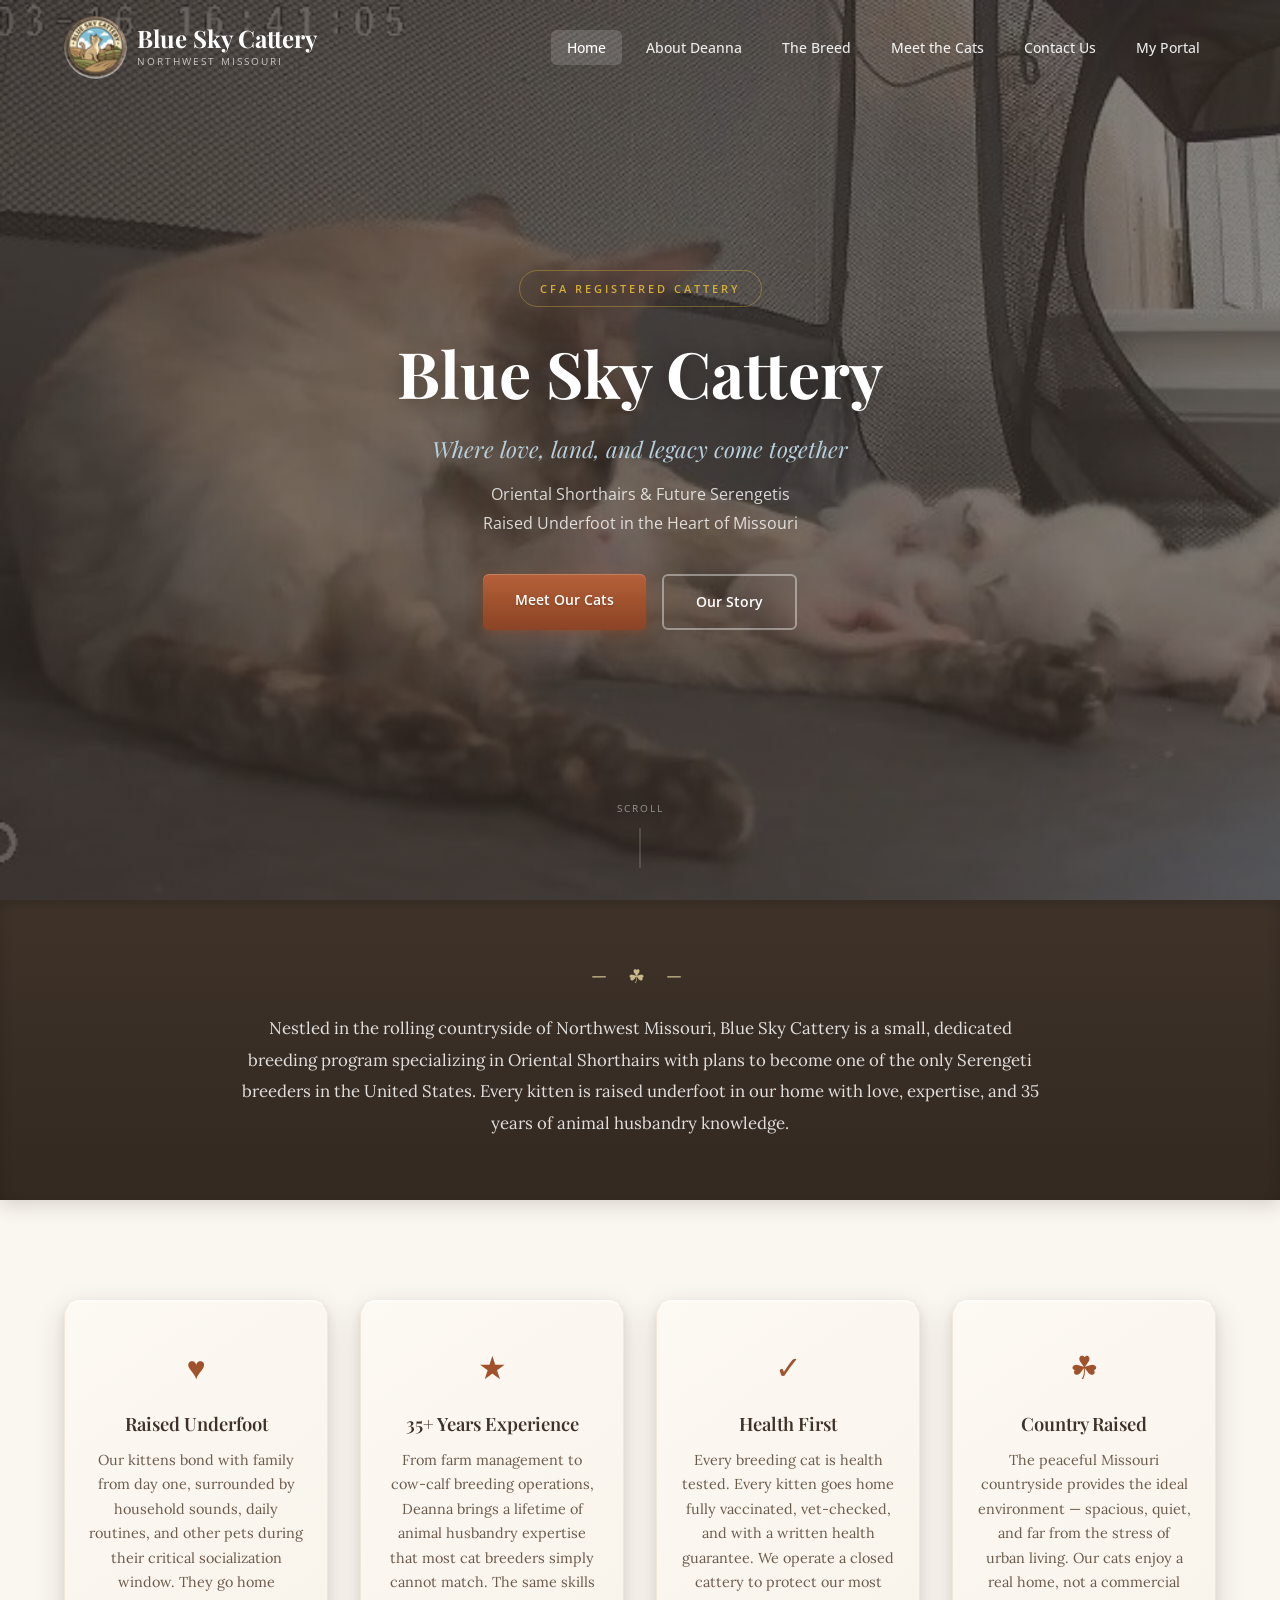
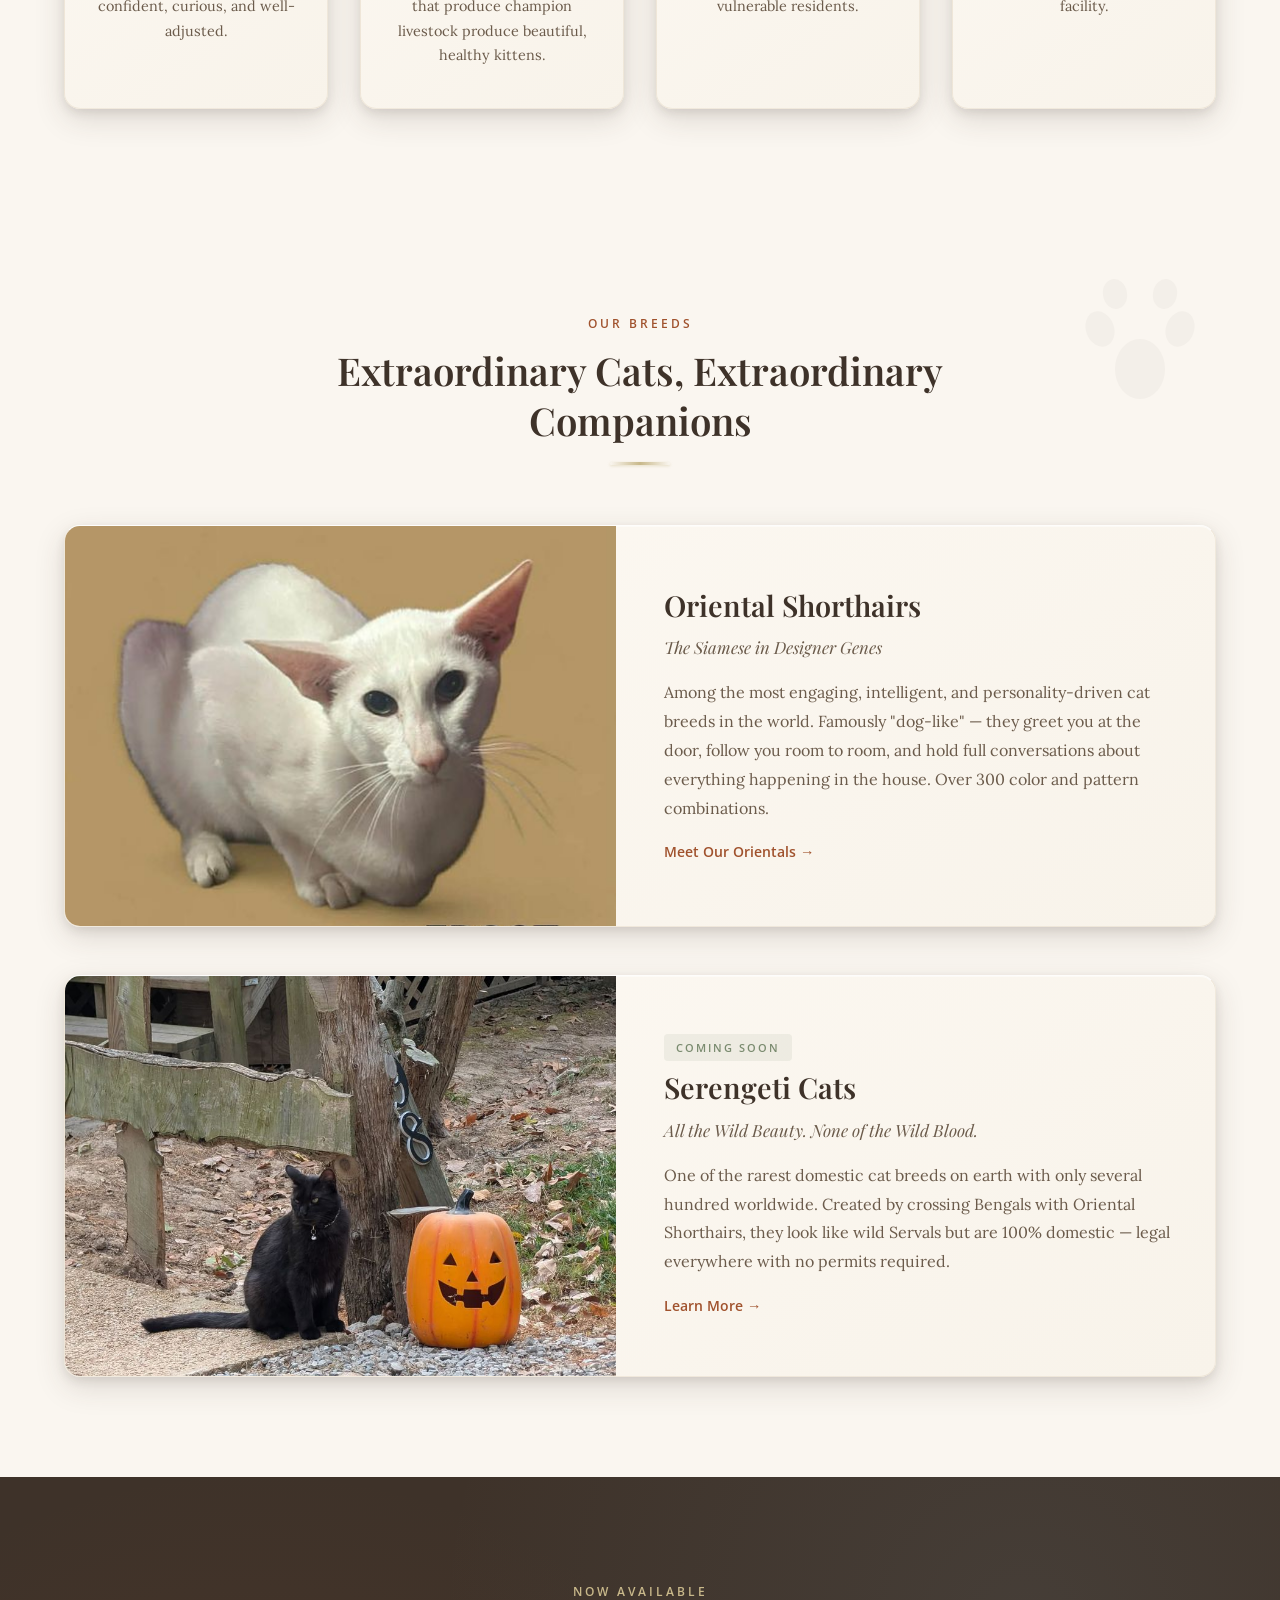
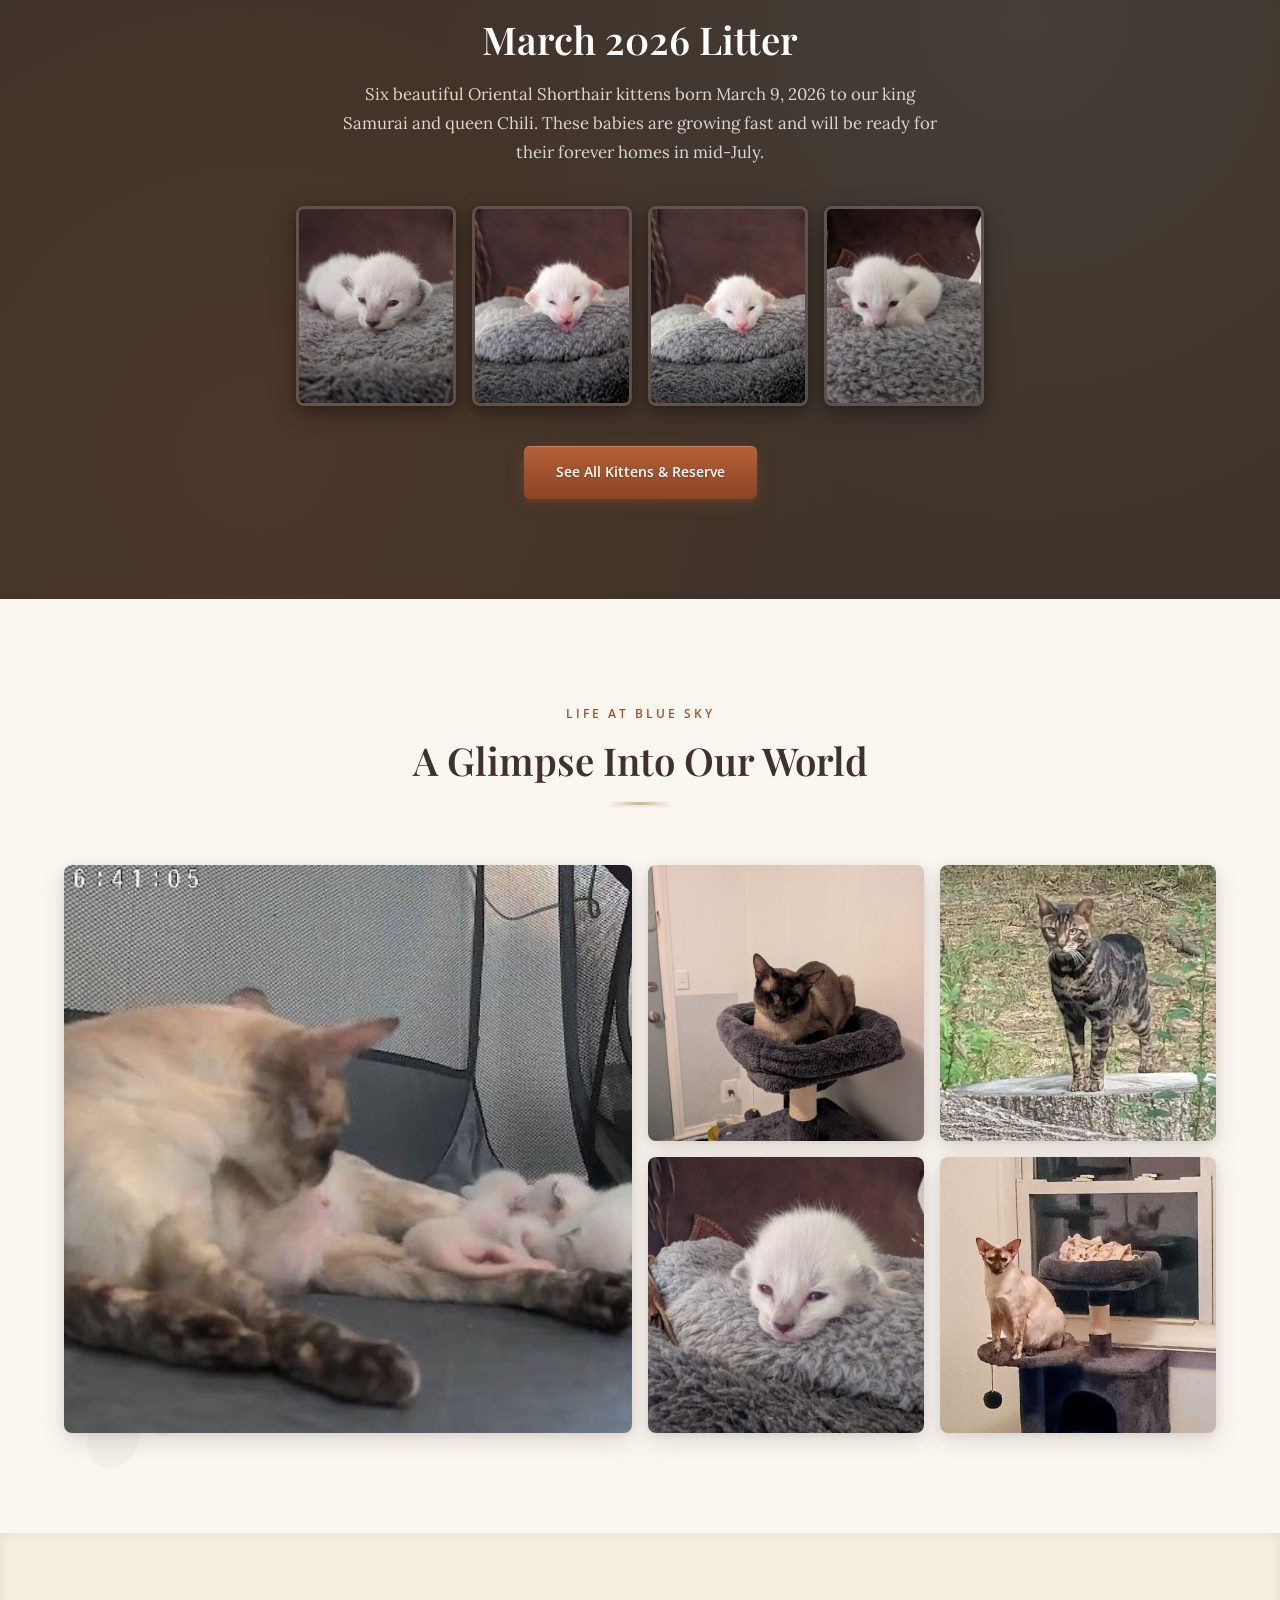
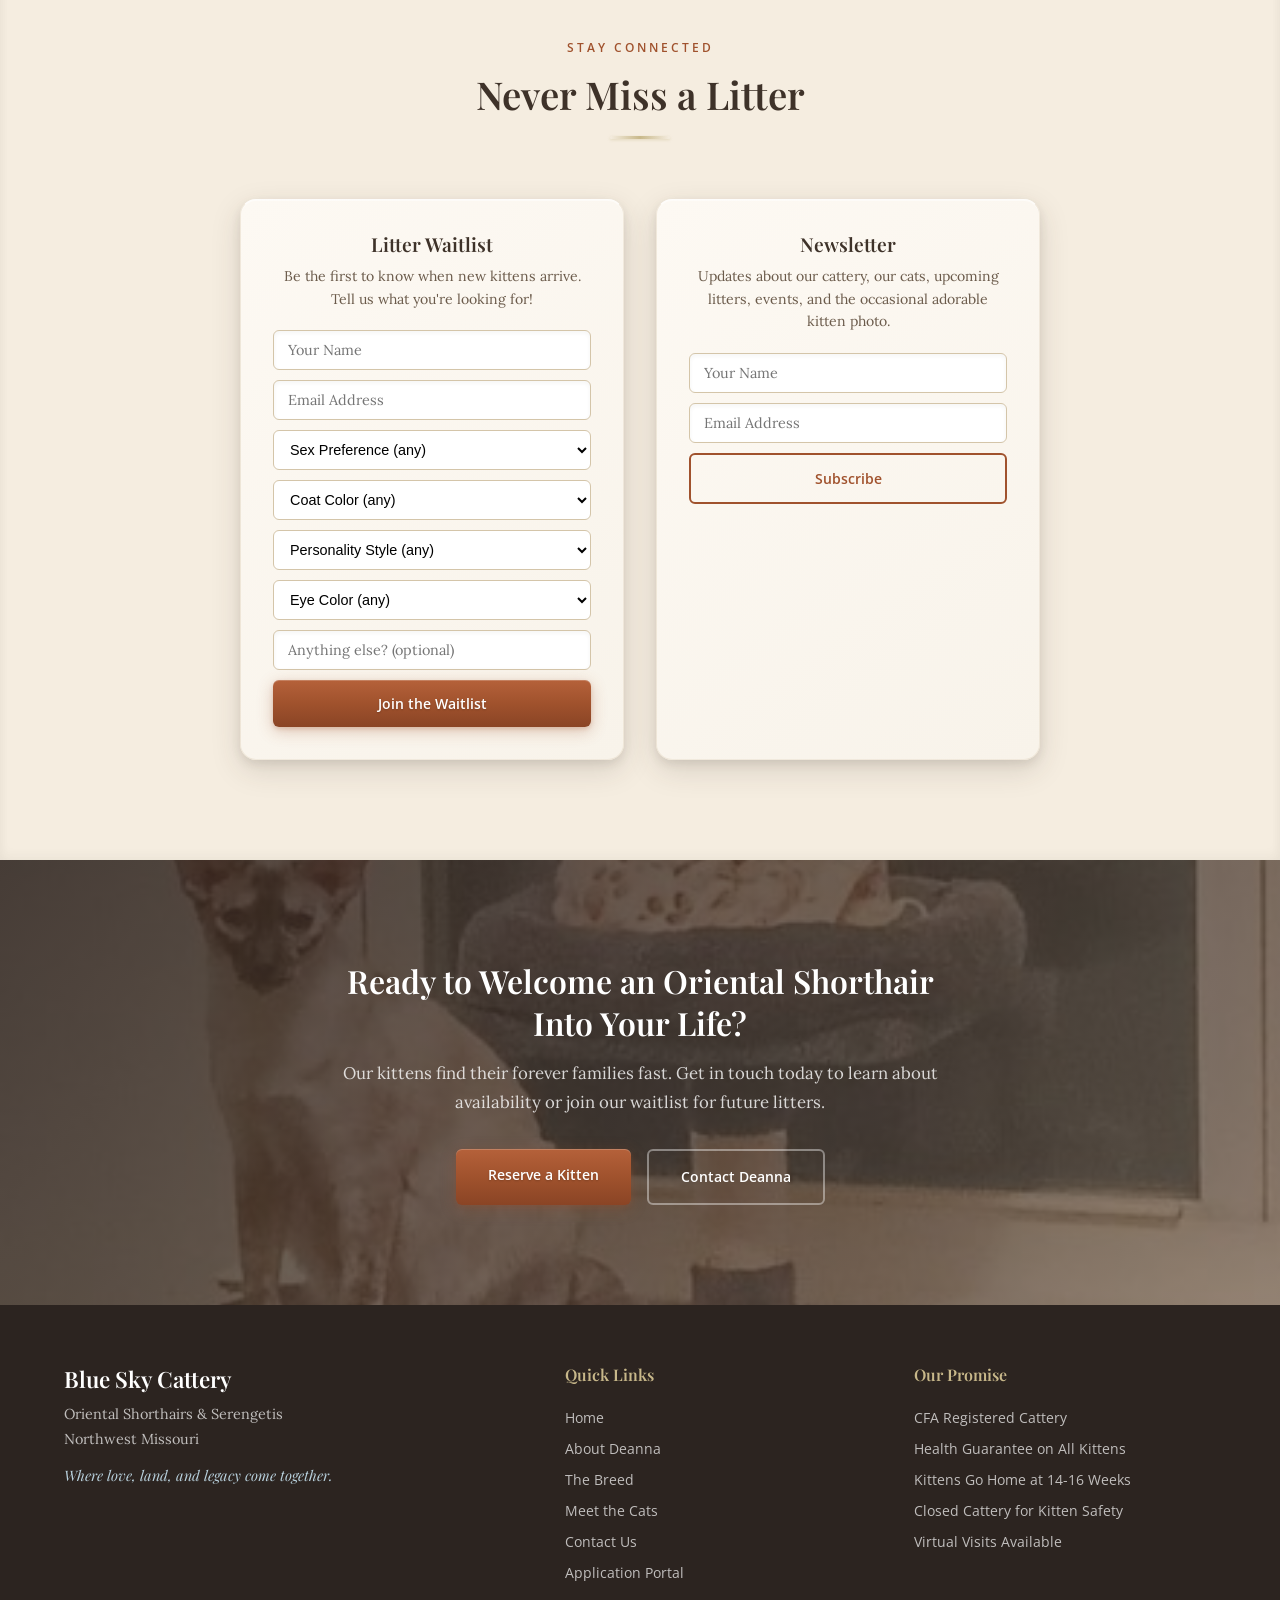
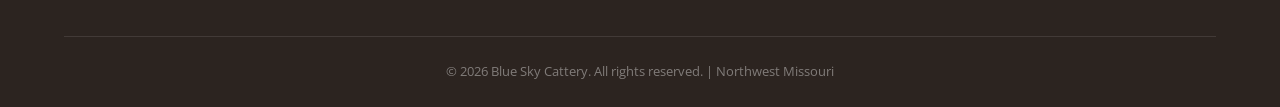
<file: index.html>
<!DOCTYPE html>
<html lang="en">
<head>
    <meta charset="UTF-8">
    <meta name="viewport" content="width=device-width, initial-scale=1.0">
    <title>Blue Sky Cattery | Oriental Shorthairs & Serengetis | Northwest Missouri</title>
    <meta name="description" content="Blue Sky Cattery — CFA-registered Oriental Shorthair and Serengeti breeder in Northwest Missouri. Home-raised kittens with 35+ years of animal husbandry expertise.">
    <meta name="robots" content="index, follow">
    <link rel="canonical" href="https://blueskycattery.com/">

    <!-- Open Graph -->
    <meta property="og:type" content="website">
    <meta property="og:site_name" content="Blue Sky Cattery">
    <meta property="og:title" content="Blue Sky Cattery | Oriental Shorthairs & Serengetis | Northwest Missouri">
    <meta property="og:description" content="CFA-registered Oriental Shorthair and Serengeti breeder in Northwest Missouri. Home-raised kittens with 35+ years of animal husbandry expertise.">
    <meta property="og:url" content="https://blueskycattery.com/">
    <meta property="og:image" content="https://blueskycattery.com/Images/1773698028925.jpg">

    <!-- Twitter Card -->
    <meta name="twitter:card" content="summary_large_image">
    <meta name="twitter:title" content="Blue Sky Cattery | Oriental Shorthairs & Serengetis | Northwest Missouri">
    <meta name="twitter:description" content="CFA-registered Oriental Shorthair and Serengeti breeder in Northwest Missouri. Home-raised kittens with 35+ years of animal husbandry expertise.">
    <meta name="twitter:image" content="https://blueskycattery.com/Images/1773698028925.jpg">

    <!-- Structured Data -->
    <script type="application/ld+json">
    {
      "@context": "https://schema.org",
      "@type": "LocalBusiness",
      "name": "Blue Sky Cattery",
      "description": "CFA-registered Oriental Shorthair and Serengeti breeder in Northwest Missouri. Home-raised kittens with 35+ years of animal husbandry expertise.",
      "url": "https://blueskycattery.com/",
      "image": "https://blueskycattery.com/Images/1773698028925.jpg",
      "email": "kittens@blueskycattery.com",
      "address": {
        "@type": "PostalAddress",
        "addressRegion": "MO",
        "addressCountry": "US"
      },
      "areaServed": "Northwest Missouri",
      "founder": {
        "@type": "Person",
        "name": "Deanna"
      },
      "sameAs": []
    }
    </script>

    <link rel="icon" href="data:image/svg+xml,<svg xmlns='http://www.w3.org/2000/svg' viewBox='0 0 100 100'><text y='.9em' font-size='90'>🐾</text></svg>">
    <link rel="preconnect" href="https://fonts.googleapis.com">
    <link rel="preconnect" href="https://fonts.gstatic.com" crossorigin>
    <link href="https://fonts.googleapis.com/css2?family=Playfair+Display:ital,wght@0,400;0,600;0,700;1,400&family=Lora:ital,wght@0,400;0,500;0,600;1,400&family=Open+Sans:wght@300;400;500;600&display=swap" rel="stylesheet">
    <link rel="stylesheet" href="styles.css">
</head>
<body>

    <!-- Navigation -->
    <nav class="navbar" id="navbar">
        <div class="nav-container">
            <a href="index.html" class="nav-logo"><img src="Images/Logo-nav.png" alt="Blue Sky Cattery Logo" class="nav-logo-img"><div class="nav-logo-text">
                <span class="logo-text">Blue Sky Cattery</span>
                <span class="logo-sub">Northwest Missouri</span>
            </div></a>
            <button class="nav-toggle" id="navToggle" aria-label="Toggle navigation">
                <span></span><span></span><span></span>
            </button>
            <ul class="nav-menu" id="navMenu">
                <li><a href="index.html" class="active">Home</a></li>
                <li><a href="about.html">About Deanna</a></li>
                <li><a href="breed.html">The Breed</a></li>
                <li><a href="cats.html">Meet the Cats</a></li>
                <li><a href="contact.html">Contact Us</a></li>
                <li><a href="https://portal.blueskycattery.com" class="nav-portal">My Portal</a></li>
            </ul>
        </div>
    </nav>

    <!-- Hero Section -->
    <header class="hero">
        <div class="hero-overlay"></div>
        <div class="hero-content">
            <div class="hero-badge">CFA Registered Cattery</div>
            <h1>Blue Sky Cattery</h1>
            <p class="hero-tagline">Where love, land, and legacy come together</p>
            <p class="hero-sub">Oriental Shorthairs & Future Serengetis<br>Raised Underfoot in the Heart of Missouri</p>
            <div class="hero-buttons">
                <a href="cats.html" class="btn btn-primary">Meet Our Cats</a>
                <a href="about.html" class="btn btn-secondary">Our Story</a>
            </div>
        </div>
        <div class="hero-scroll">
            <span>Scroll</span>
            <div class="scroll-line"></div>
        </div>
    </header>

    <!-- Welcome Banner -->
    <section class="welcome-banner">
        <div class="container">
            <div class="welcome-content">
                <div class="wheat-icon">&mdash; &#9752; &mdash;</div>
                <p>Nestled in the rolling countryside of Northwest Missouri, Blue Sky Cattery is a small, dedicated breeding program specializing in Oriental Shorthairs with plans to become one of the only Serengeti breeders in the United States. Every kitten is raised underfoot in our home with love, expertise, and 35 years of animal husbandry knowledge.</p>
            </div>
        </div>
    </section>

    <!-- Quick Feature Cards -->
    <section class="features section">
        <div class="container">
            <div class="features-grid">
                <div class="feature-card">
                    <div class="feature-icon">&#9829;</div>
                    <h2>Raised Underfoot</h2>
                    <p>Our kittens bond with family from day one, surrounded by household sounds, daily routines, and other pets during their critical socialization window. They go home confident, curious, and well-adjusted.</p>
                </div>
                <div class="feature-card">
                    <div class="feature-icon">&#9733;</div>
                    <h2>35+ Years Experience</h2>
                    <p>From farm management to cow-calf breeding operations, Deanna brings a lifetime of animal husbandry expertise that most cat breeders simply cannot match. The same skills that produce champion livestock produce beautiful, healthy kittens.</p>
                </div>
                <div class="feature-card">
                    <div class="feature-icon">&#10003;</div>
                    <h2>Health First</h2>
                    <p>Every breeding cat is health tested. Every kitten goes home fully vaccinated, vet-checked, and with a written health guarantee. We operate a closed cattery to protect our most vulnerable residents.</p>
                </div>
                <div class="feature-card">
                    <div class="feature-icon">&#9752;</div>
                    <h2>Country Raised</h2>
                    <p>The peaceful Missouri countryside provides the ideal environment &mdash; spacious, quiet, and far from the stress of urban living. Our cats enjoy a real home, not a commercial facility.</p>
                </div>
            </div>
        </div>
    </section>

    <!-- Breeds Preview -->
    <section class="breeds-preview section">
        <div class="container">
            <div class="section-header">
                <span class="section-tag">Our Breeds</span>
                <h2>Extraordinary Cats, Extraordinary Companions</h2>
                <div class="section-divider"></div>
            </div>

            <div class="breed-cards">
                <div class="breed-preview-card">
                    <div class="breed-preview-img">
                        <img src="Images/FB_IMG_1773780193087.jpg" alt="Frost - White Oriental Shorthair" loading="lazy">
                    </div>
                    <div class="breed-preview-info">
                        <h3>Oriental Shorthairs</h3>
                        <p class="breed-subtitle-sm">The Siamese in Designer Genes</p>
                        <p>Among the most engaging, intelligent, and personality-driven cat breeds in the world. Famously "dog-like" &mdash; they greet you at the door, follow you room to room, and hold full conversations about everything happening in the house. Over 300 color and pattern combinations.</p>
                        <a href="cats.html" class="btn btn-text">Meet Our Orientals &rarr;</a>
                    </div>
                </div>

                <div class="breed-preview-card">
                    <div class="breed-preview-img">
                        <img src="Images/FB_IMG_1773780398778.jpg" alt="Bengal - Future Serengeti Program" loading="lazy">
                    </div>
                    <div class="breed-preview-info">
                        <span class="coming-soon-tag">Coming Soon</span>
                        <h3>Serengeti Cats</h3>
                        <p class="breed-subtitle-sm">All the Wild Beauty. None of the Wild Blood.</p>
                        <p>One of the rarest domestic cat breeds on earth with only several hundred worldwide. Created by crossing Bengals with Oriental Shorthairs, they look like wild Servals but are 100% domestic &mdash; legal everywhere with no permits required.</p>
                        <a href="cats.html#serengeti" class="btn btn-text">Learn More &rarr;</a>
                    </div>
                </div>
            </div>
        </div>
    </section>

    <!-- Current Litter Teaser -->
    <section class="litter-teaser section">
        <div class="litter-teaser-bg"></div>
        <div class="container">
            <div class="litter-teaser-content">
                <span class="section-tag light">Now Available</span>
                <h2>March 2026 Litter</h2>
                <p>Six beautiful Oriental Shorthair kittens born March 9, 2026 to our king Samurai and queen Chili. These babies are growing fast and will be ready for their forever homes in mid-July.</p>
                <div class="litter-teaser-images">
                    <img src="Images/PXL_20260317_165644165.PORTRAIT.jpg" alt="Kitten portrait" loading="lazy">
                    <img src="Images/PXL_20260317_165713726.PORTRAIT.jpg" alt="Kitten portrait" loading="lazy">
                    <img src="Images/PXL_20260317_165715552.PORTRAIT.jpg" alt="Kitten portrait" loading="lazy">
                    <img src="Images/PXL_20260317_165941623.MP.jpg" alt="Kitten on blanket" loading="lazy">
                </div>
                <a href="cats.html#kittens" class="btn btn-primary">See All Kittens & Reserve</a>
            </div>
        </div>
    </section>

    <!-- Quick Gallery -->
    <section class="home-gallery section">
        <div class="container">
            <div class="section-header">
                <span class="section-tag">Life at Blue Sky</span>
                <h2>A Glimpse Into Our World</h2>
                <div class="section-divider"></div>
            </div>
            <div class="gallery-grid">
                <div class="gallery-item gallery-large">
                    <img src="Images/1773698028925.jpg" alt="Mama Chili nursing her kittens" loading="lazy">
                </div>
                <div class="gallery-item">
                    <img src="Images/FB_IMG_1773780370495.jpg" alt="Cat on cat tree" loading="lazy">
                </div>
                <div class="gallery-item">
                    <img src="Images/FB_IMG_1773780386597.jpg" alt="Siamese cat relaxing" loading="lazy">
                </div>
                <div class="gallery-item">
                    <img src="Images/PXL_20260317_170018958.jpg" alt="Kitten close-up" loading="lazy">
                </div>
                <div class="gallery-item">
                    <img src="Images/FB_IMG_1773780348936.jpg" alt="Oriental Shorthair on cat tree" loading="lazy">
                </div>
            </div>
        </div>
    </section>

    <!-- Signup -->
    <section class="signup-section section section-alt">
        <div class="container">
            <div class="section-header">
                <span class="section-tag">Stay Connected</span>
                <h2>Never Miss a Litter</h2>
                <div class="section-divider"></div>
            </div>
            <div class="signup-grid">
                <div class="signup-card">
                    <h3>Litter Waitlist</h3>
                    <p>Be the first to know when new kittens arrive. Tell us what you're looking for!</p>
                    <form class="signup-form" onsubmit="return submitSignup(event, 'waitlist')">
                        <input type="text" name="name" placeholder="Your Name" required>
                        <input type="email" name="email" placeholder="Email Address" required>
                        <select name="sex_preference" style="width:100%;padding:10px 12px;border:1px solid #D4C5A9;border-radius:6px;font-size:.9rem;margin-bottom:10px;background:#fff">
                            <option value="">Sex Preference (any)</option>
                            <option value="male">Male</option>
                            <option value="female">Female</option>
                            <option value="no_preference">No Preference</option>
                        </select>
                        <select name="color_preference" style="width:100%;padding:10px 12px;border:1px solid #D4C5A9;border-radius:6px;font-size:.9rem;margin-bottom:10px;background:#fff">
                            <option value="">Coat Color (any)</option>
                            <optgroup label="Solid Colors">
                                <option value="black">Black / Ebony</option>
                                <option value="white">White</option>
                                <option value="grey">Grey (Blue)</option>
                                <option value="chocolate">Chocolate / Brown</option>
                                <option value="cinnamon">Cinnamon / Warm Brown</option>
                                <option value="cream">Cream / Buff</option>
                                <option value="red">Red / Orange</option>
                                <option value="lavender">Lavender / Lilac</option>
                            </optgroup>
                            <optgroup label="Patterns &amp; Markings">
                                <option value="striped">Striped / Tabby</option>
                                <option value="spotted">Spotted</option>
                                <option value="tuxedo">Tuxedo (black &amp; white)</option>
                                <option value="boots">Boots / Mittens (white paws)</option>
                                <option value="bicolor">Bicolor / Patches</option>
                                <option value="colorpoint">Siamese Points (dark face, ears, paws)</option>
                                <option value="tortie">Tortoiseshell / Calico</option>
                                <option value="smoke">Smoke (dark tips, light roots)</option>
                            </optgroup>
                            <option value="no_preference">No Preference &mdash; I love them all</option>
                        </select>
                        <select name="temperament_preference" style="width:100%;padding:10px 12px;border:1px solid #D4C5A9;border-radius:6px;font-size:.9rem;margin-bottom:10px;background:#fff">
                            <option value="">Personality Style (any)</option>
                            <option value="social_butterfly">Social Butterfly &mdash; loves everyone, greets every guest</option>
                            <option value="velcro">Velcro Cat &mdash; your shadow, bonded to their person</option>
                            <option value="playful">Chaos Agent &mdash; high energy, into everything, zero chill</option>
                            <option value="calm">Zen Master &mdash; relaxed, gentle, unbothered by life</option>
                            <option value="vocal">The Commentator &mdash; has opinions about everything, loudly</option>
                            <option value="sassy">The Diva &mdash; independent, dramatic, runs the house</option>
                            <option value="selective">Selective Socializer &mdash; loyal to their people, suspicious of strangers</option>
                            <option value="curious">The Inspector &mdash; investigates everything, must know all secrets</option>
                            <option value="moody">The Brooder &mdash; deep feelings, occasional attitude, secretly sweet</option>
                            <option value="no_preference">Surprise Me &mdash; I'll love whoever picks me</option>
                        </select>
                        <select name="eye_color_preference" style="width:100%;padding:10px 12px;border:1px solid #D4C5A9;border-radius:6px;font-size:.9rem;margin-bottom:10px;background:#fff">
                            <option value="">Eye Color (any)</option>
                            <option value="green">Green</option>
                            <option value="blue">Blue</option>
                            <option value="gold">Gold / Amber</option>
                            <option value="copper">Copper</option>
                            <option value="odd_eyed">Odd-Eyed (two different colors)</option>
                            <option value="no_preference">No Preference</option>
                        </select>
                        <input type="text" name="other_preference" placeholder="Anything else? (optional)" style="margin-bottom:10px">
                        <button type="submit" class="btn btn-primary" style="width:100%">Join the Waitlist</button>
                    </form>
                </div>
                <div class="signup-card">
                    <h3>Newsletter</h3>
                    <p>Updates about our cattery, our cats, upcoming litters, events, and the occasional adorable kitten photo.</p>
                    <form class="signup-form" onsubmit="return submitSignup(event, 'newsletter')">
                        <input type="text" name="name" placeholder="Your Name" required>
                        <input type="email" name="email" placeholder="Email Address" required>
                        <button type="submit" class="btn btn-secondary" style="width:100%;border-color:var(--color-rust);color:var(--color-rust)">Subscribe</button>
                    </form>
                </div>
            </div>
        </div>
    </section>

    <!-- CTA -->
    <section class="cta section">
        <div class="container">
            <div class="cta-content">
                <h2>Ready to Welcome an Oriental Shorthair Into Your Life?</h2>
                <p>Our kittens find their forever families fast. Get in touch today to learn about availability or join our waitlist for future litters.</p>
                <div class="cta-buttons">
                    <a href="cats.html#kittens" class="btn btn-primary">Reserve a Kitten</a>
                    <a href="contact.html" class="btn btn-secondary">Contact Deanna</a>
                </div>
            </div>
        </div>
    </section>

    <!-- Footer -->
    <footer class="footer">
        <div class="container">
            <div class="footer-grid">
                <div class="footer-brand">
                    <h3>Blue Sky Cattery</h3>
                    <p>Oriental Shorthairs & Serengetis<br>Northwest Missouri</p>
                    <p class="footer-tagline">Where love, land, and legacy come together.</p>
                </div>
                <div class="footer-links">
                    <h4>Quick Links</h4>
                    <ul>
                        <li><a href="index.html">Home</a></li>
                        <li><a href="about.html">About Deanna</a></li>
                        <li><a href="breed.html">The Breed</a></li>
                        <li><a href="cats.html">Meet the Cats</a></li>
                        <li><a href="contact.html">Contact Us</a></li>
                        <li><a href="https://portal.blueskycattery.com">Application Portal</a></li>
                    </ul>
                </div>
                <div class="footer-info">
                    <h4>Our Promise</h4>
                    <ul>
                        <li>CFA Registered Cattery</li>
                        <li>Health Guarantee on All Kittens</li>
                        <li>Kittens Go Home at 14-16 Weeks</li>
                        <li>Closed Cattery for Kitten Safety</li>
                        <li>Virtual Visits Available</li>
                    </ul>
                </div>
            </div>
            <div class="footer-bottom">
                <p>&copy; 2026 Blue Sky Cattery. All rights reserved. | Northwest Missouri</p>
            </div>
        </div>
    </footer>

    <script src="script.js?v=19"></script>

</body>
</html>
</file>
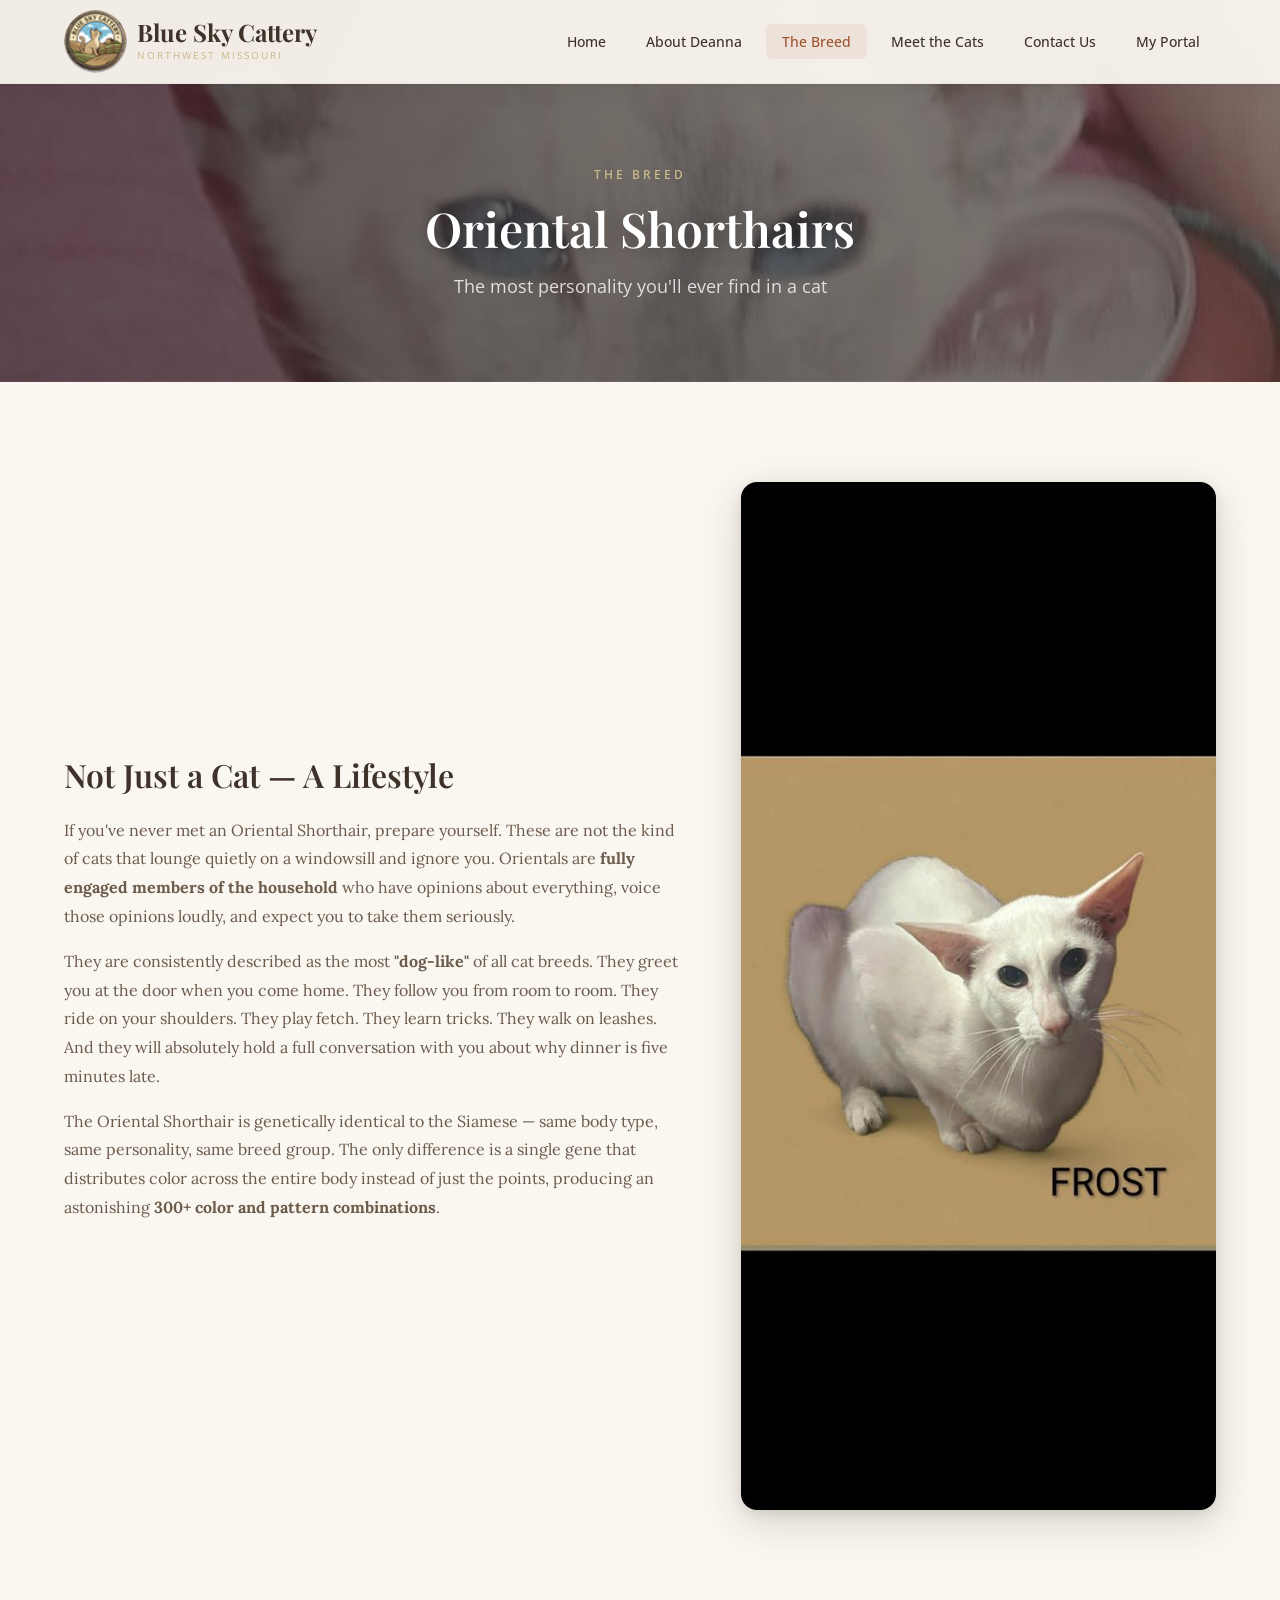
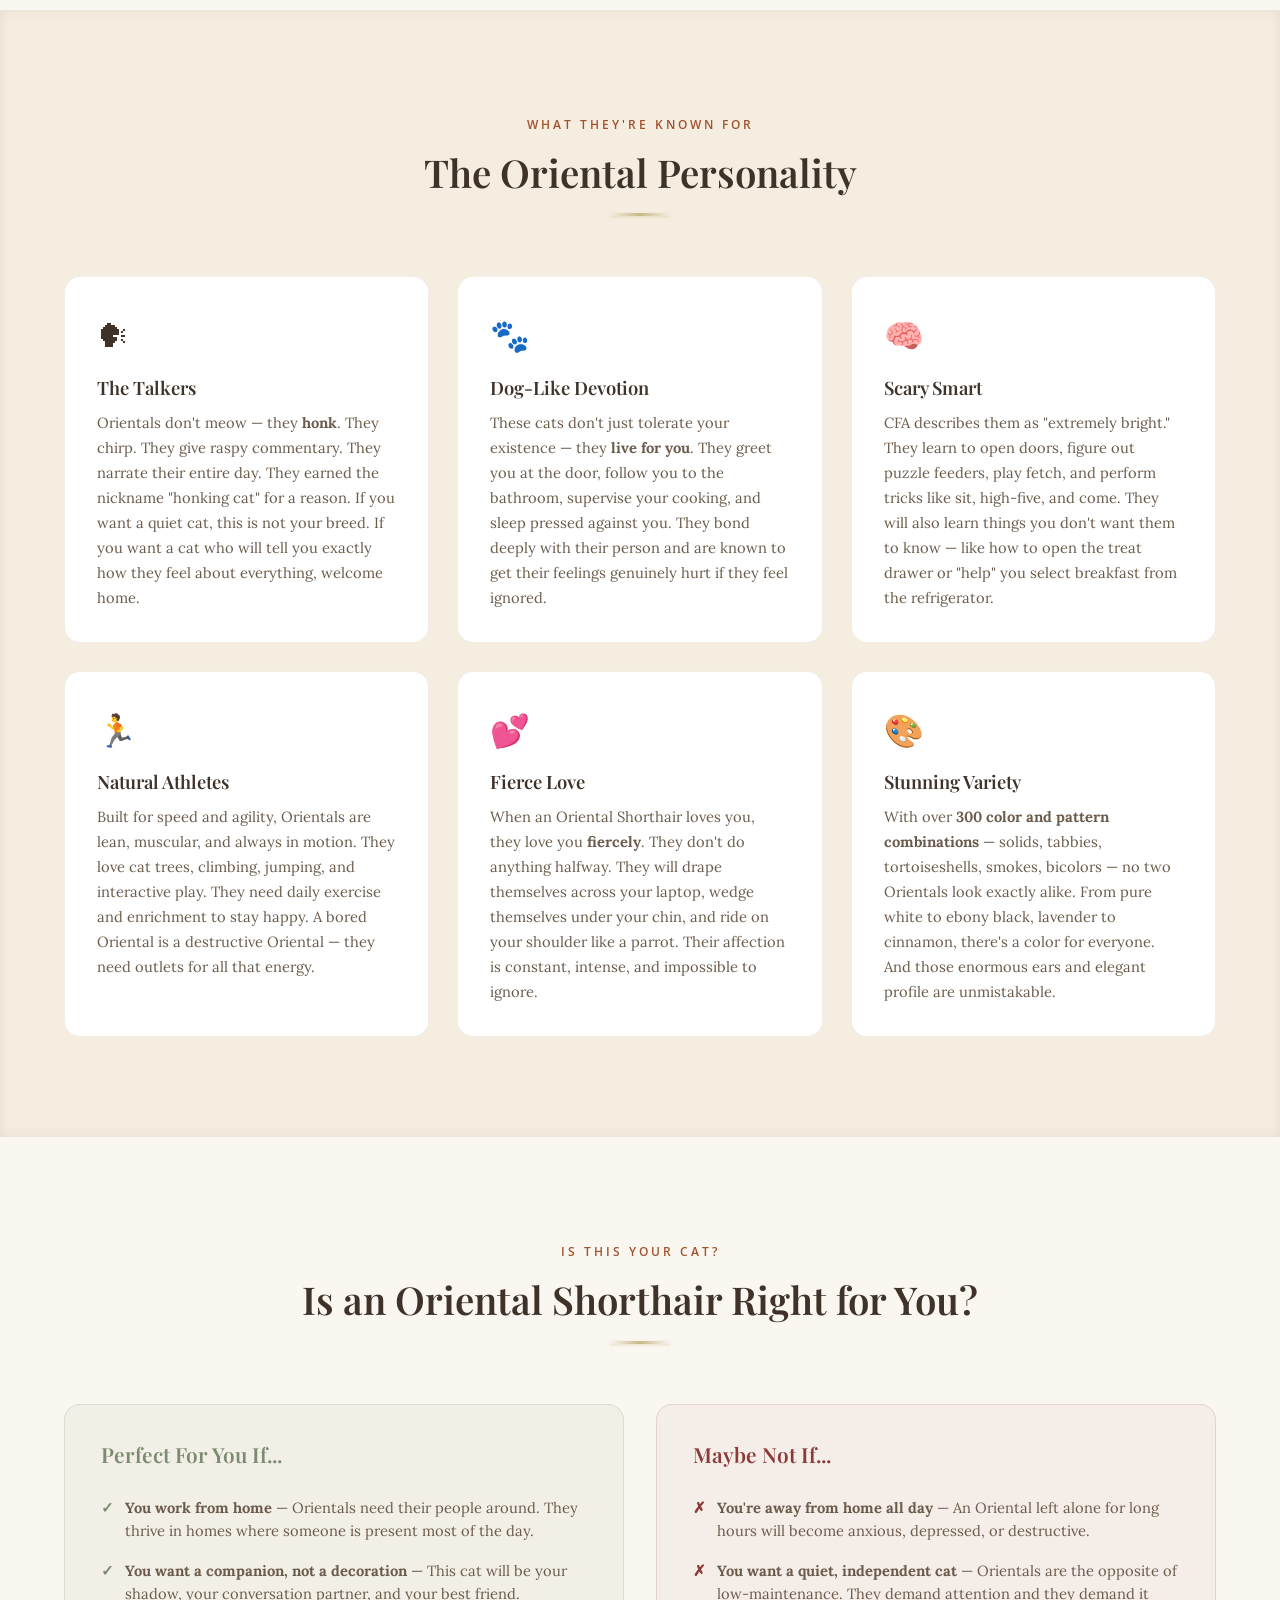
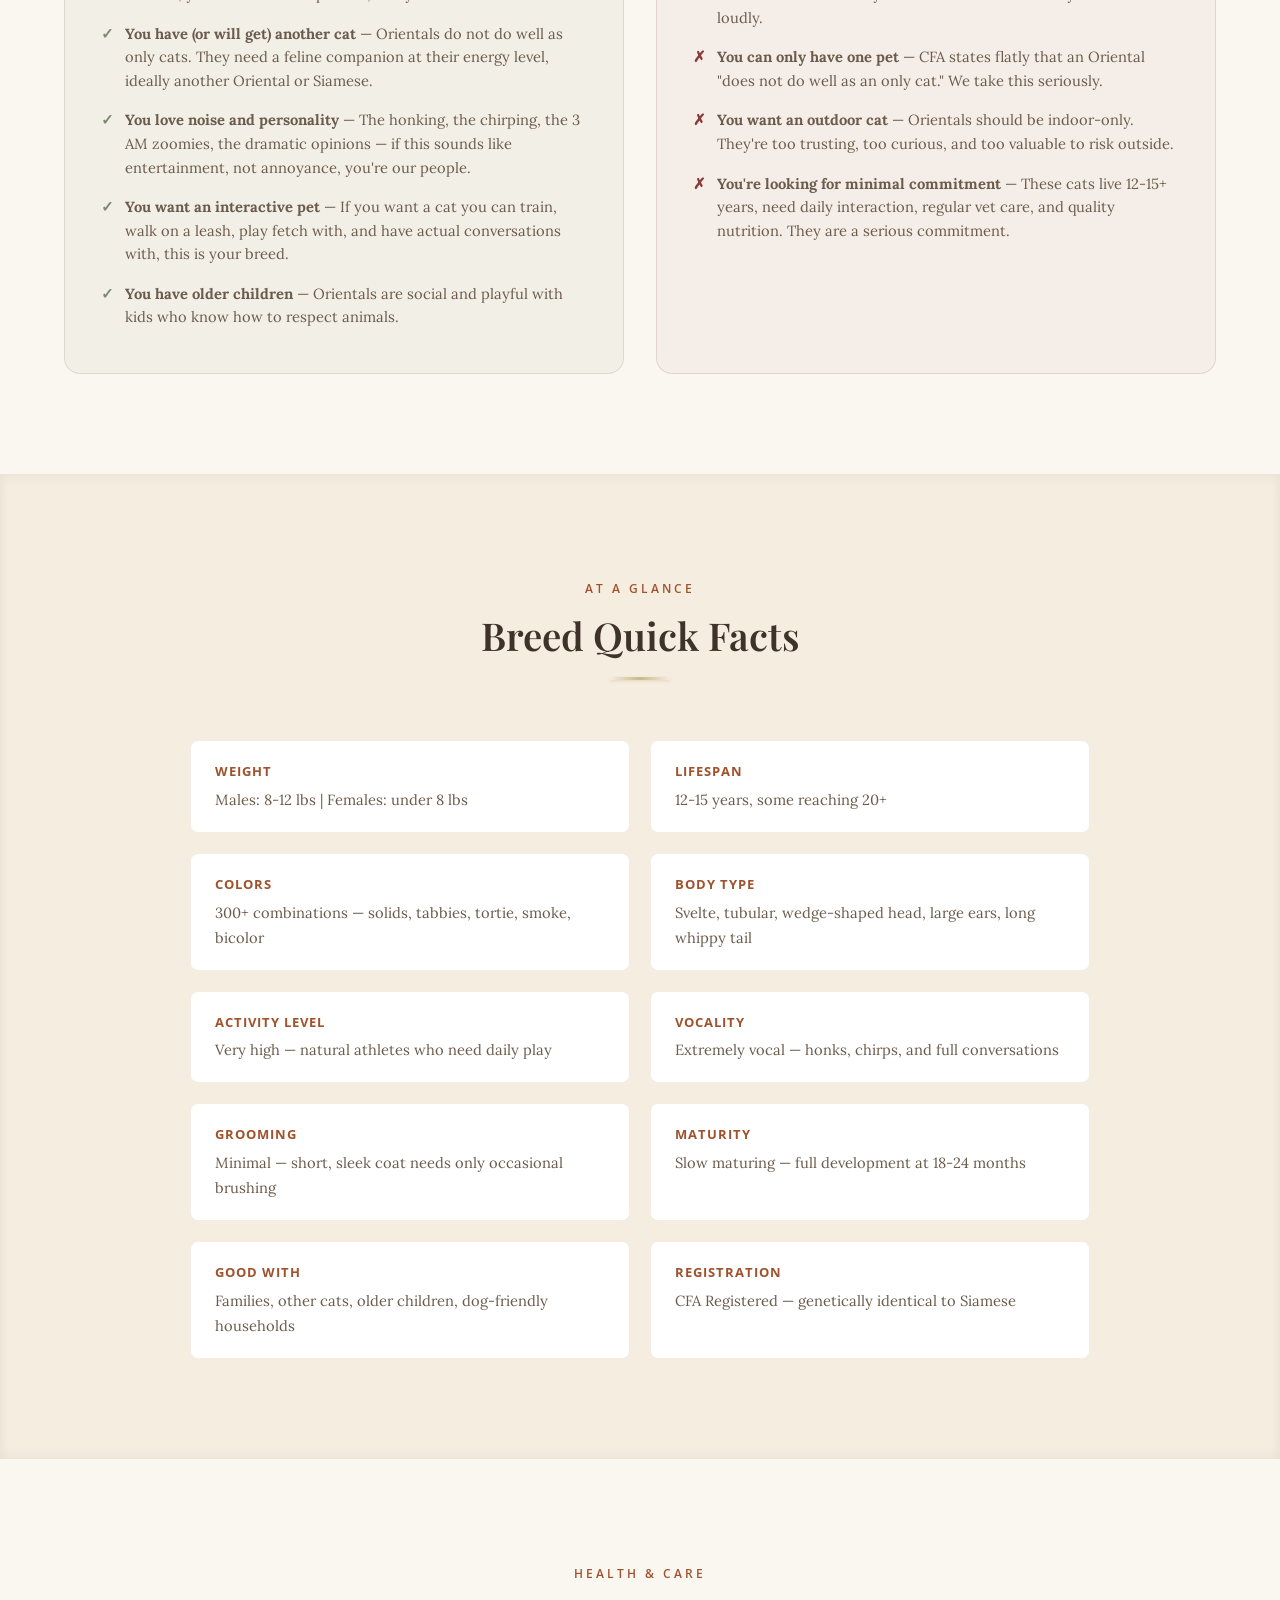
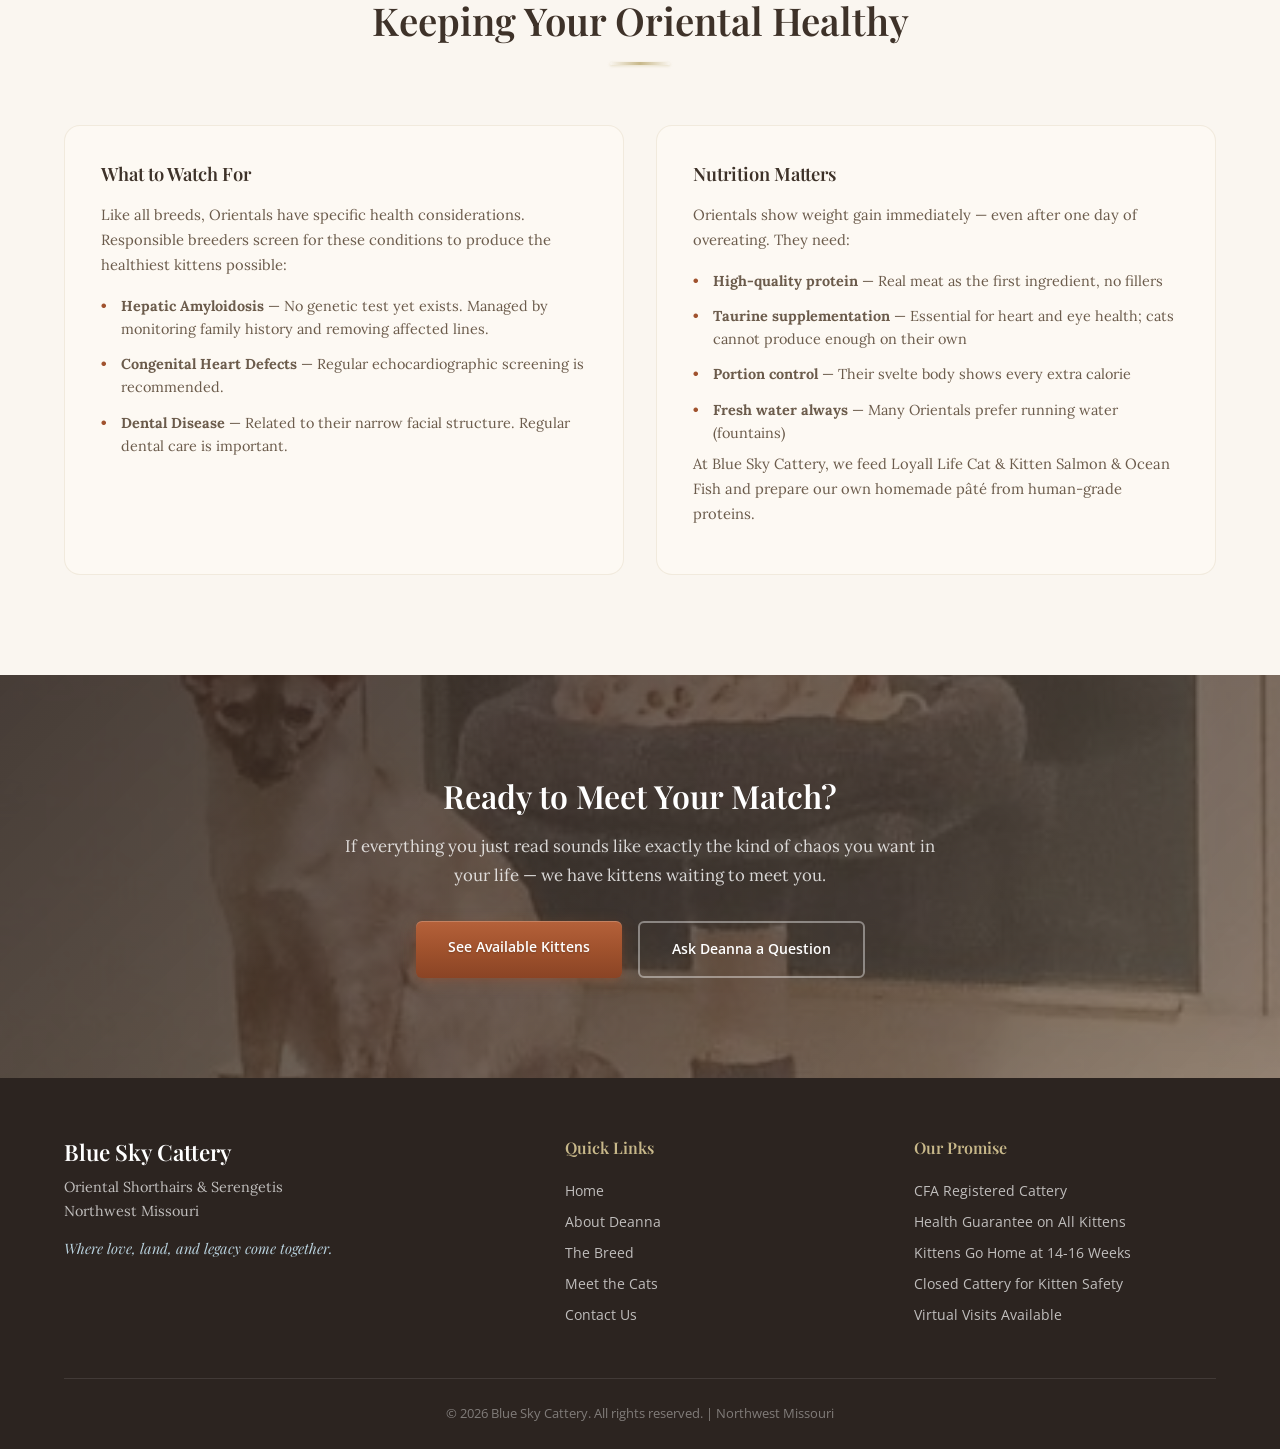
<file: breed.html>
<!DOCTYPE html>
<html lang="en">
<head>
    <meta charset="UTF-8">
    <meta name="viewport" content="width=device-width, initial-scale=1.0">
    <title>Oriental Shorthair Breed Guide | Blue Sky Cattery | Northwest Missouri</title>
    <meta name="description" content="Everything you need to know about Oriental Shorthair cats — personality, traits, care, and why they might be the perfect breed for you. From Blue Sky Cattery in Northwest Missouri.">
    <meta name="robots" content="index, follow">
    <link rel="canonical" href="https://blueskycattery.com/breed.html">

    <!-- Open Graph -->
    <meta property="og:type" content="website">
    <meta property="og:site_name" content="Blue Sky Cattery">
    <meta property="og:title" content="Oriental Shorthair Breed Guide | Blue Sky Cattery">
    <meta property="og:description" content="Everything you need to know about Oriental Shorthair cats — personality, traits, care, and why they might be the perfect breed for you.">
    <meta property="og:url" content="https://blueskycattery.com/breed.html">
    <meta property="og:image" content="https://blueskycattery.com/Images/1773698028925.jpg">

    <!-- Twitter Card -->
    <meta name="twitter:card" content="summary_large_image">
    <meta name="twitter:title" content="Oriental Shorthair Breed Guide | Blue Sky Cattery">
    <meta name="twitter:description" content="Everything you need to know about Oriental Shorthair cats — personality, traits, care, and why they might be the perfect breed for you.">
    <meta name="twitter:image" content="https://blueskycattery.com/Images/1773698028925.jpg">

    <!-- Structured Data -->
    <script type="application/ld+json">
    {
      "@context": "https://schema.org",
      "@type": "Article",
      "name": "Oriental Shorthair Breed Guide",
      "description": "A complete guide to Oriental Shorthair cats — personality, care, health, and whether this breed is right for you.",
      "url": "https://blueskycattery.com/breed.html",
      "publisher": {
        "@type": "LocalBusiness",
        "name": "Blue Sky Cattery",
        "url": "https://blueskycattery.com/"
      }
    }
    </script>

    <link rel="icon" href="data:image/svg+xml,<svg xmlns='http://www.w3.org/2000/svg' viewBox='0 0 100 100'><text y='.9em' font-size='90'>🐾</text></svg>">
    <link rel="preconnect" href="https://fonts.googleapis.com">
    <link rel="preconnect" href="https://fonts.gstatic.com" crossorigin>
    <link href="https://fonts.googleapis.com/css2?family=Playfair+Display:ital,wght@0,400;0,600;0,700;1,400&family=Lora:ital,wght@0,400;0,500;0,600;1,400&family=Open+Sans:wght@300;400;500;600&display=swap" rel="stylesheet">
    <link rel="stylesheet" href="styles.css">
</head>
<body>

    <!-- Navigation -->
    <nav class="navbar navbar-solid" id="navbar">
        <div class="nav-container">
            <a href="index.html" class="nav-logo"><img src="Images/Logo-nav.png" alt="Blue Sky Cattery Logo" class="nav-logo-img"><div class="nav-logo-text">
                <span class="logo-text">Blue Sky Cattery</span>
                <span class="logo-sub">Northwest Missouri</span></div>
            </a>
            <button class="nav-toggle" id="navToggle" aria-label="Toggle navigation">
                <span></span><span></span><span></span>
            </button>
            <ul class="nav-menu" id="navMenu">
                <li><a href="index.html">Home</a></li>
                <li><a href="about.html">About Deanna</a></li>
                <li><a href="breed.html" class="active">The Breed</a></li>
                <li><a href="cats.html">Meet the Cats</a></li>
                <li><a href="contact.html">Contact Us</a></li>
                <li><a href="https://portal.blueskycattery.com" class="nav-portal">My Portal</a></li>
            </ul>
        </div>
    </nav>

    <!-- Page Header -->
    <header class="page-header page-header-breed">
        <div class="page-header-overlay"></div>
        <div class="container">
            <span class="section-tag light">The Breed</span>
            <h1>Oriental Shorthairs</h1>
            <p>The most personality you'll ever find in a cat</p>
        </div>
    </header>

    <!-- Intro -->
    <section class="breed-intro section">
        <div class="container">
            <div class="breed-intro-grid">
                <div class="breed-intro-text">
                    <h2>Not Just a Cat &mdash; A Lifestyle</h2>
                    <p>If you've never met an Oriental Shorthair, prepare yourself. These are not the kind of cats that lounge quietly on a windowsill and ignore you. Orientals are <strong>fully engaged members of the household</strong> who have opinions about everything, voice those opinions loudly, and expect you to take them seriously.</p>
                    <p>They are consistently described as the most <strong>"dog-like"</strong> of all cat breeds. They greet you at the door when you come home. They follow you from room to room. They ride on your shoulders. They play fetch. They learn tricks. They walk on leashes. And they will absolutely hold a full conversation with you about why dinner is five minutes late.</p>
                    <p>The Oriental Shorthair is genetically identical to the Siamese &mdash; same body type, same personality, same breed group. The only difference is a single gene that distributes color across the entire body instead of just the points, producing an astonishing <strong>300+ color and pattern combinations</strong>.</p>
                </div>
                <div class="breed-intro-image">
                    <img src="Images/FB_IMG_1773780193087.jpg" alt="Frost - White Oriental Shorthair" loading="lazy">
                </div>
            </div>
        </div>
    </section>

    <!-- Known For -->
    <section class="breed-known section section-alt">
        <div class="container">
            <div class="section-header">
                <span class="section-tag">What They're Known For</span>
                <h2>The Oriental Personality</h2>
                <div class="section-divider"></div>
            </div>

            <div class="trait-grid">
                <div class="trait-card">
                    <div class="trait-card-icon">&#128483;</div>
                    <h3>The Talkers</h3>
                    <p>Orientals don't meow &mdash; they <strong>honk</strong>. They chirp. They give raspy commentary. They narrate their entire day. They earned the nickname "honking cat" for a reason. If you want a quiet cat, this is not your breed. If you want a cat who will tell you exactly how they feel about everything, welcome home.</p>
                </div>
                <div class="trait-card">
                    <div class="trait-card-icon">&#128062;</div>
                    <h3>Dog-Like Devotion</h3>
                    <p>These cats don't just tolerate your existence &mdash; they <strong>live for you</strong>. They greet you at the door, follow you to the bathroom, supervise your cooking, and sleep pressed against you. They bond deeply with their person and are known to get their feelings genuinely hurt if they feel ignored.</p>
                </div>
                <div class="trait-card">
                    <div class="trait-card-icon">&#129504;</div>
                    <h3>Scary Smart</h3>
                    <p>CFA describes them as "extremely bright." They learn to open doors, figure out puzzle feeders, play fetch, and perform tricks like sit, high-five, and come. They will also learn things you don't want them to know &mdash; like how to open the treat drawer or "help" you select breakfast from the refrigerator.</p>
                </div>
                <div class="trait-card">
                    <div class="trait-card-icon">&#127939;</div>
                    <h3>Natural Athletes</h3>
                    <p>Built for speed and agility, Orientals are lean, muscular, and always in motion. They love cat trees, climbing, jumping, and interactive play. They need daily exercise and enrichment to stay happy. A bored Oriental is a destructive Oriental &mdash; they need outlets for all that energy.</p>
                </div>
                <div class="trait-card">
                    <div class="trait-card-icon">&#128149;</div>
                    <h3>Fierce Love</h3>
                    <p>When an Oriental Shorthair loves you, they love you <strong>fiercely</strong>. They don't do anything halfway. They will drape themselves across your laptop, wedge themselves under your chin, and ride on your shoulder like a parrot. Their affection is constant, intense, and impossible to ignore.</p>
                </div>
                <div class="trait-card">
                    <div class="trait-card-icon">&#127912;</div>
                    <h3>Stunning Variety</h3>
                    <p>With over <strong>300 color and pattern combinations</strong> &mdash; solids, tabbies, tortoiseshells, smokes, bicolors &mdash; no two Orientals look exactly alike. From pure white to ebony black, lavender to cinnamon, there's a color for everyone. And those enormous ears and elegant profile are unmistakable.</p>
                </div>
            </div>
        </div>
    </section>

    <!-- Is This Breed Right For You -->
    <section class="breed-match section">
        <div class="container">
            <div class="section-header">
                <span class="section-tag">Is This Your Cat?</span>
                <h2>Is an Oriental Shorthair Right for You?</h2>
                <div class="section-divider"></div>
            </div>

            <div class="match-grid">
                <div class="match-card match-yes">
                    <h3>Perfect For You If...</h3>
                    <ul>
                        <li><strong>You work from home</strong> &mdash; Orientals need their people around. They thrive in homes where someone is present most of the day.</li>
                        <li><strong>You want a companion, not a decoration</strong> &mdash; This cat will be your shadow, your conversation partner, and your best friend.</li>
                        <li><strong>You have (or will get) another cat</strong> &mdash; Orientals do not do well as only cats. They need a feline companion at their energy level, ideally another Oriental or Siamese.</li>
                        <li><strong>You love noise and personality</strong> &mdash; The honking, the chirping, the 3 AM zoomies, the dramatic opinions &mdash; if this sounds like entertainment, not annoyance, you're our people.</li>
                        <li><strong>You want an interactive pet</strong> &mdash; If you want a cat you can train, walk on a leash, play fetch with, and have actual conversations with, this is your breed.</li>
                        <li><strong>You have older children</strong> &mdash; Orientals are social and playful with kids who know how to respect animals.</li>
                    </ul>
                </div>
                <div class="match-card match-no">
                    <h3>Maybe Not If...</h3>
                    <ul>
                        <li><strong>You're away from home all day</strong> &mdash; An Oriental left alone for long hours will become anxious, depressed, or destructive.</li>
                        <li><strong>You want a quiet, independent cat</strong> &mdash; Orientals are the opposite of low-maintenance. They demand attention and they demand it loudly.</li>
                        <li><strong>You can only have one pet</strong> &mdash; CFA states flatly that an Oriental "does not do well as an only cat." We take this seriously.</li>
                        <li><strong>You want an outdoor cat</strong> &mdash; Orientals should be indoor-only. They're too trusting, too curious, and too valuable to risk outside.</li>
                        <li><strong>You're looking for minimal commitment</strong> &mdash; These cats live 12-15+ years, need daily interaction, regular vet care, and quality nutrition. They are a serious commitment.</li>
                    </ul>
                </div>
            </div>
        </div>
    </section>

    <!-- Quick Facts -->
    <section class="breed-facts section section-alt">
        <div class="container">
            <div class="section-header">
                <span class="section-tag">At a Glance</span>
                <h2>Breed Quick Facts</h2>
                <div class="section-divider"></div>
            </div>

            <div class="facts-grid">
                <div class="fact-item">
                    <strong>Weight</strong>
                    <span>Males: 8-12 lbs | Females: under 8 lbs</span>
                </div>
                <div class="fact-item">
                    <strong>Lifespan</strong>
                    <span>12-15 years, some reaching 20+</span>
                </div>
                <div class="fact-item">
                    <strong>Colors</strong>
                    <span>300+ combinations &mdash; solids, tabbies, tortie, smoke, bicolor</span>
                </div>
                <div class="fact-item">
                    <strong>Body Type</strong>
                    <span>Svelte, tubular, wedge-shaped head, large ears, long whippy tail</span>
                </div>
                <div class="fact-item">
                    <strong>Activity Level</strong>
                    <span>Very high &mdash; natural athletes who need daily play</span>
                </div>
                <div class="fact-item">
                    <strong>Vocality</strong>
                    <span>Extremely vocal &mdash; honks, chirps, and full conversations</span>
                </div>
                <div class="fact-item">
                    <strong>Grooming</strong>
                    <span>Minimal &mdash; short, sleek coat needs only occasional brushing</span>
                </div>
                <div class="fact-item">
                    <strong>Maturity</strong>
                    <span>Slow maturing &mdash; full development at 18-24 months</span>
                </div>
                <div class="fact-item">
                    <strong>Good With</strong>
                    <span>Families, other cats, older children, dog-friendly households</span>
                </div>
                <div class="fact-item">
                    <strong>Registration</strong>
                    <span>CFA Registered &mdash; genetically identical to Siamese</span>
                </div>
            </div>
        </div>
    </section>

    <!-- Health Section -->
    <section class="breed-health section">
        <div class="container">
            <div class="section-header">
                <span class="section-tag">Health & Care</span>
                <h2>Keeping Your Oriental Healthy</h2>
                <div class="section-divider"></div>
            </div>

            <div class="health-grid">
                <div class="health-card">
                    <h3>What to Watch For</h3>
                    <p>Like all breeds, Orientals have specific health considerations. Responsible breeders screen for these conditions to produce the healthiest kittens possible:</p>
                    <ul>
                        <li><strong>Hepatic Amyloidosis</strong> &mdash; No genetic test yet exists. Managed by monitoring family history and removing affected lines.</li>
                        <li><strong>Congenital Heart Defects</strong> &mdash; Regular echocardiographic screening is recommended.</li>
                        <li><strong>Dental Disease</strong> &mdash; Related to their narrow facial structure. Regular dental care is important.</li>
                    </ul>
                </div>
                <div class="health-card">
                    <h3>Nutrition Matters</h3>
                    <p>Orientals show weight gain immediately &mdash; even after one day of overeating. They need:</p>
                    <ul>
                        <li><strong>High-quality protein</strong> &mdash; Real meat as the first ingredient, no fillers</li>
                        <li><strong>Taurine supplementation</strong> &mdash; Essential for heart and eye health; cats cannot produce enough on their own</li>
                        <li><strong>Portion control</strong> &mdash; Their svelte body shows every extra calorie</li>
                        <li><strong>Fresh water always</strong> &mdash; Many Orientals prefer running water (fountains)</li>
                    </ul>
                    <p>At Blue Sky Cattery, we feed Loyall Life Cat & Kitten Salmon & Ocean Fish and prepare our own homemade p&acirc;t&eacute; from human-grade proteins.</p>
                </div>
            </div>
        </div>
    </section>

    <!-- CTA -->
    <section class="cta section">
        <div class="container">
            <div class="cta-content">
                <h2>Ready to Meet Your Match?</h2>
                <p>If everything you just read sounds like exactly the kind of chaos you want in your life &mdash; we have kittens waiting to meet you.</p>
                <div class="cta-buttons">
                    <a href="cats.html#kittens" class="btn btn-primary">See Available Kittens</a>
                    <a href="contact.html" class="btn btn-secondary">Ask Deanna a Question</a>
                </div>
            </div>
        </div>
    </section>

    <!-- Footer -->
    <footer class="footer">
        <div class="container">
            <div class="footer-grid">
                <div class="footer-brand">
                    <h3>Blue Sky Cattery</h3>
                    <p>Oriental Shorthairs & Serengetis<br>Northwest Missouri</p>
                    <p class="footer-tagline">Where love, land, and legacy come together.</p>
                </div>
                <div class="footer-links">
                    <h4>Quick Links</h4>
                    <ul>
                        <li><a href="index.html">Home</a></li>
                        <li><a href="about.html">About Deanna</a></li>
                        <li><a href="breed.html">The Breed</a></li>
                        <li><a href="cats.html">Meet the Cats</a></li>
                        <li><a href="contact.html">Contact Us</a></li>
                    </ul>
                </div>
                <div class="footer-info">
                    <h4>Our Promise</h4>
                    <ul>
                        <li>CFA Registered Cattery</li>
                        <li>Health Guarantee on All Kittens</li>
                        <li>Kittens Go Home at 14-16 Weeks</li>
                        <li>Closed Cattery for Kitten Safety</li>
                        <li>Virtual Visits Available</li>
                    </ul>
                </div>
            </div>
            <div class="footer-bottom">
                <p>&copy; 2026 Blue Sky Cattery. All rights reserved. | Northwest Missouri</p>
            </div>
        </div>
    </footer>

    <script src="script.js?v=11"></script>

</body>
</html>
</file>
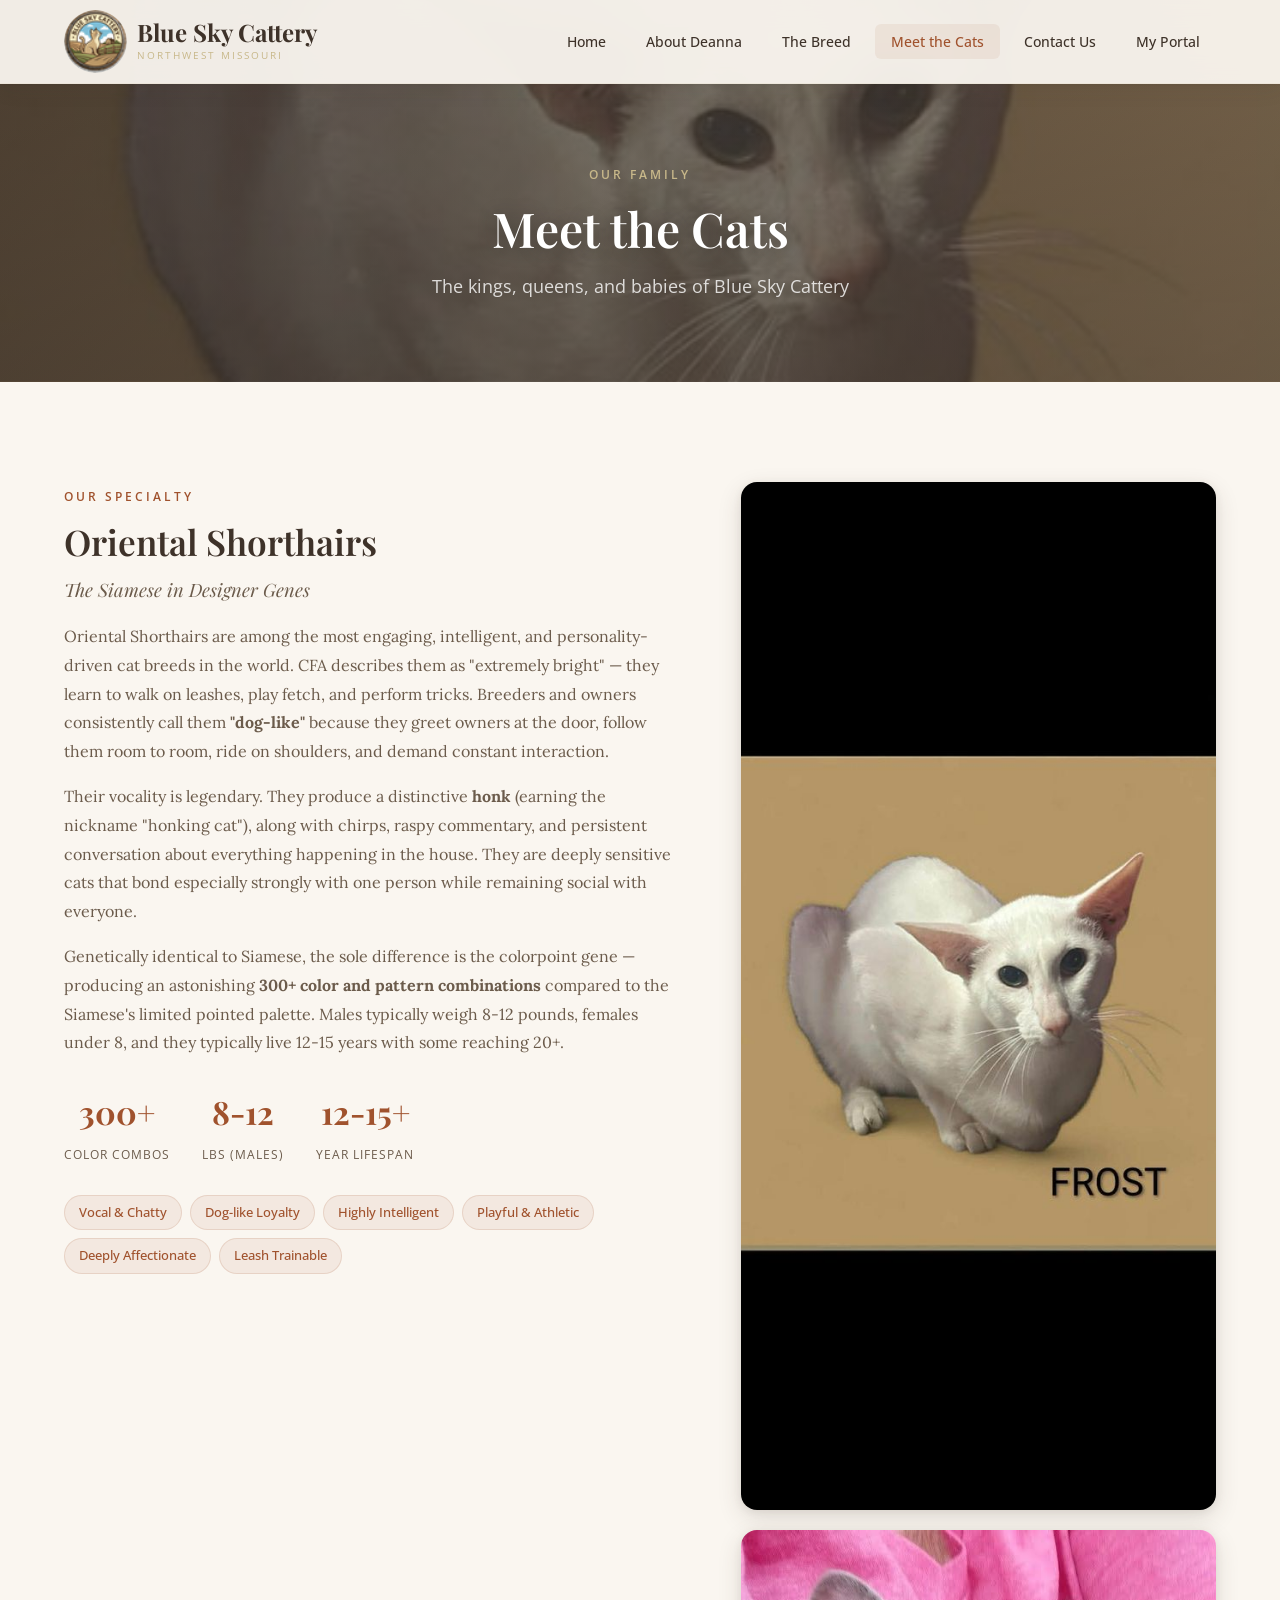
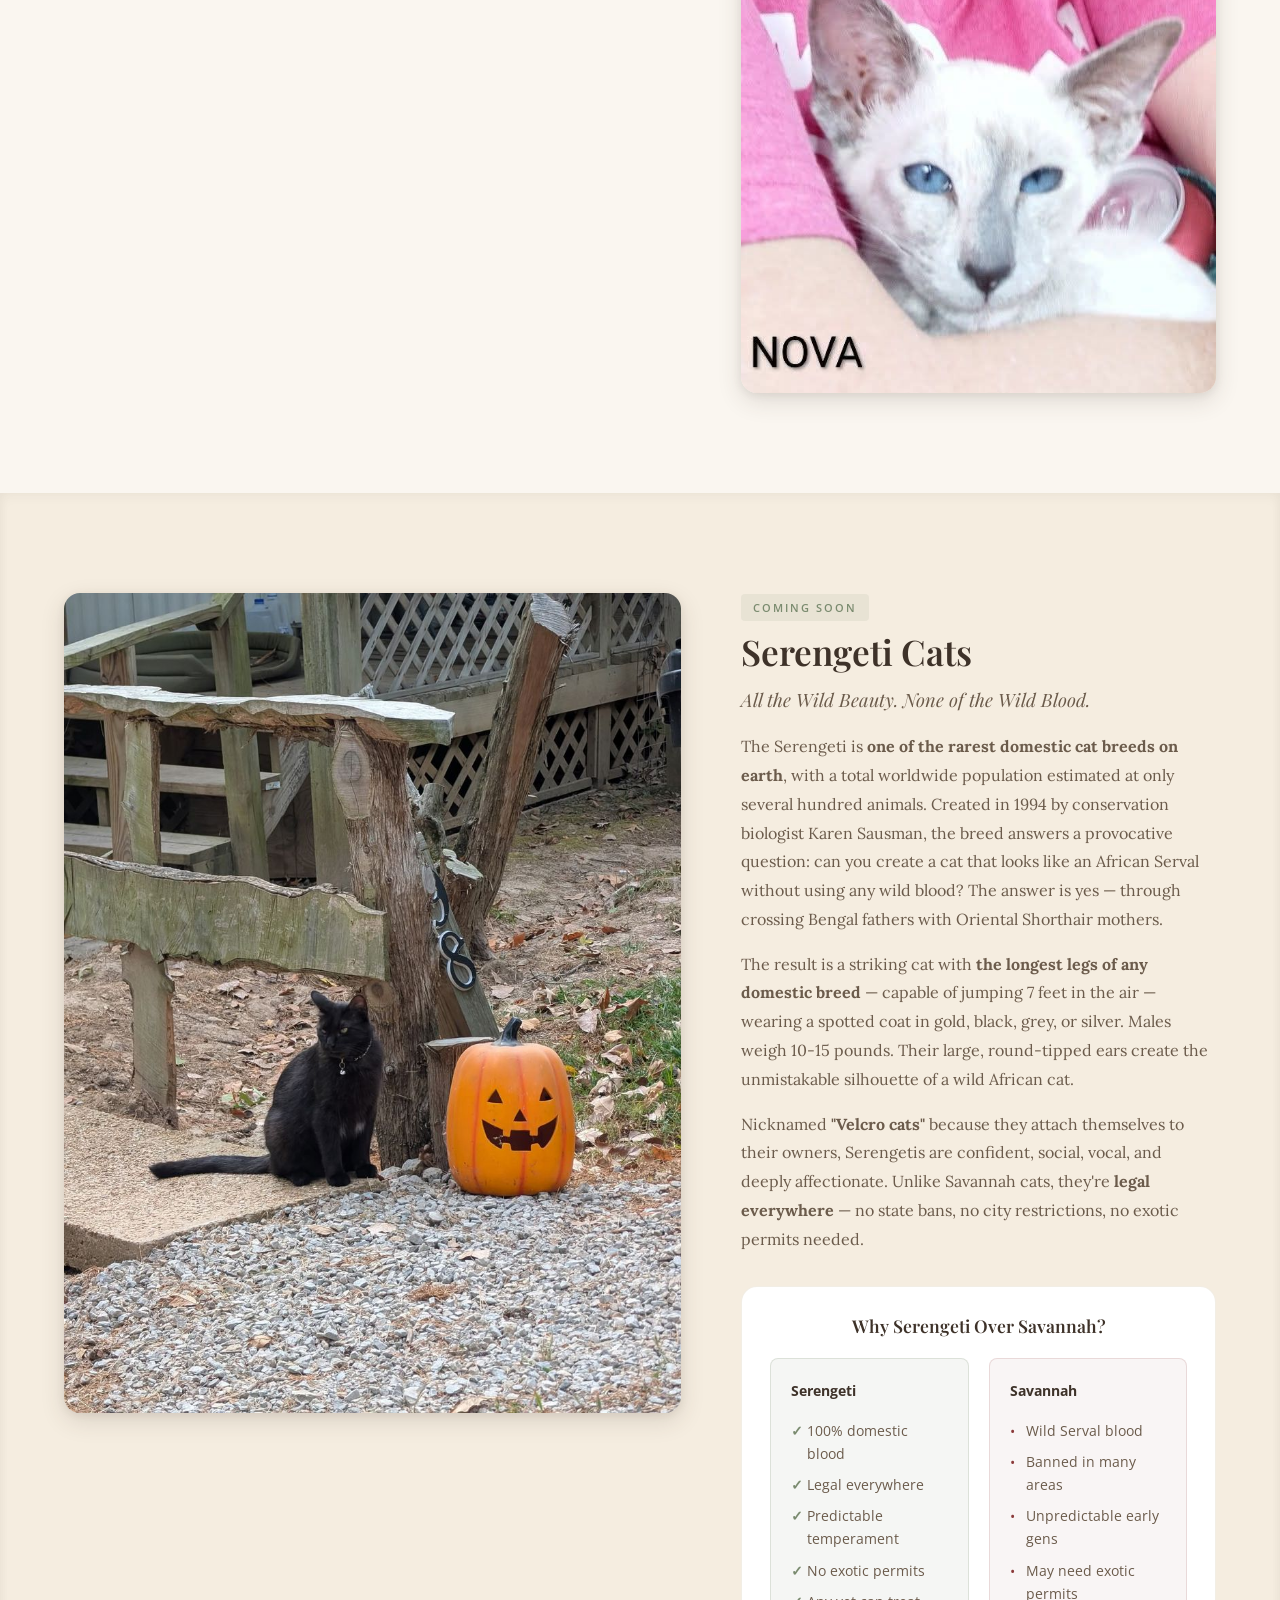
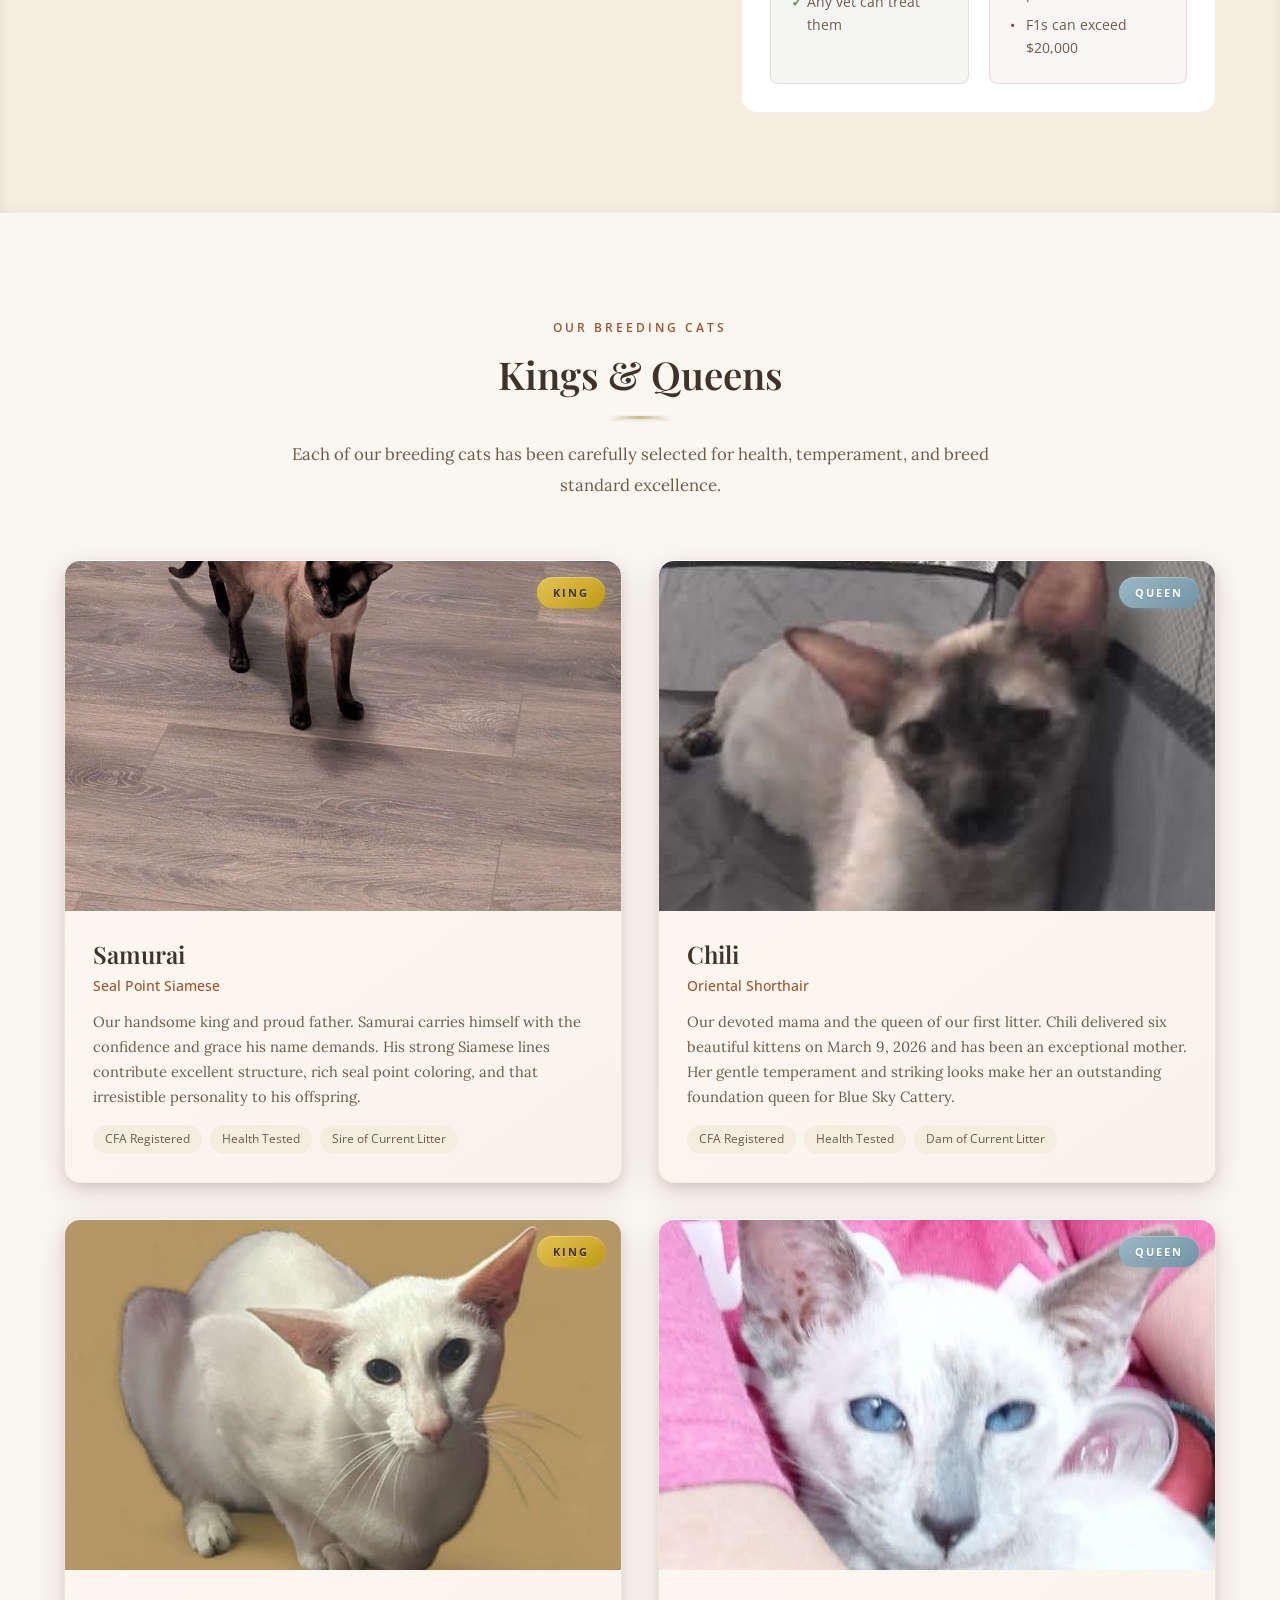
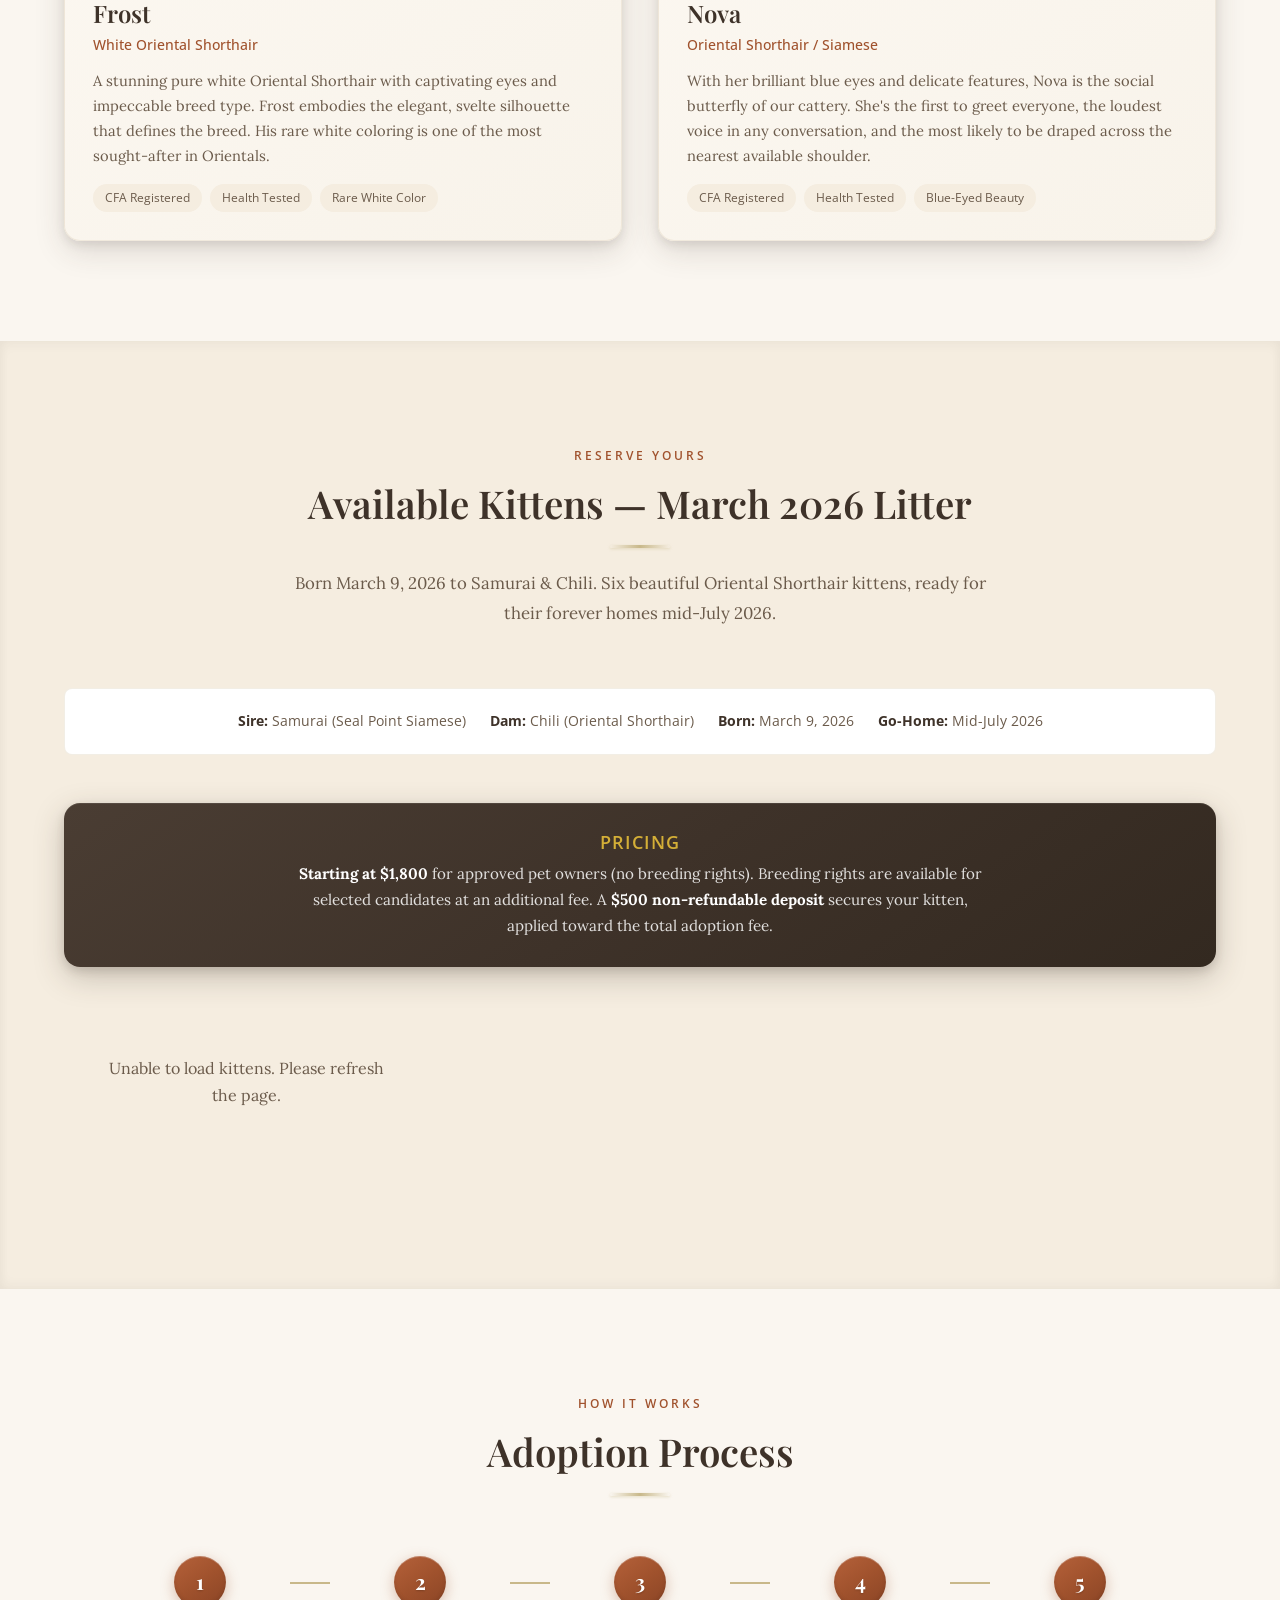
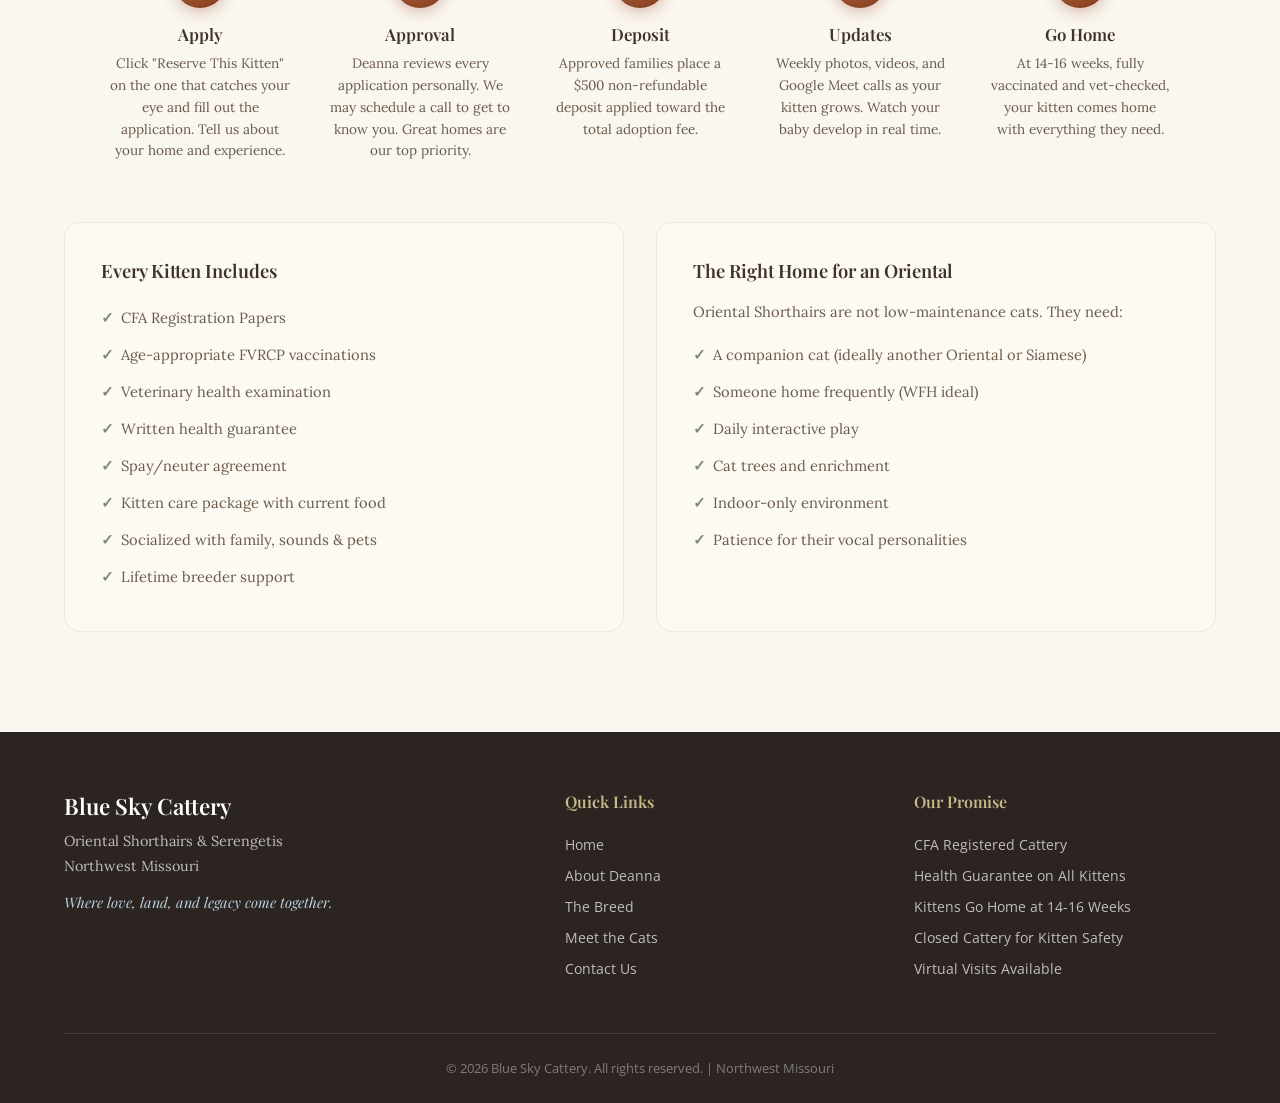
<file: cats.html>
<!DOCTYPE html>
<html lang="en">
<head>
    <meta charset="UTF-8">
    <meta name="viewport" content="width=device-width, initial-scale=1.0">
    <title>Meet the Cats | Blue Sky Cattery | Northwest Missouri</title>
    <meta name="description" content="Meet our kings, queens, and available Oriental Shorthair kittens. Reserve your kitten from Blue Sky Cattery in Northwest Missouri.">
    <meta name="robots" content="index, follow">
    <link rel="canonical" href="https://blueskycattery.com/cats.html">

    <!-- Open Graph -->
    <meta property="og:type" content="website">
    <meta property="og:site_name" content="Blue Sky Cattery">
    <meta property="og:title" content="Meet the Cats | Blue Sky Cattery">
    <meta property="og:description" content="Meet our kings, queens, and available Oriental Shorthair kittens. Reserve your kitten from Blue Sky Cattery in Northwest Missouri.">
    <meta property="og:url" content="https://blueskycattery.com/cats.html">
    <meta property="og:image" content="https://blueskycattery.com/Images/1773698028925.jpg">

    <!-- Twitter Card -->
    <meta name="twitter:card" content="summary_large_image">
    <meta name="twitter:title" content="Meet the Cats | Blue Sky Cattery">
    <meta name="twitter:description" content="Meet our kings, queens, and available Oriental Shorthair kittens. Reserve your kitten from Blue Sky Cattery in Northwest Missouri.">
    <meta name="twitter:image" content="https://blueskycattery.com/Images/1773698028925.jpg">

    <!-- Structured Data -->
    <script type="application/ld+json">
    {
      "@context": "https://schema.org",
      "@type": "CollectionPage",
      "name": "Meet the Cats — Blue Sky Cattery",
      "description": "Meet our kings, queens, and available Oriental Shorthair kittens at Blue Sky Cattery in Northwest Missouri.",
      "url": "https://blueskycattery.com/cats.html",
      "isPartOf": {
        "@type": "WebSite",
        "name": "Blue Sky Cattery",
        "url": "https://blueskycattery.com/"
      },
      "about": [
        {
          "@type": "Thing",
          "name": "Oriental Shorthair",
          "description": "An intelligent, vocal, and engaging cat breed with 300+ color and pattern combinations."
        },
        {
          "@type": "Thing",
          "name": "Serengeti",
          "description": "A rare domestic breed created by crossing Bengal and Oriental Shorthair lines."
        }
      ]
    }
    </script>

    <link rel="icon" href="data:image/svg+xml,<svg xmlns='http://www.w3.org/2000/svg' viewBox='0 0 100 100'><text y='.9em' font-size='90'>🐾</text></svg>">
    <link rel="preconnect" href="https://fonts.googleapis.com">
    <link rel="preconnect" href="https://fonts.gstatic.com" crossorigin>
    <link href="https://fonts.googleapis.com/css2?family=Playfair+Display:ital,wght@0,400;0,600;0,700;1,400&family=Lora:ital,wght@0,400;0,500;0,600;1,400&family=Open+Sans:wght@300;400;500;600&display=swap" rel="stylesheet">
    <link rel="stylesheet" href="styles.css">
</head>
<body>

    <!-- Navigation -->
    <nav class="navbar navbar-solid" id="navbar">
        <div class="nav-container">
            <a href="index.html" class="nav-logo"><img src="Images/Logo-nav.png" alt="Blue Sky Cattery Logo" class="nav-logo-img"><div class="nav-logo-text">
                <span class="logo-text">Blue Sky Cattery</span>
                <span class="logo-sub">Northwest Missouri</span></div>
            </a>
            <button class="nav-toggle" id="navToggle" aria-label="Toggle navigation">
                <span></span><span></span><span></span>
            </button>
            <ul class="nav-menu" id="navMenu">
                <li><a href="index.html">Home</a></li>
                <li><a href="about.html">About Deanna</a></li>
                <li><a href="breed.html">The Breed</a></li>
                <li><a href="cats.html" class="active">Meet the Cats</a></li>
                <li><a href="contact.html">Contact Us</a></li>
                <li><a href="https://portal.blueskycattery.com" class="nav-portal">My Portal</a></li>
            </ul>
        </div>
    </nav>

    <!-- Page Header -->
    <header class="page-header page-header-cats">
        <div class="page-header-overlay"></div>
        <div class="container">
            <span class="section-tag light">Our Family</span>
            <h1>Meet the Cats</h1>
            <p>The kings, queens, and babies of Blue Sky Cattery</p>
        </div>
    </header>

    <!-- Breed Info: Oriental Shorthairs -->
    <section class="breed-detail section">
        <div class="container">
            <div class="breed-detail-grid">
                <div class="breed-detail-info">
                    <span class="section-tag">Our Specialty</span>
                    <h2>Oriental Shorthairs</h2>
                    <p class="breed-subtitle-lg">The Siamese in Designer Genes</p>
                    <p>Oriental Shorthairs are among the most engaging, intelligent, and personality-driven cat breeds in the world. CFA describes them as "extremely bright" &mdash; they learn to walk on leashes, play fetch, and perform tricks. Breeders and owners consistently call them <strong>"dog-like"</strong> because they greet owners at the door, follow them room to room, ride on shoulders, and demand constant interaction.</p>
                    <p>Their vocality is legendary. They produce a distinctive <strong>honk</strong> (earning the nickname "honking cat"), along with chirps, raspy commentary, and persistent conversation about everything happening in the house. They are deeply sensitive cats that bond especially strongly with one person while remaining social with everyone.</p>
                    <p>Genetically identical to Siamese, the sole difference is the colorpoint gene &mdash; producing an astonishing <strong>300+ color and pattern combinations</strong> compared to the Siamese's limited pointed palette. Males typically weigh 8-12 pounds, females under 8, and they typically live 12-15 years with some reaching 20+.</p>

                    <div class="breed-stats">
                        <div class="stat">
                            <span class="stat-number">300+</span>
                            <span class="stat-label">Color Combos</span>
                        </div>
                        <div class="stat">
                            <span class="stat-number">8-12</span>
                            <span class="stat-label">Lbs (Males)</span>
                        </div>
                        <div class="stat">
                            <span class="stat-number">12-15+</span>
                            <span class="stat-label">Year Lifespan</span>
                        </div>
                    </div>

                    <div class="breed-traits">
                        <span class="trait">Vocal & Chatty</span>
                        <span class="trait">Dog-like Loyalty</span>
                        <span class="trait">Highly Intelligent</span>
                        <span class="trait">Playful & Athletic</span>
                        <span class="trait">Deeply Affectionate</span>
                        <span class="trait">Leash Trainable</span>
                    </div>
                </div>
                <div class="breed-detail-images">
                    <img src="Images/FB_IMG_1773780193087.jpg" alt="Frost - White Oriental Shorthair" loading="lazy">
                    <img src="Images/FB_IMG_1773780212790.jpg" alt="Nova - Blue-eyed Oriental" loading="lazy">
                </div>
            </div>
        </div>
    </section>

    <!-- Breed Info: Serengeti -->
    <section class="breed-detail section section-alt" id="serengeti">
        <div class="container">
            <div class="breed-detail-grid breed-detail-reverse">
                <div class="breed-detail-info">
                    <span class="coming-soon-tag">Coming Soon</span>
                    <h2>Serengeti Cats</h2>
                    <p class="breed-subtitle-lg">All the Wild Beauty. None of the Wild Blood.</p>
                    <p>The Serengeti is <strong>one of the rarest domestic cat breeds on earth</strong>, with a total worldwide population estimated at only several hundred animals. Created in 1994 by conservation biologist Karen Sausman, the breed answers a provocative question: can you create a cat that looks like an African Serval without using any wild blood? The answer is yes &mdash; through crossing Bengal fathers with Oriental Shorthair mothers.</p>
                    <p>The result is a striking cat with <strong>the longest legs of any domestic breed</strong> &mdash; capable of jumping 7 feet in the air &mdash; wearing a spotted coat in gold, black, grey, or silver. Males weigh 10-15 pounds. Their large, round-tipped ears create the unmistakable silhouette of a wild African cat.</p>
                    <p>Nicknamed <strong>"Velcro cats"</strong> because they attach themselves to their owners, Serengetis are confident, social, vocal, and deeply affectionate. Unlike Savannah cats, they're <strong>legal everywhere</strong> &mdash; no state bans, no city restrictions, no exotic permits needed.</p>

                    <div class="serengeti-comparison">
                        <h4>Why Serengeti Over Savannah?</h4>
                        <div class="comparison-grid">
                            <div class="comp-item comp-good">
                                <strong>Serengeti</strong>
                                <ul>
                                    <li>100% domestic blood</li>
                                    <li>Legal everywhere</li>
                                    <li>Predictable temperament</li>
                                    <li>No exotic permits</li>
                                    <li>Any vet can treat them</li>
                                </ul>
                            </div>
                            <div class="comp-item comp-caution">
                                <strong>Savannah</strong>
                                <ul>
                                    <li>Wild Serval blood</li>
                                    <li>Banned in many areas</li>
                                    <li>Unpredictable early gens</li>
                                    <li>May need exotic permits</li>
                                    <li>F1s can exceed $20,000</li>
                                </ul>
                            </div>
                        </div>
                    </div>
                </div>
                <div class="breed-detail-images">
                    <img src="Images/FB_IMG_1773780398778.jpg" alt="Bengal - future Serengeti program" loading="lazy">
                </div>
            </div>
        </div>
    </section>

    <!-- Kings & Queens -->
    <section class="royals section" id="royals">
        <div class="container">
            <div class="section-header">
                <span class="section-tag">Our Breeding Cats</span>
                <h2>Kings & Queens</h2>
                <div class="section-divider"></div>
                <p class="section-desc">Each of our breeding cats has been carefully selected for health, temperament, and breed standard excellence.</p>
            </div>

            <div class="royals-grid">
                <!-- Samurai -->
                <div class="royal-card">
                    <div class="royal-badge king-badge">King</div>
                    <div class="royal-image">
                        <img src="Images/PXL_20260109_023430453.jpg" alt="Samurai - Seal Point Siamese" loading="lazy">
                    </div>
                    <div class="royal-info">
                        <h3>Samurai</h3>
                        <p class="royal-breed">Seal Point Siamese</p>
                        <p class="royal-desc">Our handsome king and proud father. Samurai carries himself with the confidence and grace his name demands. His strong Siamese lines contribute excellent structure, rich seal point coloring, and that irresistible personality to his offspring.</p>
                        <div class="royal-details">
                            <span>CFA Registered</span>
                            <span>Health Tested</span>
                            <span>Sire of Current Litter</span>
                        </div>
                    </div>
                </div>

                <!-- Chili -->
                <div class="royal-card">
                    <div class="royal-badge queen-badge">Queen</div>
                    <div class="royal-image">
                        <img src="Images/FB_IMG_1773780333057.jpg" alt="Chili - Oriental Shorthair Queen" loading="lazy">
                    </div>
                    <div class="royal-info">
                        <h3>Chili</h3>
                        <p class="royal-breed">Oriental Shorthair</p>
                        <p class="royal-desc">Our devoted mama and the queen of our first litter. Chili delivered six beautiful kittens on March 9, 2026 and has been an exceptional mother. Her gentle temperament and striking looks make her an outstanding foundation queen for Blue Sky Cattery.</p>
                        <div class="royal-details">
                            <span>CFA Registered</span>
                            <span>Health Tested</span>
                            <span>Dam of Current Litter</span>
                        </div>
                    </div>
                </div>

                <!-- Frost -->
                <div class="royal-card">
                    <div class="royal-badge king-badge">King</div>
                    <div class="royal-image">
                        <img src="Images/FB_IMG_1773780193087.jpg" alt="Frost - White Oriental Shorthair" loading="lazy">
                    </div>
                    <div class="royal-info">
                        <h3>Frost</h3>
                        <p class="royal-breed">White Oriental Shorthair</p>
                        <p class="royal-desc">A stunning pure white Oriental Shorthair with captivating eyes and impeccable breed type. Frost embodies the elegant, svelte silhouette that defines the breed. His rare white coloring is one of the most sought-after in Orientals.</p>
                        <div class="royal-details">
                            <span>CFA Registered</span>
                            <span>Health Tested</span>
                            <span>Rare White Color</span>
                        </div>
                    </div>
                </div>

                <!-- Nova -->
                <div class="royal-card">
                    <div class="royal-badge queen-badge">Queen</div>
                    <div class="royal-image">
                        <img src="Images/FB_IMG_1773780212790.jpg" alt="Nova - Oriental Shorthair" loading="lazy">
                    </div>
                    <div class="royal-info">
                        <h3>Nova</h3>
                        <p class="royal-breed">Oriental Shorthair / Siamese</p>
                        <p class="royal-desc">With her brilliant blue eyes and delicate features, Nova is the social butterfly of our cattery. She's the first to greet everyone, the loudest voice in any conversation, and the most likely to be draped across the nearest available shoulder.</p>
                        <div class="royal-details">
                            <span>CFA Registered</span>
                            <span>Health Tested</span>
                            <span>Blue-Eyed Beauty</span>
                        </div>
                    </div>
                </div>
            </div>
        </div>
    </section>

    <!-- Available Kittens -->
    <section class="kittens section section-alt" id="kittens">
        <div class="container">
            <div class="section-header">
                <span class="section-tag">Reserve Yours</span>
                <h2>Available Kittens &mdash; March 2026 Litter</h2>
                <div class="section-divider"></div>
                <p class="section-desc">Born March 9, 2026 to Samurai & Chili. Six beautiful Oriental Shorthair kittens, ready for their forever homes mid-July 2026.</p>
            </div>

            <div class="litter-info-bar">
                <div class="litter-detail">
                    <strong>Sire:</strong> Samurai (Seal Point Siamese)
                </div>
                <div class="litter-detail">
                    <strong>Dam:</strong> Chili (Oriental Shorthair)
                </div>
                <div class="litter-detail">
                    <strong>Born:</strong> March 9, 2026
                </div>
                <div class="litter-detail">
                    <strong>Go-Home:</strong> Mid-July 2026
                </div>
            </div>

            <div class="pricing-bar">
                <div class="pricing-info">
                    <h3>Pricing</h3>
                    <p><strong>Starting at $1,800</strong> for approved pet owners (no breeding rights). Breeding rights are available for selected candidates at an additional fee. A <strong>$500 non-refundable deposit</strong> secures your kitten, applied toward the total adoption fee.</p>
                </div>
            </div>

            <div class="kittens-grid" id="kittensGrid">
                <div style="text-align:center;padding:40px;color:#6B5B4B">Loading kittens...</div>
            </div>
        </div>
    </section>

    <!-- Adoption Process -->
    <section class="adoption section">
        <div class="container">
            <div class="section-header">
                <span class="section-tag">How It Works</span>
                <h2>Adoption Process</h2>
                <div class="section-divider"></div>
            </div>

            <div class="process-steps">
                <div class="step">
                    <div class="step-number">1</div>
                    <h3>Apply</h3>
                    <p>Click "Reserve This Kitten" on the one that catches your eye and fill out the application. Tell us about your home and experience.</p>
                </div>
                <div class="step-connector"></div>
                <div class="step">
                    <div class="step-number">2</div>
                    <h3>Approval</h3>
                    <p>Deanna reviews every application personally. We may schedule a call to get to know you. Great homes are our top priority.</p>
                </div>
                <div class="step-connector"></div>
                <div class="step">
                    <div class="step-number">3</div>
                    <h3>Deposit</h3>
                    <p>Approved families place a $500 non-refundable deposit applied toward the total adoption fee.</p>
                </div>
                <div class="step-connector"></div>
                <div class="step">
                    <div class="step-number">4</div>
                    <h3>Updates</h3>
                    <p>Weekly photos, videos, and Google Meet calls as your kitten grows. Watch your baby develop in real time.</p>
                </div>
                <div class="step-connector"></div>
                <div class="step">
                    <div class="step-number">5</div>
                    <h3>Go Home</h3>
                    <p>At 14-16 weeks, fully vaccinated and vet-checked, your kitten comes home with everything they need.</p>
                </div>
            </div>

            <div class="included-grid">
                <div class="included-card">
                    <h4>Every Kitten Includes</h4>
                    <ul>
                        <li>CFA Registration Papers</li>
                        <li>Age-appropriate FVRCP vaccinations</li>
                        <li>Veterinary health examination</li>
                        <li>Written health guarantee</li>
                        <li>Spay/neuter agreement</li>
                        <li>Kitten care package with current food</li>
                        <li>Socialized with family, sounds & pets</li>
                        <li>Lifetime breeder support</li>
                    </ul>
                </div>
                <div class="included-card">
                    <h4>The Right Home for an Oriental</h4>
                    <p>Oriental Shorthairs are not low-maintenance cats. They need:</p>
                    <ul>
                        <li>A companion cat (ideally another Oriental or Siamese)</li>
                        <li>Someone home frequently (WFH ideal)</li>
                        <li>Daily interactive play</li>
                        <li>Cat trees and enrichment</li>
                        <li>Indoor-only environment</li>
                        <li>Patience for their vocal personalities</li>
                    </ul>
                </div>
            </div>
        </div>
    </section>

    <!-- Reservation Modal -->
    <div class="modal-overlay" id="reservationModal">
        <div class="modal">
            <button class="modal-close" onclick="closeReservation()">&times;</button>
            <div class="modal-header">
                <h2>Reserve Your Kitten</h2>
                <p>Reserving <strong id="modalKittenName">Kitten #1</strong></p>
            </div>
            <form id="reservationForm" onsubmit="return submitReserveForm(event)">
                <input type="hidden" name="Kitten" id="resKitten" value="">
                <div class="form-group">
                    <label for="resName">Full Name *</label>
                    <input type="text" id="resName" name="name" required>
                </div>
                <div class="form-row">
                    <div class="form-group">
                        <label for="resEmail">Email Address *</label>
                        <input type="email" id="resEmail" name="email" required>
                    </div>
                    <div class="form-group">
                        <label for="resPhone">Phone Number *</label>
                        <input type="tel" id="resPhone" name="phone" required>
                    </div>
                </div>
                <div class="form-row">
                    <div class="form-group">
                        <label for="resCity">City / State *</label>
                        <input type="text" id="resCity" name="city" required>
                    </div>
                    <div class="form-group">
                        <label for="resHousing">Housing Type *</label>
                        <select id="resHousing" name="housing" required>
                            <option value="">Select...</option>
                            <option value="house">House (owned)</option>
                            <option value="house-rent">House (rented)</option>
                            <option value="apartment">Apartment/Condo</option>
                            <option value="other">Other</option>
                        </select>
                    </div>
                </div>
                <div class="form-group">
                    <label for="resOtherPets">Do you have other pets? If so, please describe *</label>
                    <textarea id="resOtherPets" name="otherPets" rows="2" required></textarea>
                </div>
                <div class="form-group">
                    <label for="resExperience">Experience with cats (especially Oriental breeds)</label>
                    <textarea id="resExperience" name="experience" rows="2"></textarea>
                </div>
                <div class="form-group">
                    <label for="resWhy">Why are you interested in an Oriental Shorthair? *</label>
                    <textarea id="resWhy" name="why" rows="3" required></textarea>
                </div>
                <div class="form-group">
                    <label for="resHome">Will this kitten be an indoor-only cat? *</label>
                    <select id="resHome" name="indoor" required>
                        <option value="">Select...</option>
                        <option value="yes">Yes, indoor only</option>
                        <option value="enclosed">Indoor with enclosed outdoor (catio)</option>
                        <option value="no">No, outdoor access</option>
                    </select>
                </div>
                <div class="form-group">
                    <label for="resNotes">Anything else you'd like us to know?</label>
                    <textarea id="resNotes" name="notes" rows="2"></textarea>
                </div>
                <div class="form-group" id="resAccountSection" style="margin-top:16px;padding-top:16px;border-top:2px solid #D4C5A9">
                    <label style="font-size:1rem;font-weight:700;color:#A0522D;margin-bottom:8px;display:block">Create Your Portal Account</label>
                    <p style="font-size:.85rem;color:#6B5B4B;margin-bottom:12px">Create a password to access our Adoption Portal where you can complete the full application, track your reservation, and receive updates.</p>
                    <label for="resPassword">Password (min 8 characters) *</label>
                    <input type="password" id="resPassword" name="password" required minlength="8" placeholder="Choose a secure password">
                    <label for="resPasswordConfirm" style="margin-top:8px">Confirm Password *</label>
                    <input type="password" id="resPasswordConfirm" name="password_confirm" required minlength="8" placeholder="Confirm your password">
                </div>
                <div id="resLoggedInNotice" style="display:none;margin-top:16px;padding:16px;background:rgba(122,139,111,.08);border:1px solid rgba(122,139,111,.2);border-radius:8px">
                    <p style="color:#7A8B6F;font-weight:600;margin-bottom:4px">&#10003; You're already logged into the portal</p>
                    <p style="font-size:.85rem;color:#6B5B4B">Your reservation will be linked to your existing account. No need to create a new one.</p>
                </div>
                <div class="form-notice">
                    <p><strong>What happens next:</strong> Your reservation request will be submitted and you can complete the full application in the Adoption Portal. Approved families will be contacted to place a non-refundable $500 deposit.</p>
                </div>
                <button type="submit" class="btn btn-primary btn-full">Submit Reservation Request</button>
            </form>
            <div class="form-success" id="formSuccess" style="display:none;">
                <div class="success-icon">&#10003;</div>
                <h3>Reservation Request Received!</h3>
                <p>Thank you for your interest! Deanna will review your application and respond within 48 hours.</p>
                <button class="btn btn-secondary" onclick="closeReservation()">Close</button>
            </div>
        </div>
    </div>

    <!-- Footer -->
    <footer class="footer">
        <div class="container">
            <div class="footer-grid">
                <div class="footer-brand">
                    <h3>Blue Sky Cattery</h3>
                    <p>Oriental Shorthairs & Serengetis<br>Northwest Missouri</p>
                    <p class="footer-tagline">Where love, land, and legacy come together.</p>
                </div>
                <div class="footer-links">
                    <h4>Quick Links</h4>
                    <ul>
                        <li><a href="index.html">Home</a></li>
                        <li><a href="about.html">About Deanna</a></li>
                        <li><a href="breed.html">The Breed</a></li>
                        <li><a href="cats.html">Meet the Cats</a></li>
                        <li><a href="contact.html">Contact Us</a></li>
                    </ul>
                </div>
                <div class="footer-info">
                    <h4>Our Promise</h4>
                    <ul>
                        <li>CFA Registered Cattery</li>
                        <li>Health Guarantee on All Kittens</li>
                        <li>Kittens Go Home at 14-16 Weeks</li>
                        <li>Closed Cattery for Kitten Safety</li>
                        <li>Virtual Visits Available</li>
                    </ul>
                </div>
            </div>
            <div class="footer-bottom">
                <p>&copy; 2026 Blue Sky Cattery. All rights reserved. | Northwest Missouri</p>
            </div>
        </div>
    </footer>

    <script src="script.js?v=19"></script>

</body>
</html>
<!-- deploy trigger -->
</file>
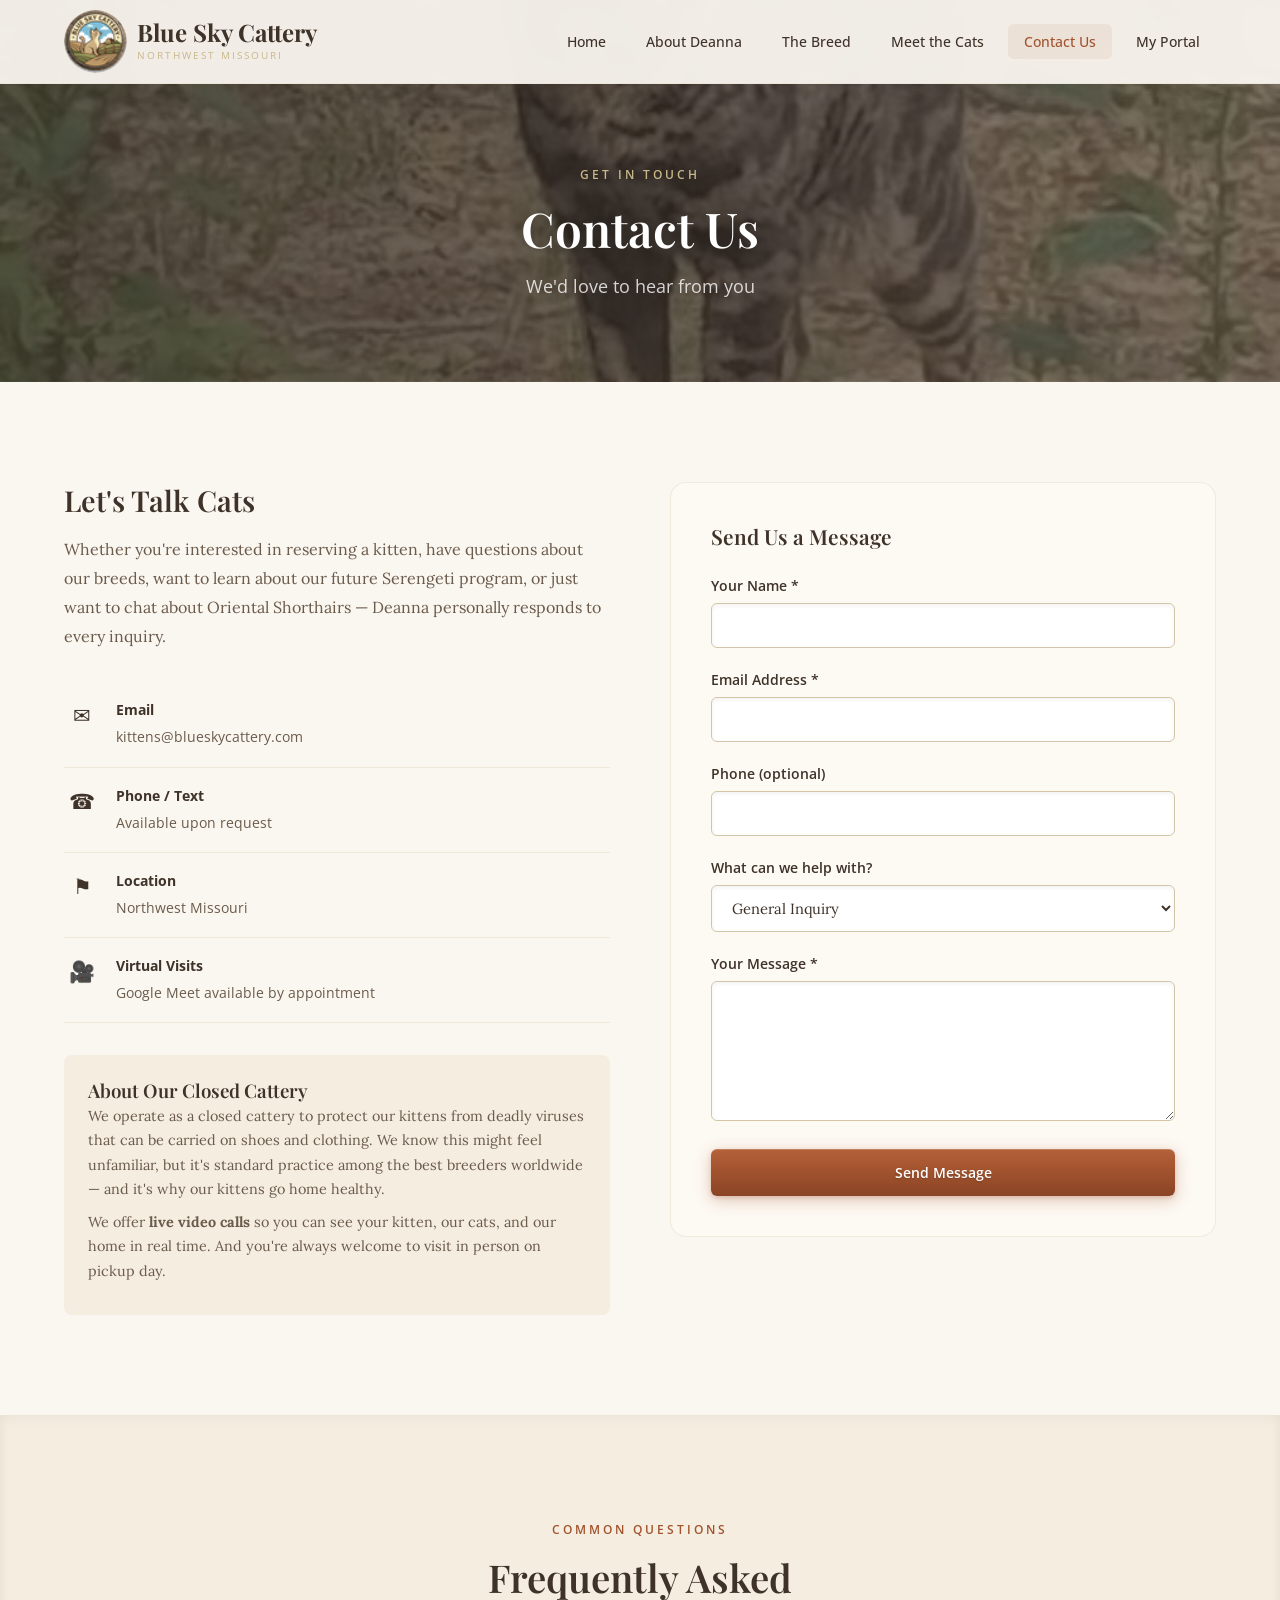
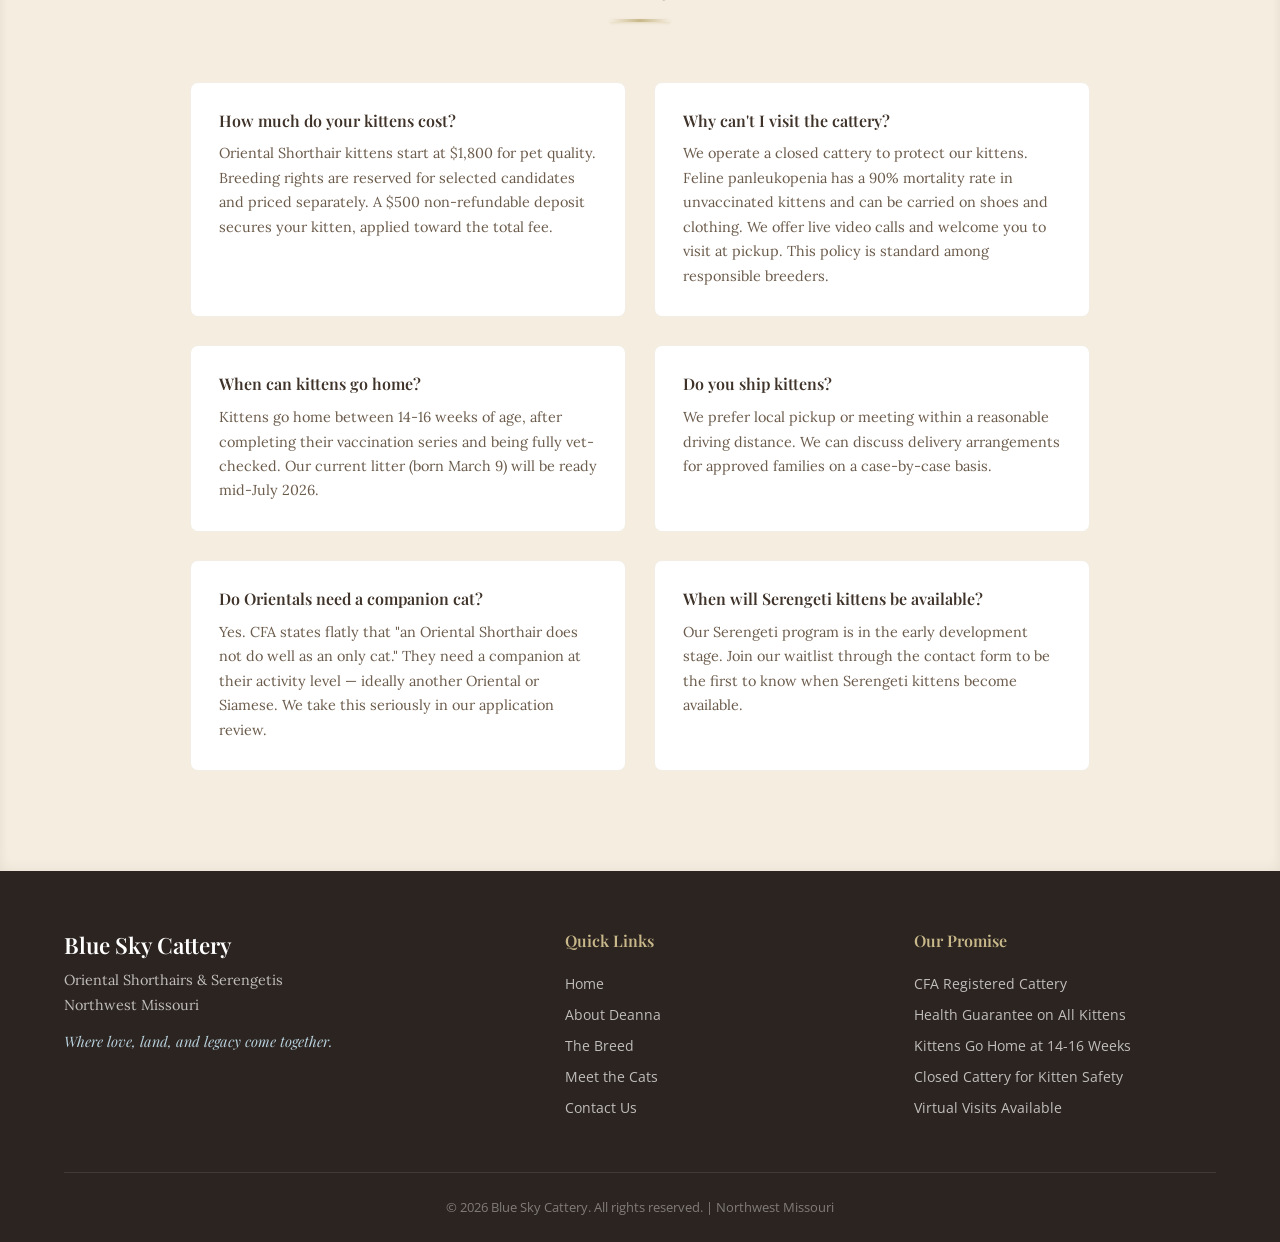
<file: contact.html>
<!DOCTYPE html>
<html lang="en">
<head>
    <meta charset="UTF-8">
    <meta name="viewport" content="width=device-width, initial-scale=1.0">
    <title>Contact Us | Blue Sky Cattery | Northwest Missouri</title>
    <meta name="description" content="Get in touch with Blue Sky Cattery. Ask about available Oriental Shorthair kittens, our Serengeti program, or join our waitlist.">
    <meta name="robots" content="index, follow">
    <link rel="canonical" href="https://blueskycattery.com/contact.html">

    <!-- Open Graph -->
    <meta property="og:type" content="website">
    <meta property="og:site_name" content="Blue Sky Cattery">
    <meta property="og:title" content="Contact Us | Blue Sky Cattery">
    <meta property="og:description" content="Get in touch with Blue Sky Cattery. Ask about available Oriental Shorthair kittens, our Serengeti program, or join our waitlist.">
    <meta property="og:url" content="https://blueskycattery.com/contact.html">
    <meta property="og:image" content="https://blueskycattery.com/Images/1773698028925.jpg">

    <!-- Twitter Card -->
    <meta name="twitter:card" content="summary_large_image">
    <meta name="twitter:title" content="Contact Us | Blue Sky Cattery">
    <meta name="twitter:description" content="Get in touch with Blue Sky Cattery. Ask about available Oriental Shorthair kittens, our Serengeti program, or join our waitlist.">
    <meta name="twitter:image" content="https://blueskycattery.com/Images/1773698028925.jpg">

    <!-- Structured Data -->
    <script type="application/ld+json">
    {
      "@context": "https://schema.org",
      "@type": "ContactPage",
      "name": "Contact Blue Sky Cattery",
      "description": "Get in touch with Blue Sky Cattery about available Oriental Shorthair kittens, our Serengeti program, or to join our waitlist.",
      "url": "https://blueskycattery.com/contact.html",
      "isPartOf": {
        "@type": "WebSite",
        "name": "Blue Sky Cattery",
        "url": "https://blueskycattery.com/"
      }
    }
    </script>

    <link rel="icon" href="data:image/svg+xml,<svg xmlns='http://www.w3.org/2000/svg' viewBox='0 0 100 100'><text y='.9em' font-size='90'>🐾</text></svg>">
    <link rel="preconnect" href="https://fonts.googleapis.com">
    <link rel="preconnect" href="https://fonts.gstatic.com" crossorigin>
    <link href="https://fonts.googleapis.com/css2?family=Playfair+Display:ital,wght@0,400;0,600;0,700;1,400&family=Lora:ital,wght@0,400;0,500;0,600;1,400&family=Open+Sans:wght@300;400;500;600&display=swap" rel="stylesheet">
    <link rel="stylesheet" href="styles.css">
</head>
<body>

    <!-- Navigation -->
    <nav class="navbar navbar-solid" id="navbar">
        <div class="nav-container">
            <a href="index.html" class="nav-logo"><img src="Images/Logo-nav.png" alt="Blue Sky Cattery Logo" class="nav-logo-img"><div class="nav-logo-text">
                <span class="logo-text">Blue Sky Cattery</span>
                <span class="logo-sub">Northwest Missouri</span></div>
            </a>
            <button class="nav-toggle" id="navToggle" aria-label="Toggle navigation">
                <span></span><span></span><span></span>
            </button>
            <ul class="nav-menu" id="navMenu">
                <li><a href="index.html">Home</a></li>
                <li><a href="about.html">About Deanna</a></li>
                <li><a href="breed.html">The Breed</a></li>
                <li><a href="cats.html">Meet the Cats</a></li>
                <li><a href="contact.html" class="active">Contact Us</a></li>
                <li><a href="https://portal.blueskycattery.com" class="nav-portal">My Portal</a></li>
            </ul>
        </div>
    </nav>

    <!-- Page Header -->
    <header class="page-header page-header-contact">
        <div class="page-header-overlay"></div>
        <div class="container">
            <span class="section-tag light">Get in Touch</span>
            <h1>Contact Us</h1>
            <p>We'd love to hear from you</p>
        </div>
    </header>

    <!-- Contact Section -->
    <section class="contact-page section">
        <div class="container">
            <div class="contact-grid">
                <div class="contact-info-panel">
                    <h2>Let's Talk Cats</h2>
                    <p>Whether you're interested in reserving a kitten, have questions about our breeds, want to learn about our future Serengeti program, or just want to chat about Oriental Shorthairs &mdash; Deanna personally responds to every inquiry.</p>

                    <div class="contact-details-list">
                        <div class="contact-detail">
                            <div class="contact-icon">&#9993;</div>
                            <div>
                                <strong>Email</strong>
                                <span>kittens@blueskycattery.com</span>
                            </div>
                        </div>
                        <div class="contact-detail">
                            <div class="contact-icon">&#9742;</div>
                            <div>
                                <strong>Phone / Text</strong>
                                <span>Available upon request</span>
                            </div>
                        </div>
                        <div class="contact-detail">
                            <div class="contact-icon">&#9873;</div>
                            <div>
                                <strong>Location</strong>
                                <span>Northwest Missouri</span>
                            </div>
                        </div>
                        <div class="contact-detail">
                            <div class="contact-icon">&#127909;</div>
                            <div>
                                <strong>Virtual Visits</strong>
                                <span>Google Meet available by appointment</span>
                            </div>
                        </div>
                    </div>

                    <div class="contact-note">
                        <h3>About Our Closed Cattery</h3>
                        <p>We operate as a closed cattery to protect our kittens from deadly viruses that can be carried on shoes and clothing. We know this might feel unfamiliar, but it's standard practice among the best breeders worldwide &mdash; and it's why our kittens go home healthy.</p>
                        <p>We offer <strong>live video calls</strong> so you can see your kitten, our cats, and our home in real time. And you're always welcome to visit in person on pickup day.</p>
                    </div>
                </div>

                <div class="contact-form-wrapper">
                    <form class="contact-form" id="contactForm" onsubmit="return submitContactForm(event)">
                        <h3>Send Us a Message</h3>
                        <div class="form-group">
                            <label for="contactName">Your Name *</label>
                            <input type="text" id="contactName" name="name" required>
                        </div>
                        <div class="form-group">
                            <label for="contactEmail">Email Address *</label>
                            <input type="email" id="contactEmail" name="email" required>
                        </div>
                        <div class="form-group">
                            <label for="contactPhone">Phone (optional)</label>
                            <input type="tel" id="contactPhone" name="phone">
                        </div>
                        <div class="form-group">
                            <label for="contactSubject">What can we help with?</label>
                            <select id="contactSubject" name="subject">
                                <option value="general">General Inquiry</option>
                                <option value="kittens">Kitten Availability</option>
                                <option value="serengeti">Serengeti Program</option>
                                <option value="waitlist">Join Waitlist for Future Litters</option>
                                <option value="other">Other</option>
                            </select>
                        </div>
                        <div class="form-group">
                            <label for="contactMessage">Your Message *</label>
                            <textarea id="contactMessage" name="message" rows="6" required></textarea>
                        </div>
                        <button type="submit" class="btn btn-primary btn-full">Send Message</button>
                    </form>
                    <div class="contact-success" id="contactSuccess" style="display:none;">
                        <div class="success-icon">&#10003;</div>
                        <h3>Message Sent!</h3>
                        <p>Thank you for reaching out. Deanna will get back to you as soon as possible, typically within 24-48 hours.</p>
                    </div>
                </div>
            </div>
        </div>
    </section>

    <!-- FAQ -->
    <section class="faq section section-alt">
        <div class="container">
            <div class="section-header">
                <span class="section-tag">Common Questions</span>
                <h2>Frequently Asked</h2>
                <div class="section-divider"></div>
            </div>

            <div class="faq-grid">
                <div class="faq-item">
                    <h4>How much do your kittens cost?</h4>
                    <p id="faqPricing">Oriental Shorthair kittens start at $1,800 for pet quality. Breeding rights are reserved for selected candidates and priced separately. A $500 non-refundable deposit secures your kitten, applied toward the total fee.</p>
                </div>
                <div class="faq-item">
                    <h4>Why can't I visit the cattery?</h4>
                    <p>We operate a closed cattery to protect our kittens. Feline panleukopenia has a 90% mortality rate in unvaccinated kittens and can be carried on shoes and clothing. We offer live video calls and welcome you to visit at pickup. This policy is standard among responsible breeders.</p>
                </div>
                <div class="faq-item">
                    <h4>When can kittens go home?</h4>
                    <p>Kittens go home between 14-16 weeks of age, after completing their vaccination series and being fully vet-checked. Our current litter (born March 9) will be ready mid-July 2026.</p>
                </div>
                <div class="faq-item">
                    <h4>Do you ship kittens?</h4>
                    <p>We prefer local pickup or meeting within a reasonable driving distance. We can discuss delivery arrangements for approved families on a case-by-case basis.</p>
                </div>
                <div class="faq-item">
                    <h4>Do Orientals need a companion cat?</h4>
                    <p>Yes. CFA states flatly that "an Oriental Shorthair does not do well as an only cat." They need a companion at their activity level &mdash; ideally another Oriental or Siamese. We take this seriously in our application review.</p>
                </div>
                <div class="faq-item">
                    <h4>When will Serengeti kittens be available?</h4>
                    <p>Our Serengeti program is in the early development stage. Join our waitlist through the contact form to be the first to know when Serengeti kittens become available.</p>
                </div>
            </div>
        </div>
    </section>

    <!-- Footer -->
    <footer class="footer">
        <div class="container">
            <div class="footer-grid">
                <div class="footer-brand">
                    <h3>Blue Sky Cattery</h3>
                    <p>Oriental Shorthairs & Serengetis<br>Northwest Missouri</p>
                    <p class="footer-tagline">Where love, land, and legacy come together.</p>
                </div>
                <div class="footer-links">
                    <h4>Quick Links</h4>
                    <ul>
                        <li><a href="index.html">Home</a></li>
                        <li><a href="about.html">About Deanna</a></li>
                        <li><a href="breed.html">The Breed</a></li>
                        <li><a href="cats.html">Meet the Cats</a></li>
                        <li><a href="contact.html">Contact Us</a></li>
                    </ul>
                </div>
                <div class="footer-info">
                    <h4>Our Promise</h4>
                    <ul>
                        <li>CFA Registered Cattery</li>
                        <li>Health Guarantee on All Kittens</li>
                        <li>Kittens Go Home at 14-16 Weeks</li>
                        <li>Closed Cattery for Kitten Safety</li>
                        <li>Virtual Visits Available</li>
                    </ul>
                </div>
            </div>
            <div class="footer-bottom">
                <p>&copy; 2026 Blue Sky Cattery. All rights reserved. | Northwest Missouri</p>
            </div>
        </div>
    </footer>

    <script src="script.js?v=11"></script>

</body>
</html>
</file>
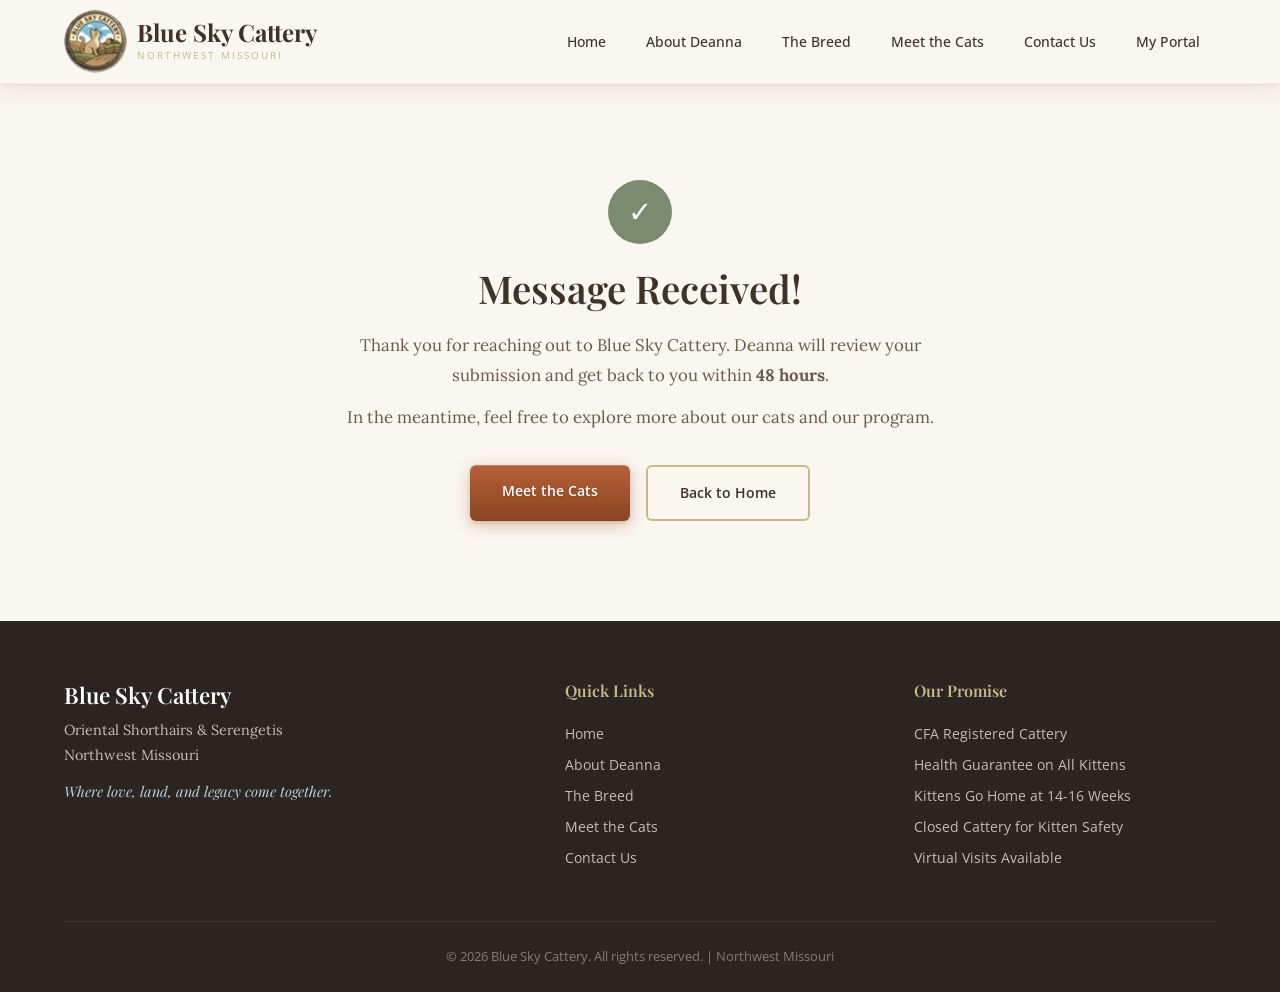
<file: thanks.html>
<!DOCTYPE html>
<html lang="en">
<head>
    <meta charset="UTF-8">
    <meta name="viewport" content="width=device-width, initial-scale=1.0">
    <title>Thank You | Blue Sky Cattery</title>
    <meta name="robots" content="noindex">
    <link rel="icon" href="data:image/svg+xml,<svg xmlns='http://www.w3.org/2000/svg' viewBox='0 0 100 100'><text y='.9em' font-size='90'>🐾</text></svg>">
    <link rel="preconnect" href="https://fonts.googleapis.com">
    <link rel="preconnect" href="https://fonts.gstatic.com" crossorigin>
    <link href="https://fonts.googleapis.com/css2?family=Playfair+Display:ital,wght@0,400;0,600;0,700;1,400&family=Lora:ital,wght@0,400;0,500;0,600;1,400&family=Open+Sans:wght@300;400;500;600&display=swap" rel="stylesheet">
    <link rel="stylesheet" href="styles.css">
</head>
<body>

    <!-- Navigation -->
    <nav class="navbar navbar-solid" id="navbar">
        <div class="nav-container">
            <a href="index.html" class="nav-logo"><img src="Images/Logo-nav.png" alt="Blue Sky Cattery Logo" class="nav-logo-img"><div class="nav-logo-text">
                <span class="logo-text">Blue Sky Cattery</span>
                <span class="logo-sub">Northwest Missouri</span></div>
            </a>
            <button class="nav-toggle" id="navToggle" aria-label="Toggle navigation">
                <span></span><span></span><span></span>
            </button>
            <ul class="nav-menu" id="navMenu">
                <li><a href="index.html">Home</a></li>
                <li><a href="about.html">About Deanna</a></li>
                <li><a href="breed.html">The Breed</a></li>
                <li><a href="cats.html">Meet the Cats</a></li>
                <li><a href="contact.html">Contact Us</a></li>
                <li><a href="https://portal.blueskycattery.com" class="nav-portal">My Portal</a></li>
            </ul>
        </div>
    </nav>

    <!-- Thank You Content -->
    <section class="thanks-page">
        <div class="container">
            <div class="thanks-content">
                <div class="success-icon">&#10003;</div>
                <h1>Message Received!</h1>
                <p>Thank you for reaching out to Blue Sky Cattery. Deanna will review your submission and get back to you within <strong>48 hours</strong>.</p>
                <p>In the meantime, feel free to explore more about our cats and our program.</p>
                <div class="thanks-buttons">
                    <a href="cats.html" class="btn btn-primary">Meet the Cats</a>
                    <a href="index.html" class="btn btn-secondary">Back to Home</a>
                </div>
            </div>
        </div>
    </section>

    <!-- Footer -->
    <footer class="footer">
        <div class="container">
            <div class="footer-grid">
                <div class="footer-brand">
                    <h3>Blue Sky Cattery</h3>
                    <p>Oriental Shorthairs & Serengetis<br>Northwest Missouri</p>
                    <p class="footer-tagline">Where love, land, and legacy come together.</p>
                </div>
                <div class="footer-links">
                    <h4>Quick Links</h4>
                    <ul>
                        <li><a href="index.html">Home</a></li>
                        <li><a href="about.html">About Deanna</a></li>
                        <li><a href="breed.html">The Breed</a></li>
                        <li><a href="cats.html">Meet the Cats</a></li>
                        <li><a href="contact.html">Contact Us</a></li>
                    </ul>
                </div>
                <div class="footer-info">
                    <h4>Our Promise</h4>
                    <ul>
                        <li>CFA Registered Cattery</li>
                        <li>Health Guarantee on All Kittens</li>
                        <li>Kittens Go Home at 14-16 Weeks</li>
                        <li>Closed Cattery for Kitten Safety</li>
                        <li>Virtual Visits Available</li>
                    </ul>
                </div>
            </div>
            <div class="footer-bottom">
                <p>&copy; 2026 Blue Sky Cattery. All rights reserved. | Northwest Missouri</p>
            </div>
        </div>
    </footer>

    <script src="script.js?v=11"></script>

</body>
</html>
</file>
<file: styles.css>
/* ========================================
   Blue Sky Cattery - Country Breeder Theme
   ======================================== */

/* --- CSS Variables --- */
:root {
    --color-cream: #FAF6F0;
    --color-warm-white: #FDF9F3;
    --color-parchment: #F5EDE0;
    --color-tan: #D4C5A9;
    --color-wheat: #C8B88A;
    --color-brown: #6B5B4B;
    --color-dark-brown: #3E3229;
    --color-charcoal: #2C2420;
    --color-rust: #A0522D;
    --color-barn-red: #8B3A3A;
    --color-sage: #7A8B6F;
    --color-sky: #87A5B4;
    --color-sky-light: #B8D0DC;
    --color-gold: #B8960C;
    --color-gold-light: #D4AF37;

    --font-display: 'Playfair Display', Georgia, serif;
    --font-body: 'Lora', Georgia, serif;
    --font-ui: 'Open Sans', -apple-system, sans-serif;

    --shadow-sm: 0 2px 8px rgba(62, 50, 41, 0.1), 0 1px 3px rgba(62, 50, 41, 0.06);
    --shadow-md: 0 8px 24px rgba(62, 50, 41, 0.14), 0 2px 8px rgba(62, 50, 41, 0.08);
    --shadow-lg: 0 12px 40px rgba(62, 50, 41, 0.18), 0 4px 12px rgba(62, 50, 41, 0.1);
    --shadow-xl: 0 20px 60px rgba(62, 50, 41, 0.22), 0 8px 20px rgba(62, 50, 41, 0.12);
    --shadow-3d: 0 10px 30px rgba(62, 50, 41, 0.15), 0 4px 10px rgba(62, 50, 41, 0.1), inset 0 1px 0 rgba(255, 255, 255, 0.5);

    --radius: 8px;
    --radius-lg: 16px;
    --transition: 0.3s ease;
}

/* --- Reset & Base --- */
*, *::before, *::after {
    margin: 0;
    padding: 0;
    box-sizing: border-box;
}

html {
    scroll-behavior: smooth;
    font-size: 16px;
}

body {
    font-family: var(--font-body);
    color: var(--color-dark-brown);
    background: var(--color-cream);
    line-height: 1.7;
    -webkit-font-smoothing: antialiased;
}

img {
    max-width: 100%;
    height: auto;
    display: block;
}

/* ========================================
   CAT SILHOUETTES & DECORATIVE ELEMENTS
   ======================================== */

/* Paw prints scattered decoration */
.breeds-preview::before,
.home-gallery::before {
    content: '';
    position: absolute;
    top: 20px;
    right: 40px;
    width: 200px;
    height: 200px;
    opacity: 0.03;
    background-image: url("data:image/svg+xml,%3Csvg xmlns='http://www.w3.org/2000/svg' viewBox='0 0 200 200'%3E%3Cellipse cx='100' cy='140' rx='25' ry='30' fill='%233E3229'/%3E%3Cellipse cx='60' cy='100' rx='14' ry='18' fill='%233E3229' transform='rotate(-20 60 100)'/%3E%3Cellipse cx='140' cy='100' rx='14' ry='18' fill='%233E3229' transform='rotate(20 140 100)'/%3E%3Cellipse cx='75' cy='65' rx='12' ry='15' fill='%233E3229' transform='rotate(-10 75 65)'/%3E%3Cellipse cx='125' cy='65' rx='12' ry='15' fill='%233E3229' transform='rotate(10 125 65)'/%3E%3C/svg%3E");
    background-repeat: no-repeat;
    background-size: contain;
    pointer-events: none;
    z-index: 0;
}

.home-gallery::before {
    top: auto;
    bottom: 30px;
    left: 30px;
    right: auto;
    transform: rotate(25deg);
}

/* Ensure sections with decorations have position context */
.section {
    position: relative;
    overflow: hidden;
}

a {
    color: var(--color-rust);
    text-decoration: none;
    transition: color var(--transition);
}

a:hover {
    color: var(--color-barn-red);
}

h1, h2, h3, h4 {
    font-family: var(--font-display);
    font-weight: 600;
    line-height: 1.3;
}

.container {
    max-width: 1200px;
    margin: 0 auto;
    padding: 0 24px;
}

.section {
    padding: 100px 0;
}

.section-alt {
    background: var(--color-parchment);
    box-shadow: inset 0 4px 12px rgba(62, 50, 41, 0.04), inset 0 -4px 12px rgba(62, 50, 41, 0.04);
}

/* --- Section Headers --- */
.section-header {
    text-align: center;
    max-width: 700px;
    margin: 0 auto 60px;
}

.section-tag {
    display: inline-block;
    font-family: var(--font-ui);
    font-size: 0.75rem;
    font-weight: 600;
    letter-spacing: 3px;
    text-transform: uppercase;
    color: var(--color-rust);
    margin-bottom: 12px;
}

.section-tag.light {
    color: var(--color-wheat);
}

.section-header h2 {
    font-size: 2.4rem;
    color: var(--color-dark-brown);
    margin-bottom: 16px;
}

.section-divider {
    width: 60px;
    height: 3px;
    background: linear-gradient(90deg, transparent, var(--color-wheat), transparent);
    margin: 0 auto 20px;
    border-radius: 2px;
    box-shadow: 0 1px 3px rgba(200, 184, 138, 0.4);
}

.section-desc {
    font-size: 1.05rem;
    color: var(--color-brown);
    line-height: 1.8;
}

/* ========================================
   NAVIGATION
   ======================================== */
.navbar {
    position: fixed;
    top: 0;
    left: 0;
    right: 0;
    z-index: 1000;
    padding: 16px 0;
    transition: all var(--transition);
}

.navbar:not(.navbar-solid) {
    background: transparent;
}

.navbar-solid,
.navbar-scrolled {
    background: rgba(250, 246, 240, 0.95);
    backdrop-filter: blur(12px);
    box-shadow: 0 4px 20px rgba(62, 50, 41, 0.1), 0 1px 3px rgba(62, 50, 41, 0.06);
    padding: 10px 0;
    border-bottom: 1px solid rgba(212, 197, 169, 0.2);
}

.nav-container {
    max-width: 1200px;
    margin: 0 auto;
    padding: 0 24px;
    display: flex;
    align-items: center;
    justify-content: space-between;
}

.nav-logo {
    display: flex;
    flex-direction: row;
    align-items: center;
    gap: 10px;
    text-decoration: none;
}

.nav-logo-img {
    width: 63px;
    height: 63px;
    border-radius: 50%;
}

.nav-logo-text {
    display: flex;
    flex-direction: column;
}

.logo-text {
    font-family: var(--font-display);
    font-size: 1.5rem;
    font-weight: 700;
    color: var(--color-dark-brown);
    line-height: 1.2;
    transition: color var(--transition);
}

.navbar:not(.navbar-solid):not(.navbar-scrolled) .logo-text {
    color: #fff;
}

.logo-sub {
    font-family: var(--font-ui);
    font-size: 0.65rem;
    letter-spacing: 2px;
    text-transform: uppercase;
    color: var(--color-wheat);
    transition: color var(--transition);
}

.navbar:not(.navbar-solid):not(.navbar-scrolled) .logo-sub {
    color: rgba(255,255,255,0.7);
}

.nav-menu {
    display: flex;
    list-style: none;
    gap: 8px;
}

.nav-menu a {
    font-family: var(--font-ui);
    font-size: 0.9rem;
    font-weight: 500;
    color: var(--color-dark-brown);
    padding: 8px 16px;
    border-radius: 6px;
    transition: all var(--transition);
    text-decoration: none;
}

.navbar:not(.navbar-solid):not(.navbar-scrolled) .nav-menu a {
    color: rgba(255,255,255,0.9);
}

.nav-menu a:hover,
.nav-menu a.active {
    color: var(--color-rust);
    background: rgba(160, 82, 45, 0.08);
}

.navbar:not(.navbar-solid):not(.navbar-scrolled) .nav-menu a:hover,
.navbar:not(.navbar-solid):not(.navbar-scrolled) .nav-menu a.active {
    color: #fff;
    background: rgba(255,255,255,0.15);
}

/* Mobile Nav Toggle */
.nav-toggle {
    display: none;
    flex-direction: column;
    gap: 5px;
    background: none;
    border: none;
    cursor: pointer;
    padding: 8px;
}

.nav-toggle span {
    width: 24px;
    height: 2px;
    background: var(--color-dark-brown);
    transition: all var(--transition);
}

.navbar:not(.navbar-solid):not(.navbar-scrolled) .nav-toggle span {
    background: #fff;
}

.nav-toggle.nav-active span:nth-child(1) {
    transform: rotate(45deg) translate(5px, 5px);
}
.nav-toggle.nav-active span:nth-child(2) {
    opacity: 0;
}
.nav-toggle.nav-active span:nth-child(3) {
    transform: rotate(-45deg) translate(5px, -5px);
}

/* ========================================
   HERO (Home Page)
   ======================================== */
.hero {
    position: relative;
    min-height: 100vh;
    display: flex;
    align-items: center;
    justify-content: center;
    background:
        linear-gradient(135deg, rgba(44, 36, 32, 0.6), rgba(107, 91, 75, 0.4)),
        url('Images/1773698028925.jpg') center/cover no-repeat;
    overflow: hidden;
}

.hero-overlay {
    position: absolute;
    inset: 0;
    background: linear-gradient(
        180deg,
        rgba(44, 36, 32, 0.3) 0%,
        rgba(44, 36, 32, 0.2) 50%,
        rgba(44, 36, 32, 0.5) 100%
    );
}

.hero-content {
    position: relative;
    z-index: 2;
    text-align: center;
    color: #fff;
    padding: 0 24px;
    max-width: 800px;
}

.hero-logo {
    width: 150px;
    height: 150px;
    border-radius: 50%;
    margin-bottom: 20px;
    box-shadow: 0 4px 20px rgba(0,0,0,0.3);
}

.hero-badge {
    display: inline-block;
    font-family: var(--font-ui);
    font-size: 0.7rem;
    font-weight: 600;
    letter-spacing: 3px;
    text-transform: uppercase;
    color: var(--color-gold-light);
    border: 1px solid rgba(212, 175, 55, 0.4);
    padding: 8px 20px;
    border-radius: 30px;
    margin-bottom: 24px;
}

.hero h1 {
    font-size: 4rem;
    font-weight: 700;
    margin-bottom: 16px;
    text-shadow: 0 2px 20px rgba(0,0,0,0.3);
}

.hero-tagline {
    font-family: var(--font-display);
    font-style: italic;
    font-size: 1.4rem;
    color: var(--color-sky-light);
    margin-bottom: 12px;
}

.hero-sub {
    font-family: var(--font-ui);
    font-size: 1rem;
    color: rgba(255,255,255,0.8);
    margin-bottom: 36px;
    line-height: 1.8;
}

.hero-buttons {
    display: flex;
    gap: 16px;
    justify-content: center;
    flex-wrap: wrap;
}

.hero-scroll {
    position: absolute;
    bottom: 32px;
    left: 50%;
    transform: translateX(-50%);
    z-index: 2;
    text-align: center;
    color: rgba(255,255,255,0.5);
}

.hero-scroll span {
    font-family: var(--font-ui);
    font-size: 0.65rem;
    letter-spacing: 2px;
    text-transform: uppercase;
}

.scroll-line {
    width: 1px;
    height: 40px;
    background: rgba(255,255,255,0.3);
    margin: 8px auto 0;
    animation: scrollPulse 2s ease-in-out infinite;
}

@keyframes scrollPulse {
    0%, 100% { opacity: 0.3; transform: scaleY(0.6); }
    50% { opacity: 1; transform: scaleY(1); }
}

/* ========================================
   PAGE HEADERS (sub-pages)
   ======================================== */
.page-header {
    position: relative;
    padding: 160px 0 80px;
    text-align: center;
    color: #fff;
    background:
        linear-gradient(135deg, rgba(44, 36, 32, 0.7), rgba(107, 91, 75, 0.5)),
        url('Images/FB_IMG_1773780370495.jpg') center/cover no-repeat;
}

.page-header-cats {
    background-image:
        linear-gradient(135deg, rgba(44, 36, 32, 0.7), rgba(107, 91, 75, 0.5)),
        url('Images/FB_IMG_1773780193087.jpg');
    background-size: cover;
    background-position: center;
}

.page-header-contact {
    background-image:
        linear-gradient(135deg, rgba(44, 36, 32, 0.7), rgba(107, 91, 75, 0.5)),
        url('Images/FB_IMG_1773780386597.jpg');
    background-size: cover;
    background-position: center;
}

.page-header-overlay {
    position: absolute;
    inset: 0;
    background: linear-gradient(180deg, rgba(44, 36, 32, 0.2), rgba(44, 36, 32, 0.4));
}

.page-header .container {
    position: relative;
    z-index: 2;
}

.page-header h1 {
    font-size: 3rem;
    margin-bottom: 12px;
    text-shadow: 0 2px 20px rgba(0,0,0,0.3);
}

.page-header p {
    font-family: var(--font-ui);
    font-size: 1.1rem;
    color: rgba(255,255,255,0.8);
}

/* ========================================
   BUTTONS
   ======================================== */
.btn {
    display: inline-block;
    font-family: var(--font-ui);
    font-size: 0.9rem;
    font-weight: 600;
    padding: 14px 32px;
    border-radius: 6px;
    border: none;
    cursor: pointer;
    transition: all var(--transition);
    text-decoration: none;
    text-align: center;
}

.btn-primary {
    background: linear-gradient(180deg, #B5613A 0%, var(--color-rust) 50%, #8A4425 100%);
    color: #fff;
    box-shadow: 0 4px 16px rgba(160, 82, 45, 0.3), 0 2px 4px rgba(160, 82, 45, 0.2), inset 0 1px 0 rgba(255, 255, 255, 0.2);
    text-shadow: 0 1px 2px rgba(0, 0, 0, 0.2);
}

.btn-primary:hover {
    background: linear-gradient(180deg, #A0522D 0%, var(--color-barn-red) 50%, #722E2E 100%);
    color: #fff;
    transform: translateY(-3px);
    box-shadow: 0 8px 28px rgba(160, 82, 45, 0.4), 0 4px 8px rgba(160, 82, 45, 0.25), inset 0 1px 0 rgba(255, 255, 255, 0.2);
}

.btn-primary:active {
    transform: translateY(-1px);
    box-shadow: 0 2px 8px rgba(160, 82, 45, 0.3), inset 0 2px 4px rgba(0, 0, 0, 0.1);
}

.btn-secondary {
    background: transparent;
    color: var(--color-dark-brown);
    border: 2px solid var(--color-wheat);
}

.hero .btn-secondary {
    color: #fff;
    border-color: rgba(255,255,255,0.4);
}

.btn-secondary:hover {
    background: var(--color-wheat);
    color: var(--color-dark-brown);
    border-color: var(--color-wheat);
}

.btn-text {
    padding: 0;
    color: var(--color-rust);
    font-family: var(--font-ui);
    font-weight: 600;
    font-size: 0.9rem;
    background: none;
}

.btn-text:hover {
    color: var(--color-barn-red);
}

.btn-reserve {
    background: linear-gradient(180deg, #8B9E80 0%, var(--color-sage) 50%, #657A5A 100%);
    color: #fff;
    width: 100%;
    font-family: var(--font-ui);
    font-weight: 600;
    font-size: 0.9rem;
    padding: 12px 24px;
    border-radius: 6px;
    border: none;
    cursor: pointer;
    transition: all 0.4s cubic-bezier(0.25, 0.46, 0.45, 0.94);
    box-shadow: 0 4px 12px rgba(122, 139, 111, 0.25), inset 0 1px 0 rgba(255, 255, 255, 0.2);
    text-shadow: 0 1px 2px rgba(0, 0, 0, 0.15);
}

.btn-reserve:hover {
    background: linear-gradient(180deg, #7A8B6F 0%, #627A57 50%, #516A46 100%);
    transform: translateY(-3px);
    box-shadow: 0 8px 24px rgba(122, 139, 111, 0.35), inset 0 1px 0 rgba(255, 255, 255, 0.2);
}

.btn-full {
    width: 100%;
}

/* ========================================
   WELCOME BANNER
   ======================================== */
.welcome-banner {
    background: linear-gradient(180deg, #3E3229 0%, #332920 100%);
    padding: 60px 0;
    box-shadow: inset 0 4px 12px rgba(0, 0, 0, 0.15), 0 4px 20px rgba(62, 50, 41, 0.2);
}

.welcome-content {
    text-align: center;
    max-width: 800px;
    margin: 0 auto;
}

.wheat-icon {
    font-size: 1.2rem;
    color: var(--color-wheat);
    margin-bottom: 20px;
    letter-spacing: 8px;
}

.welcome-content p {
    color: rgba(255,255,255,0.85);
    font-size: 1.05rem;
    line-height: 1.9;
}

/* ========================================
   FEATURES (Home)
   ======================================== */
.features-grid {
    display: grid;
    grid-template-columns: repeat(4, 1fr);
    gap: 32px;
}

.feature-card {
    text-align: center;
    padding: 40px 24px;
    background: linear-gradient(145deg, var(--color-warm-white) 0%, #F8F3EA 100%);
    border-radius: var(--radius-lg);
    border: 1px solid rgba(212, 197, 169, 0.3);
    border-top: 1px solid rgba(255, 255, 255, 0.8);
    box-shadow: var(--shadow-3d);
    transition: all 0.4s cubic-bezier(0.25, 0.46, 0.45, 0.94);
}

.feature-card:hover {
    transform: translateY(-8px) scale(1.02);
    box-shadow: 0 20px 50px rgba(62, 50, 41, 0.2), 0 8px 20px rgba(62, 50, 41, 0.12), inset 0 1px 0 rgba(255, 255, 255, 0.6);
}

.feature-icon {
    font-size: 2rem;
    color: var(--color-rust);
    margin-bottom: 16px;
}

.feature-card h2,
.feature-card h3 {
    font-size: 1.15rem;
    margin-bottom: 12px;
    color: var(--color-dark-brown);
}

.feature-card p {
    font-size: 0.9rem;
    color: var(--color-brown);
    line-height: 1.7;
}

/* ========================================
   BREED PREVIEWS (Home)
   ======================================== */
.breed-cards {
    display: flex;
    flex-direction: column;
    gap: 48px;
}

.breed-preview-card {
    display: grid;
    grid-template-columns: 1fr 1fr;
    gap: 48px;
    align-items: center;
    background: linear-gradient(145deg, var(--color-warm-white) 0%, #F8F3EA 100%);
    border-radius: var(--radius-lg);
    overflow: hidden;
    border: 1px solid rgba(212, 197, 169, 0.3);
    border-top: 1px solid rgba(255, 255, 255, 0.8);
    box-shadow: var(--shadow-3d);
    transition: all 0.4s cubic-bezier(0.25, 0.46, 0.45, 0.94);
}

.breed-preview-card:hover {
    box-shadow: 0 20px 50px rgba(62, 50, 41, 0.2), 0 8px 20px rgba(62, 50, 41, 0.12);
    transform: translateY(-4px);
}

.breed-preview-img {
    height: 400px;
    overflow: hidden;
}

.breed-preview-img img {
    width: 100%;
    height: 100%;
    object-fit: cover;
    transition: transform 0.6s ease;
}

.breed-preview-card:hover .breed-preview-img img {
    transform: scale(1.05);
}

.breed-preview-info {
    padding: 40px 40px 40px 0;
}

.breed-subtitle-sm {
    font-family: var(--font-display);
    font-style: italic;
    color: var(--color-rust);
    margin-bottom: 16px;
    font-size: 1.05rem;
}

.breed-preview-info h3 {
    font-size: 1.8rem;
    margin-bottom: 8px;
}

.breed-preview-info p {
    color: var(--color-brown);
    margin-bottom: 16px;
    line-height: 1.8;
}

.coming-soon-tag {
    display: inline-block;
    font-family: var(--font-ui);
    font-size: 0.7rem;
    font-weight: 600;
    letter-spacing: 2px;
    text-transform: uppercase;
    color: var(--color-sage);
    background: rgba(122, 139, 111, 0.1);
    padding: 4px 12px;
    border-radius: 4px;
    margin-bottom: 8px;
}

/* ========================================
   LITTER TEASER (Home)
   ======================================== */
.litter-teaser {
    position: relative;
    background: var(--color-dark-brown);
    overflow: hidden;
}

.litter-teaser-bg {
    position: absolute;
    inset: 0;
    background:
        radial-gradient(circle at 20% 80%, rgba(160, 82, 45, 0.15), transparent 50%),
        radial-gradient(circle at 80% 20%, rgba(135, 165, 180, 0.1), transparent 50%);
}

.litter-teaser-content {
    position: relative;
    text-align: center;
    color: #fff;
    z-index: 2;
}

.litter-teaser h2 {
    font-size: 2.4rem;
    margin-bottom: 16px;
}

.litter-teaser p {
    color: rgba(255,255,255,0.8);
    max-width: 600px;
    margin: 0 auto 40px;
    font-size: 1.05rem;
}

.litter-teaser-images {
    display: flex;
    gap: 16px;
    justify-content: center;
    margin-bottom: 40px;
    flex-wrap: wrap;
}

.litter-teaser-images img {
    width: 160px;
    height: 200px;
    object-fit: cover;
    border-radius: var(--radius);
    border: 3px solid rgba(255,255,255,0.15);
    box-shadow: 0 8px 24px rgba(0, 0, 0, 0.3), 0 3px 8px rgba(0, 0, 0, 0.2);
    transition: all 0.4s cubic-bezier(0.25, 0.46, 0.45, 0.94);
}

.litter-teaser-images img:hover {
    transform: scale(1.08) translateY(-4px);
    box-shadow: 0 16px 40px rgba(0, 0, 0, 0.4), 0 6px 16px rgba(0, 0, 0, 0.25);
}

/* ========================================
   BREED PAGE
   ======================================== */
.page-header-breed {
    background-image:
        linear-gradient(135deg, rgba(44, 36, 32, 0.7), rgba(107, 91, 75, 0.5)),
        url('Images/FB_IMG_1773780212790.jpg');
    background-size: cover;
    background-position: center;
}

.breed-intro-grid {
    display: grid;
    grid-template-columns: 1.3fr 1fr;
    gap: 60px;
    align-items: center;
}

.breed-intro-text h2 {
    font-size: 2rem;
    margin-bottom: 20px;
}

.breed-intro-text p {
    color: var(--color-brown);
    margin-bottom: 16px;
    line-height: 1.8;
}

.breed-intro-image img {
    border-radius: var(--radius-lg);
    box-shadow: var(--shadow-lg);
}

.trait-grid {
    display: grid;
    grid-template-columns: repeat(3, 1fr);
    gap: 28px;
}

.trait-card {
    background: #fff;
    padding: 32px;
    border-radius: var(--radius-lg);
    border: 1px solid rgba(212, 197, 169, 0.3);
    transition: all var(--transition);
}

.trait-card:hover {
    transform: translateY(-4px);
    box-shadow: var(--shadow-md);
}

.trait-card-icon {
    font-size: 2rem;
    margin-bottom: 12px;
}

.trait-card h3 {
    font-size: 1.15rem;
    margin-bottom: 10px;
    color: var(--color-dark-brown);
}

.trait-card p {
    font-size: 0.92rem;
    color: var(--color-brown);
    line-height: 1.7;
}

.match-grid {
    display: grid;
    grid-template-columns: 1fr 1fr;
    gap: 32px;
}

.match-card {
    padding: 36px;
    border-radius: var(--radius-lg);
}

.match-yes {
    background: rgba(122, 139, 111, 0.06);
    border: 1px solid rgba(122, 139, 111, 0.2);
}

.match-no {
    background: rgba(139, 58, 58, 0.04);
    border: 1px solid rgba(139, 58, 58, 0.15);
}

.match-card h3 {
    font-size: 1.3rem;
    margin-bottom: 20px;
}

.match-yes h3 { color: var(--color-sage); }
.match-no h3 { color: var(--color-barn-red); }

.match-card ul {
    list-style: none;
}

.match-card li {
    padding: 8px 0;
    padding-left: 24px;
    position: relative;
    font-size: 0.92rem;
    color: var(--color-brown);
    line-height: 1.6;
}

.match-yes li::before {
    content: '\2713';
    position: absolute;
    left: 0;
    color: var(--color-sage);
    font-weight: 700;
}

.match-no li::before {
    content: '\2717';
    position: absolute;
    left: 0;
    color: var(--color-barn-red);
    font-weight: 700;
}

.facts-grid {
    display: grid;
    grid-template-columns: repeat(2, 1fr);
    gap: 20px;
    max-width: 900px;
    margin: 0 auto;
}

.fact-item {
    display: flex;
    flex-direction: column;
    padding: 20px 24px;
    background: #fff;
    border-radius: var(--radius);
    border: 1px solid rgba(212, 197, 169, 0.3);
}

.fact-item strong {
    font-family: var(--font-ui);
    font-size: 0.8rem;
    text-transform: uppercase;
    letter-spacing: 1px;
    color: var(--color-rust);
    margin-bottom: 4px;
}

.fact-item span {
    font-size: 0.92rem;
    color: var(--color-brown);
}

.health-grid {
    display: grid;
    grid-template-columns: 1fr 1fr;
    gap: 32px;
}

.health-card {
    background: var(--color-warm-white);
    padding: 36px;
    border-radius: var(--radius-lg);
    border: 1px solid rgba(212, 197, 169, 0.3);
}

.health-card h3 {
    font-size: 1.15rem;
    margin-bottom: 16px;
    color: var(--color-dark-brown);
}

.health-card p {
    font-size: 0.92rem;
    color: var(--color-brown);
    line-height: 1.7;
    margin-bottom: 12px;
}

.health-card ul {
    list-style: none;
    margin-top: 12px;
}

.health-card li {
    padding: 6px 0;
    padding-left: 20px;
    position: relative;
    font-size: 0.9rem;
    color: var(--color-brown);
    line-height: 1.6;
}

.health-card li::before {
    content: '\2022';
    position: absolute;
    left: 0;
    color: var(--color-rust);
    font-weight: 700;
}

@media (max-width: 768px) {
    .breed-intro-grid {
        grid-template-columns: 1fr;
        gap: 32px;
    }
    .trait-grid {
        grid-template-columns: 1fr;
    }
    .match-grid {
        grid-template-columns: 1fr;
    }
    .facts-grid {
        grid-template-columns: 1fr;
    }
    .health-grid {
        grid-template-columns: 1fr;
    }
}

/* ========================================
   GALLERY
   ======================================== */
.gallery-grid {
    display: grid;
    grid-template-columns: repeat(4, 1fr);
    gap: 16px;
}

.gallery-item {
    border-radius: var(--radius);
    overflow: hidden;
    aspect-ratio: 1;
    box-shadow: var(--shadow-md);
    transition: all 0.4s cubic-bezier(0.25, 0.46, 0.45, 0.94);
}

.gallery-item:hover {
    box-shadow: 0 16px 40px rgba(62, 50, 41, 0.22), 0 6px 16px rgba(62, 50, 41, 0.12);
    transform: translateY(-4px);
}

.gallery-item.gallery-large {
    grid-column: span 2;
    grid-row: span 2;
}

.gallery-item img {
    width: 100%;
    height: 100%;
    object-fit: cover;
    transition: transform 0.6s ease;
}

.gallery-item:hover img {
    transform: scale(1.08);
}

/* ========================================
   CTA
   ======================================== */
.cta {
    background:
        linear-gradient(135deg, rgba(44, 36, 32, 0.85), rgba(107, 91, 75, 0.7)),
        url('Images/FB_IMG_1773780348936.jpg') center/cover no-repeat;
}

.cta-content {
    text-align: center;
    color: #fff;
    max-width: 600px;
    margin: 0 auto;
}

.cta h2 {
    font-size: 2rem;
    margin-bottom: 16px;
}

.cta p {
    color: rgba(255,255,255,0.8);
    margin-bottom: 32px;
    font-size: 1.05rem;
}

.cta-buttons {
    display: flex;
    gap: 16px;
    justify-content: center;
    flex-wrap: wrap;
}

.cta .btn-secondary {
    color: #fff;
    border-color: rgba(255,255,255,0.4);
}

/* ========================================
   ABOUT PAGE
   ======================================== */
.about-grid {
    display: grid;
    grid-template-columns: 1fr 1.2fr;
    gap: 60px;
    align-items: start;
}

.about-image {
    position: relative;
}

.about-image img {
    border-radius: var(--radius-lg);
    box-shadow: 0 16px 50px rgba(62, 50, 41, 0.25), 0 6px 16px rgba(62, 50, 41, 0.12);
    width: 100%;
    transition: transform 0.5s ease, box-shadow 0.5s ease;
}

.about-image img:hover {
    transform: scale(1.02) translateY(-4px);
    box-shadow: 0 24px 60px rgba(62, 50, 41, 0.3), 0 8px 20px rgba(62, 50, 41, 0.15);
}

.image-accent {
    position: absolute;
    bottom: -16px;
    right: -16px;
    width: 80%;
    height: 80%;
    border: 2px solid var(--color-wheat);
    border-radius: var(--radius-lg);
    z-index: -1;
}

.about-text h2 {
    font-size: 2rem;
    margin-bottom: 20px;
}

.about-text p {
    margin-bottom: 16px;
    color: var(--color-brown);
    line-height: 1.8;
}

/* Journey Section */
.journey-content {
    display: grid;
    grid-template-columns: 1.2fr 1fr;
    gap: 60px;
    align-items: center;
}

/* Deanna Photo Gallery */
.deanna-gallery {
    display: grid;
    grid-template-columns: repeat(3, 1fr);
    gap: 24px;
}

.deanna-gallery-item {
    text-align: center;
}

.deanna-gallery-item img {
    width: 100%;
    height: 300px;
    object-fit: cover;
    border-radius: var(--radius-lg);
    box-shadow: 0 8px 24px rgba(62, 50, 41, 0.2), 0 3px 8px rgba(62, 50, 41, 0.1);
    transition: all 0.4s cubic-bezier(0.25, 0.46, 0.45, 0.94);
}

.deanna-gallery-item:hover img {
    transform: scale(1.03) translateY(-4px);
    box-shadow: 0 16px 40px rgba(62, 50, 41, 0.25), 0 6px 16px rgba(62, 50, 41, 0.12);
}

.deanna-gallery-item p {
    font-family: var(--font-ui);
    font-size: 0.85rem;
    color: var(--color-brown);
    margin-top: 10px;
    font-style: italic;
}

@media (max-width: 768px) {
    .deanna-gallery {
        grid-template-columns: repeat(2, 1fr);
        gap: 16px;
    }
    .deanna-gallery-item img {
        height: 200px;
    }
}

@media (max-width: 480px) {
    .deanna-gallery {
        grid-template-columns: 1fr;
    }
}

.journey-text h2 {
    font-size: 2rem;
    margin-bottom: 20px;
}

.journey-text p {
    color: var(--color-brown);
    margin-bottom: 16px;
    line-height: 1.8;
}

.journey-image img {
    border-radius: var(--radius-lg);
    box-shadow: var(--shadow-lg);
}

/* Philosophy */
.philosophy-grid {
    display: grid;
    grid-template-columns: repeat(3, 1fr);
    gap: 32px;
}

.philosophy-card {
    background: linear-gradient(145deg, var(--color-warm-white) 0%, #F8F3EA 100%);
    padding: 36px;
    border-radius: var(--radius-lg);
    border: 1px solid rgba(212, 197, 169, 0.3);
    border-top: 1px solid rgba(255, 255, 255, 0.8);
    box-shadow: var(--shadow-3d);
    transition: all 0.4s cubic-bezier(0.25, 0.46, 0.45, 0.94);
}

.philosophy-card:hover {
    transform: translateY(-6px) scale(1.01);
    box-shadow: 0 20px 50px rgba(62, 50, 41, 0.2), 0 8px 20px rgba(62, 50, 41, 0.12);
}

.philosophy-card h3 {
    font-size: 1.15rem;
    margin-bottom: 12px;
    color: var(--color-rust);
}

.philosophy-card p {
    font-size: 0.92rem;
    color: var(--color-brown);
    line-height: 1.7;
}

/* Vision */
.vision-text {
    max-width: 800px;
    margin: 0 auto;
}

.vision-text p {
    color: var(--color-brown);
    margin-bottom: 16px;
    line-height: 1.8;
    font-size: 1.05rem;
}

/* ========================================
   CATS PAGE - BREED DETAIL
   ======================================== */
.breed-detail-grid {
    display: grid;
    grid-template-columns: 1.3fr 1fr;
    gap: 60px;
    align-items: start;
}

.breed-detail-reverse {
    grid-template-columns: 1fr 1.3fr;
    direction: rtl;
}

.breed-detail-reverse > * {
    direction: ltr;
}

.breed-subtitle-lg {
    font-family: var(--font-display);
    font-style: italic;
    color: var(--color-rust);
    font-size: 1.15rem;
    margin-bottom: 20px;
}

.breed-detail-info h2 {
    font-size: 2.2rem;
    margin-bottom: 8px;
}

.breed-detail-info p {
    color: var(--color-brown);
    margin-bottom: 16px;
    line-height: 1.8;
}

.breed-detail-images {
    display: flex;
    flex-direction: column;
    gap: 20px;
}

.breed-detail-images img {
    border-radius: var(--radius-lg);
    box-shadow: var(--shadow-md);
}

.breed-stats {
    display: flex;
    gap: 32px;
    margin: 28px 0;
}

.stat {
    text-align: center;
}

.stat-number {
    display: block;
    font-family: var(--font-display);
    font-size: 2rem;
    font-weight: 700;
    color: var(--color-rust);
}

.stat-label {
    font-family: var(--font-ui);
    font-size: 0.75rem;
    text-transform: uppercase;
    letter-spacing: 1px;
    color: var(--color-brown);
}

.breed-traits {
    display: flex;
    flex-wrap: wrap;
    gap: 8px;
    margin-top: 20px;
}

.trait {
    font-family: var(--font-ui);
    font-size: 0.8rem;
    font-weight: 500;
    padding: 6px 14px;
    background: rgba(160, 82, 45, 0.08);
    color: var(--color-rust);
    border-radius: 20px;
    border: 1px solid rgba(160, 82, 45, 0.15);
}

/* Serengeti Comparison */
.serengeti-comparison {
    margin-top: 32px;
    padding: 28px;
    background: var(--color-warm-white);
    border-radius: var(--radius-lg);
    border: 1px solid rgba(212, 197, 169, 0.3);
}

.section-alt .serengeti-comparison {
    background: #fff;
}

.serengeti-comparison h4 {
    font-size: 1.1rem;
    margin-bottom: 20px;
    text-align: center;
}

.comparison-grid {
    display: grid;
    grid-template-columns: 1fr 1fr;
    gap: 20px;
}

.comp-item {
    padding: 20px;
    border-radius: var(--radius);
}

.comp-good {
    background: rgba(122, 139, 111, 0.08);
    border: 1px solid rgba(122, 139, 111, 0.2);
}

.comp-caution {
    background: rgba(139, 58, 58, 0.05);
    border: 1px solid rgba(139, 58, 58, 0.15);
}

.comp-item strong {
    display: block;
    margin-bottom: 12px;
    font-family: var(--font-ui);
    font-size: 0.9rem;
}

.comp-item ul {
    list-style: none;
    font-family: var(--font-ui);
    font-size: 0.85rem;
}

.comp-item li {
    padding: 4px 0;
    padding-left: 16px;
    position: relative;
    color: var(--color-brown);
}

.comp-good li::before {
    content: '\2713';
    position: absolute;
    left: 0;
    color: var(--color-sage);
    font-weight: 700;
}

.comp-caution li::before {
    content: '\2022';
    position: absolute;
    left: 0;
    color: var(--color-barn-red);
}

/* ========================================
   KINGS & QUEENS
   ======================================== */
.royals-grid {
    display: grid;
    grid-template-columns: repeat(2, 1fr);
    gap: 36px;
}

.royal-card {
    position: relative;
    background: linear-gradient(145deg, var(--color-warm-white) 0%, #F8F3EA 100%);
    border-radius: var(--radius-lg);
    overflow: hidden;
    border: 1px solid rgba(212, 197, 169, 0.3);
    border-top: 1px solid rgba(255, 255, 255, 0.8);
    box-shadow: var(--shadow-3d);
    transition: all 0.4s cubic-bezier(0.25, 0.46, 0.45, 0.94);
}

.royal-card:hover {
    transform: translateY(-8px) scale(1.01);
    box-shadow: 0 24px 60px rgba(62, 50, 41, 0.22), 0 8px 20px rgba(62, 50, 41, 0.12);
}

.royal-badge {
    position: absolute;
    top: 16px;
    right: 16px;
    z-index: 3;
    font-family: var(--font-ui);
    font-size: 0.7rem;
    font-weight: 700;
    letter-spacing: 2px;
    text-transform: uppercase;
    padding: 6px 16px;
    border-radius: 20px;
}

.king-badge {
    background: linear-gradient(145deg, #E0C352, var(--color-gold-light), #B89A0C);
    color: var(--color-dark-brown);
    box-shadow: 0 2px 8px rgba(212, 175, 55, 0.4), inset 0 1px 0 rgba(255, 255, 255, 0.3);
    text-shadow: 0 1px 0 rgba(255, 255, 255, 0.3);
}

.queen-badge {
    background: linear-gradient(145deg, #9DB8C6, var(--color-sky), #6E94A5);
    color: #fff;
    box-shadow: 0 2px 8px rgba(135, 165, 180, 0.4), inset 0 1px 0 rgba(255, 255, 255, 0.25);
    text-shadow: 0 1px 1px rgba(0, 0, 0, 0.15);
}

.royal-image {
    height: 350px;
    overflow: hidden;
}

.royal-image img {
    width: 100%;
    height: 100%;
    object-fit: cover;
    transition: transform 0.6s ease;
}

.royal-card:hover .royal-image img {
    transform: scale(1.05);
}

.royal-info {
    padding: 28px;
}

.royal-info h3 {
    font-size: 1.5rem;
    margin-bottom: 4px;
}

.royal-breed {
    font-family: var(--font-ui);
    font-size: 0.85rem;
    color: var(--color-rust);
    font-weight: 500;
    margin-bottom: 12px;
}

.royal-desc {
    font-size: 0.92rem;
    color: var(--color-brown);
    line-height: 1.7;
    margin-bottom: 16px;
}

.royal-details {
    display: flex;
    flex-wrap: wrap;
    gap: 8px;
}

.royal-details span {
    font-family: var(--font-ui);
    font-size: 0.75rem;
    padding: 4px 12px;
    background: var(--color-parchment);
    border-radius: 20px;
    color: var(--color-brown);
}

/* ========================================
   KITTENS
   ======================================== */
.litter-info-bar {
    display: flex;
    justify-content: center;
    flex-wrap: wrap;
    gap: 24px;
    padding: 20px 32px;
    background: var(--color-warm-white);
    border-radius: var(--radius);
    border: 1px solid rgba(212, 197, 169, 0.3);
    margin-bottom: 48px;
}

.section-alt .litter-info-bar {
    background: #fff;
}

.litter-detail {
    font-family: var(--font-ui);
    font-size: 0.9rem;
    color: var(--color-brown);
}

.litter-detail strong {
    color: var(--color-dark-brown);
}

.pricing-bar {
    background: linear-gradient(145deg, #4A3D33, var(--color-dark-brown), #332920);
    color: #fff;
    padding: 28px 36px;
    border-radius: var(--radius-lg);
    margin-bottom: 48px;
    text-align: center;
    box-shadow: 0 10px 30px rgba(62, 50, 41, 0.25), 0 4px 10px rgba(62, 50, 41, 0.15), inset 0 1px 0 rgba(255, 255, 255, 0.08);
}

.pricing-bar h3 {
    font-size: 1.1rem;
    color: var(--color-gold-light);
    margin-bottom: 8px;
    letter-spacing: 1px;
    text-transform: uppercase;
    font-family: var(--font-ui);
}

.pricing-bar p {
    font-size: 0.95rem;
    color: rgba(255,255,255,0.85);
    line-height: 1.7;
    max-width: 700px;
    margin: 0 auto;
}

.pricing-bar strong {
    color: #fff;
}

.kittens-grid {
    display: grid;
    grid-template-columns: repeat(3, 1fr);
    gap: 28px;
    margin-bottom: 40px;
}

.kitten-card {
    position: relative;
    background: linear-gradient(145deg, var(--color-warm-white) 0%, #F8F3EA 100%);
    border-radius: var(--radius-lg);
    overflow: hidden;
    border: 1px solid rgba(212, 197, 169, 0.3);
    border-top: 1px solid rgba(255, 255, 255, 0.8);
    box-shadow: var(--shadow-3d);
    transition: all 0.4s cubic-bezier(0.25, 0.46, 0.45, 0.94);
}

.section-alt .kitten-card {
    background: #fff;
}

.kitten-card:hover {
    transform: translateY(-8px) scale(1.01);
    box-shadow: 0 24px 60px rgba(62, 50, 41, 0.22), 0 8px 20px rgba(62, 50, 41, 0.12);
}

.kitten-status {
    position: absolute;
    top: 12px;
    left: 12px;
    z-index: 3;
    font-family: var(--font-ui);
    font-size: 0.7rem;
    font-weight: 700;
    letter-spacing: 1px;
    text-transform: uppercase;
    padding: 5px 14px;
    border-radius: 20px;
}

.kitten-status.available {
    background: linear-gradient(145deg, #8B9E80, var(--color-sage), #657A5A);
    color: #fff;
    box-shadow: 0 2px 8px rgba(122, 139, 111, 0.4), inset 0 1px 0 rgba(255, 255, 255, 0.2);
    text-shadow: 0 1px 1px rgba(0, 0, 0, 0.15);
}

.kitten-status.reserved {
    background: linear-gradient(145deg, #E0C352, var(--color-gold-light), #B89A0C);
    color: var(--color-dark-brown);
    box-shadow: 0 2px 8px rgba(212, 175, 55, 0.4);
}

.kitten-status.pending {
    background: linear-gradient(145deg, #9DB8C6, var(--color-sky), #6E94A5);
    color: #fff;
    box-shadow: 0 2px 8px rgba(135, 165, 180, 0.4);
}

.kitten-status.sold {
    background: linear-gradient(145deg, #9E4545, var(--color-barn-red), #6E2828);
    color: #fff;
    box-shadow: 0 2px 8px rgba(139, 58, 58, 0.4);
}

.kitten-image {
    height: 300px;
    overflow: hidden;
}

.kitten-image img {
    width: 100%;
    height: 100%;
    object-fit: cover;
    transition: transform 0.6s ease;
}

.kitten-card:hover .kitten-image img {
    transform: scale(1.05);
}

.kitten-info {
    padding: 24px;
}

.kitten-info h3 {
    font-size: 1.25rem;
    margin-bottom: 4px;
}

.kitten-color {
    font-family: var(--font-ui);
    font-size: 0.85rem;
    color: var(--color-brown);
    font-style: italic;
    margin-bottom: 12px;
}

.kitten-meta {
    display: flex;
    flex-direction: column;
    gap: 4px;
    margin-bottom: 16px;
}

.kitten-meta span {
    font-family: var(--font-ui);
    font-size: 0.8rem;
    color: var(--color-brown);
}

.kittens-note {
    background: var(--color-warm-white);
    padding: 28px 32px;
    border-radius: var(--radius);
    border-left: 4px solid var(--color-wheat);
}

.section-alt .kittens-note {
    background: #fff;
}

.kittens-note p {
    font-size: 0.92rem;
    color: var(--color-brown);
    line-height: 1.7;
}

/* ========================================
   ADOPTION PROCESS
   ======================================== */
.process-steps {
    display: flex;
    align-items: flex-start;
    justify-content: center;
    gap: 0;
    margin-bottom: 60px;
    flex-wrap: wrap;
}

.step {
    text-align: center;
    max-width: 180px;
    flex: 0 0 auto;
}

.step-number {
    width: 52px;
    height: 52px;
    border-radius: 50%;
    background: linear-gradient(145deg, #B5613A, var(--color-rust), #8A4425);
    color: #fff;
    font-family: var(--font-display);
    font-size: 1.3rem;
    font-weight: 700;
    display: flex;
    align-items: center;
    justify-content: center;
    margin: 0 auto 16px;
    box-shadow: 0 4px 14px rgba(160, 82, 45, 0.35), inset 0 1px 0 rgba(255, 255, 255, 0.25), inset 0 -2px 4px rgba(0, 0, 0, 0.1);
    text-shadow: 0 1px 2px rgba(0, 0, 0, 0.2);
}

.step h3 {
    font-size: 1.05rem;
    margin-bottom: 8px;
}

.step p {
    font-size: 0.85rem;
    color: var(--color-brown);
    line-height: 1.6;
}

.step-connector {
    width: 40px;
    height: 2px;
    background: var(--color-wheat);
    margin-top: 26px;
    flex-shrink: 0;
}

.included-grid {
    display: grid;
    grid-template-columns: repeat(2, 1fr);
    gap: 32px;
}

.included-card {
    background: var(--color-warm-white);
    padding: 36px;
    border-radius: var(--radius-lg);
    border: 1px solid rgba(212, 197, 169, 0.3);
}

.section-alt .included-card {
    background: #fff;
}

.included-card h4 {
    font-size: 1.15rem;
    margin-bottom: 16px;
    color: var(--color-dark-brown);
}

.included-card ul {
    list-style: none;
}

.included-card li {
    padding: 6px 0;
    padding-left: 20px;
    position: relative;
    font-size: 0.92rem;
    color: var(--color-brown);
}

.included-card li::before {
    content: '\2713';
    position: absolute;
    left: 0;
    color: var(--color-sage);
    font-weight: 700;
}

.included-card p {
    font-size: 0.92rem;
    color: var(--color-brown);
    margin-bottom: 12px;
    line-height: 1.7;
}

.included-quote {
    font-family: var(--font-display);
    font-style: italic;
    color: var(--color-rust);
    border-left: 3px solid var(--color-wheat);
    padding-left: 16px;
    margin-top: 16px;
}

/* ========================================
   MODAL (Reservation)
   ======================================== */
.modal-overlay {
    position: fixed;
    inset: 0;
    background: rgba(44, 36, 32, 0.6);
    backdrop-filter: blur(4px);
    z-index: 2000;
    display: flex;
    align-items: center;
    justify-content: center;
    opacity: 0;
    pointer-events: none;
    transition: opacity var(--transition);
    padding: 24px;
}

.modal-overlay.modal-active {
    opacity: 1;
    pointer-events: all;
}

.modal {
    background: var(--color-cream);
    border-radius: var(--radius-lg);
    max-width: 640px;
    width: 100%;
    max-height: 90vh;
    overflow-y: auto;
    padding: 40px;
    position: relative;
    box-shadow: var(--shadow-xl);
    transform: translateY(20px);
    transition: transform var(--transition);
}

.modal-active .modal {
    transform: translateY(0);
}

.modal-close {
    position: absolute;
    top: 16px;
    right: 16px;
    width: 36px;
    height: 36px;
    border-radius: 50%;
    border: none;
    background: var(--color-parchment);
    font-size: 1.4rem;
    cursor: pointer;
    display: flex;
    align-items: center;
    justify-content: center;
    color: var(--color-brown);
    transition: all var(--transition);
}

.modal-close:hover {
    background: var(--color-wheat);
}

.modal-header {
    margin-bottom: 28px;
}

.modal-header h2 {
    font-size: 1.6rem;
    margin-bottom: 4px;
}

.modal-header p {
    font-family: var(--font-ui);
    color: var(--color-brown);
}

/* ========================================
   FORMS
   ======================================== */
.form-group {
    margin-bottom: 20px;
}

.form-group label {
    display: block;
    font-family: var(--font-ui);
    font-size: 0.85rem;
    font-weight: 600;
    color: var(--color-dark-brown);
    margin-bottom: 6px;
}

.form-group input,
.form-group select,
.form-group textarea {
    width: 100%;
    padding: 12px 16px;
    border: 1px solid var(--color-tan);
    border-radius: 6px;
    font-family: var(--font-body);
    font-size: 0.92rem;
    color: var(--color-dark-brown);
    background: #fff;
    transition: border-color var(--transition);
}

.form-group input,
.form-group select,
.form-group textarea {
    box-shadow: inset 0 2px 4px rgba(62, 50, 41, 0.06);
}

.form-group input:focus,
.form-group select:focus,
.form-group textarea:focus {
    outline: none;
    border-color: var(--color-rust);
    box-shadow: 0 0 0 3px rgba(160, 82, 45, 0.1), inset 0 2px 4px rgba(62, 50, 41, 0.04);
}

.form-group textarea {
    resize: vertical;
}

.form-row {
    display: grid;
    grid-template-columns: 1fr 1fr;
    gap: 16px;
}

.form-notice {
    background: var(--color-parchment);
    padding: 20px;
    border-radius: var(--radius);
    margin-bottom: 24px;
}

.form-notice p {
    font-family: var(--font-ui);
    font-size: 0.85rem;
    color: var(--color-brown);
    line-height: 1.6;
}

.form-success {
    text-align: center;
    padding: 40px 0;
}

.success-icon {
    width: 64px;
    height: 64px;
    border-radius: 50%;
    background: var(--color-sage);
    color: #fff;
    font-size: 1.8rem;
    display: flex;
    align-items: center;
    justify-content: center;
    margin: 0 auto 20px;
}

.form-success h3 {
    font-size: 1.4rem;
    margin-bottom: 12px;
}

.form-success p {
    color: var(--color-brown);
    margin-bottom: 24px;
    line-height: 1.7;
}

/* ========================================
   CONTACT PAGE
   ======================================== */
.contact-grid {
    display: grid;
    grid-template-columns: 1fr 1fr;
    gap: 60px;
    align-items: start;
}

.contact-info-panel h2 {
    font-size: 1.8rem;
    margin-bottom: 16px;
}

.contact-info-panel > p {
    color: var(--color-brown);
    margin-bottom: 32px;
    line-height: 1.8;
}

.contact-details-list {
    margin-bottom: 32px;
}

.contact-detail {
    display: flex;
    gap: 16px;
    align-items: flex-start;
    padding: 16px 0;
    border-bottom: 1px solid rgba(212, 197, 169, 0.3);
}

.contact-icon {
    font-size: 1.3rem;
    flex-shrink: 0;
    width: 36px;
    text-align: center;
}

.contact-detail strong {
    display: block;
    font-family: var(--font-ui);
    font-size: 0.85rem;
    color: var(--color-dark-brown);
    margin-bottom: 2px;
}

.contact-detail span {
    font-family: var(--font-ui);
    font-size: 0.9rem;
    color: var(--color-brown);
}

.contact-note {
    background: var(--color-parchment);
    padding: 24px;
    border-radius: var(--radius);
    margin-top: 8px;
}

.contact-note h4 {
    font-size: 1rem;
    margin-bottom: 12px;
}

.contact-note p {
    font-size: 0.9rem;
    color: var(--color-brown);
    line-height: 1.7;
    margin-bottom: 8px;
}

.contact-form-wrapper {
    background: var(--color-warm-white);
    padding: 40px;
    border-radius: var(--radius-lg);
    border: 1px solid rgba(212, 197, 169, 0.3);
}

.contact-form h3 {
    font-size: 1.3rem;
    margin-bottom: 24px;
}

.contact-success {
    text-align: center;
    padding: 40px;
}

/* ========================================
   FAQ
   ======================================== */
.faq-grid {
    display: grid;
    grid-template-columns: repeat(2, 1fr);
    gap: 28px;
    max-width: 900px;
    margin: 0 auto;
}

.faq-item {
    background: #fff;
    padding: 28px;
    border-radius: var(--radius);
    border: 1px solid rgba(212, 197, 169, 0.3);
    transition: all var(--transition);
}

.faq-item:hover {
    box-shadow: var(--shadow-sm);
}

.faq-item h4 {
    font-size: 1rem;
    margin-bottom: 10px;
    color: var(--color-dark-brown);
}

.faq-item p {
    font-size: 0.9rem;
    color: var(--color-brown);
    line-height: 1.7;
}

/* ========================================
   SIGNUP SECTION
   ======================================== */
.signup-grid {
    display: grid;
    grid-template-columns: 1fr 1fr;
    gap: 32px;
    max-width: 800px;
    margin: 0 auto;
}

.signup-card {
    background: linear-gradient(145deg, var(--color-warm-white) 0%, #F8F3EA 100%);
    padding: 32px;
    border-radius: var(--radius-lg);
    border: 1px solid rgba(212, 197, 169, 0.3);
    border-top: 1px solid rgba(255, 255, 255, 0.8);
    box-shadow: var(--shadow-3d);
    text-align: center;
}

.signup-card h3 {
    font-size: 1.2rem;
    margin-bottom: 8px;
    color: var(--color-dark-brown);
}

.signup-card p {
    font-size: 0.88rem;
    color: var(--color-brown);
    margin-bottom: 20px;
    line-height: 1.6;
}

.signup-form input {
    width: 100%;
    padding: 10px 14px;
    border: 1px solid var(--color-tan);
    border-radius: 6px;
    font-size: 0.9rem;
    font-family: var(--font-body);
    margin-bottom: 10px;
    box-shadow: inset 0 2px 4px rgba(62, 50, 41, 0.05);
}

.signup-form input:focus {
    outline: none;
    border-color: var(--color-rust);
    box-shadow: 0 0 0 3px rgba(160, 82, 45, 0.1);
}

@media (max-width: 768px) {
    .signup-grid {
        grid-template-columns: 1fr;
    }
}

/* ========================================
   THANKS PAGE
   ======================================== */
.thanks-page {
    padding: 180px 0 100px;
    text-align: center;
    min-height: 60vh;
    display: flex;
    align-items: center;
}

.thanks-content {
    max-width: 600px;
    margin: 0 auto;
}

.thanks-content h1 {
    font-size: 2.4rem;
    margin-bottom: 16px;
}

.thanks-content p {
    color: var(--color-brown);
    margin-bottom: 12px;
    line-height: 1.8;
    font-size: 1.05rem;
}

.thanks-buttons {
    display: flex;
    gap: 16px;
    justify-content: center;
    margin-top: 32px;
}

/* ========================================
   FOOTER
   ======================================== */
.footer {
    background: var(--color-charcoal);
    color: rgba(255,255,255,0.7);
    padding: 60px 0 0;
}

.footer-grid {
    display: grid;
    grid-template-columns: 1.5fr 1fr 1fr;
    gap: 48px;
    margin-bottom: 48px;
}

.footer h3 {
    font-size: 1.4rem;
    color: #fff;
    margin-bottom: 8px;
}

.footer h4 {
    font-size: 1rem;
    color: var(--color-wheat);
    margin-bottom: 16px;
}

.footer p {
    font-size: 0.9rem;
    line-height: 1.7;
}

.footer-tagline {
    font-family: var(--font-display);
    font-style: italic;
    color: var(--color-sky-light);
    margin-top: 12px;
}

.footer ul {
    list-style: none;
}

.footer li {
    padding: 4px 0;
    font-family: var(--font-ui);
    font-size: 0.85rem;
}

.footer-links a {
    color: rgba(255,255,255,0.7);
    transition: color var(--transition);
}

.footer-links a:hover {
    color: var(--color-wheat);
}

.footer-bottom {
    border-top: 1px solid rgba(255,255,255,0.1);
    padding: 24px 0;
    text-align: center;
}

.footer-bottom p {
    font-family: var(--font-ui);
    font-size: 0.8rem;
    color: rgba(255,255,255,0.4);
}

/* ========================================
   ANIMATIONS
   ======================================== */
.animate-target {
    opacity: 0;
    transform: translateY(24px);
    transition: opacity 0.6s ease, transform 0.6s ease;
}

.animate-in {
    opacity: 1;
    transform: translateY(0);
}

/* Stagger animation for grid items */
.royals-grid .animate-in:nth-child(2) { transition-delay: 0.1s; }
.royals-grid .animate-in:nth-child(3) { transition-delay: 0.2s; }
.royals-grid .animate-in:nth-child(4) { transition-delay: 0.3s; }

.kittens-grid .animate-in:nth-child(2) { transition-delay: 0.08s; }
.kittens-grid .animate-in:nth-child(3) { transition-delay: 0.16s; }
.kittens-grid .animate-in:nth-child(4) { transition-delay: 0.24s; }
.kittens-grid .animate-in:nth-child(5) { transition-delay: 0.32s; }
.kittens-grid .animate-in:nth-child(6) { transition-delay: 0.4s; }

.features-grid .animate-in:nth-child(2) { transition-delay: 0.1s; }
.features-grid .animate-in:nth-child(3) { transition-delay: 0.2s; }
.features-grid .animate-in:nth-child(4) { transition-delay: 0.3s; }

.process-steps .step.animate-in:nth-child(3) { transition-delay: 0.1s; }
.process-steps .step.animate-in:nth-child(5) { transition-delay: 0.2s; }
.process-steps .step.animate-in:nth-child(7) { transition-delay: 0.3s; }
.process-steps .step.animate-in:nth-child(9) { transition-delay: 0.4s; }

/* ========================================
   RESPONSIVE
   ======================================== */
@media (max-width: 1024px) {
    .features-grid {
        grid-template-columns: repeat(2, 1fr);
    }

    .philosophy-grid {
        grid-template-columns: repeat(2, 1fr);
    }

    .royals-grid {
        grid-template-columns: repeat(2, 1fr);
    }
}

@media (max-width: 768px) {
    html { font-size: 15px; }

    .section { padding: 70px 0; }

    .nav-toggle {
        display: flex;
    }

    .nav-menu {
        position: fixed;
        top: 0;
        right: -100%;
        height: 100vh;
        width: 280px;
        background: var(--color-cream);
        flex-direction: column;
        padding: 80px 32px 32px;
        gap: 4px;
        box-shadow: var(--shadow-xl);
        transition: right var(--transition);
    }

    .nav-menu.nav-open {
        right: 0;
    }

    .nav-menu a {
        color: var(--color-dark-brown) !important;
        padding: 12px 16px;
        font-size: 1rem;
    }

    .hero h1 {
        font-size: 2.6rem;
    }

    .hero-tagline {
        font-size: 1.1rem;
    }

    .page-header h1 {
        font-size: 2.2rem;
    }

    .section-header h2 {
        font-size: 1.8rem;
    }

    .features-grid {
        grid-template-columns: 1fr;
        gap: 20px;
    }

    .breed-preview-card {
        grid-template-columns: 1fr;
    }

    .breed-preview-img {
        height: 280px;
    }

    .breed-preview-info {
        padding: 28px;
    }

    .about-grid,
    .journey-content,
    .breed-detail-grid,
    .breed-detail-reverse {
        grid-template-columns: 1fr;
        gap: 32px;
    }

    .breed-detail-reverse {
        direction: ltr;
    }

    .philosophy-grid {
        grid-template-columns: 1fr;
    }

    .royals-grid {
        grid-template-columns: 1fr;
    }

    .royal-image {
        height: 300px;
    }

    .kittens-grid {
        grid-template-columns: 1fr;
    }

    .kitten-image {
        height: 320px;
    }

    .process-steps {
        flex-direction: column;
        align-items: center;
    }

    .step-connector {
        width: 2px;
        height: 24px;
        margin: 0;
    }

    .step {
        max-width: 300px;
    }

    .included-grid {
        grid-template-columns: 1fr;
    }

    .contact-grid {
        grid-template-columns: 1fr;
    }

    .faq-grid {
        grid-template-columns: 1fr;
    }

    .footer-grid {
        grid-template-columns: 1fr;
        gap: 32px;
    }

    .litter-info-bar {
        flex-direction: column;
        gap: 12px;
        align-items: center;
    }

    .form-row {
        grid-template-columns: 1fr;
    }

    .modal {
        padding: 28px 20px;
    }

    .gallery-grid {
        grid-template-columns: repeat(2, 1fr);
    }

    .gallery-item.gallery-large {
        grid-column: span 2;
        grid-row: span 1;
    }

    .breed-stats {
        justify-content: center;
    }

    .comparison-grid {
        grid-template-columns: 1fr;
    }

    .litter-teaser-images img {
        width: 120px;
        height: 150px;
    }

    .image-accent {
        display: none;
    }
}

@media (max-width: 480px) {
    .hero h1 {
        font-size: 2rem;
    }

    .hero-buttons {
        flex-direction: column;
        align-items: center;
    }

    .cta-buttons {
        flex-direction: column;
        align-items: center;
    }

    .gallery-grid {
        grid-template-columns: 1fr 1fr;
    }

    .litter-teaser-images {
        gap: 8px;
    }

    .litter-teaser-images img {
        width: 80px;
        height: 100px;
    }
}

/* --- Cat/Kitten Profile Modal --- */
.profile-overlay {
    position: fixed;
    top: 0; left: 0; right: 0; bottom: 0;
    background: rgba(0,0,0,.7);
    z-index: 10000;
    display: flex;
    align-items: center;
    justify-content: center;
    padding: 20px;
    overflow-y: auto;
}
.profile-modal {
    background: #FAF6F0;
    border-radius: 20px;
    max-width: 600px;
    width: 100%;
    max-height: 90vh;
    overflow-y: auto;
    position: relative;
    box-shadow: 0 30px 80px rgba(0,0,0,.4);
    animation: profileIn .3s ease;
}
@keyframes profileIn {
    from { opacity: 0; transform: translateY(30px) scale(.95); }
    to { opacity: 1; transform: translateY(0) scale(1); }
}
.profile-close {
    position: absolute;
    top: 12px; right: 16px;
    background: rgba(62,50,41,.7);
    color: #fff;
    border: none;
    border-radius: 50%;
    width: 36px; height: 36px;
    font-size: 1.4rem;
    cursor: pointer;
    z-index: 10;
    display: flex;
    align-items: center;
    justify-content: center;
    transition: .2s;
}
.profile-close:hover { background: rgba(62,50,41,.9); transform: scale(1.1); }
.profile-header {
    position: relative;
}
.profile-hero {
    width: 100%;
    height: 350px;
    overflow: hidden;
    border-radius: 20px 20px 0 0;
}
.profile-hero img {
    width: 100%;
    height: 100%;
    object-fit: cover;
    transition: .3s;
}
.profile-title {
    padding: 20px 24px 0;
}
.profile-title h2 {
    font-family: 'Playfair Display', serif;
    font-size: 1.8rem;
    color: var(--color-text);
    margin: 0 0 4px;
}
.profile-breed {
    color: var(--color-muted);
    font-size: .9rem;
    margin: 0;
}
.profile-bio {
    padding: 16px 24px;
    font-size: .92rem;
    line-height: 1.7;
    color: var(--color-text);
}
.profile-bio p { margin: 0; }
.profile-details {
    padding: 0 24px 16px;
    display: flex;
    flex-wrap: wrap;
    gap: 12px;
}
.profile-detail {
    background: linear-gradient(145deg, #FDF9F3, #F8F3EA);
    padding: 10px 16px;
    border-radius: 10px;
    border: 1px solid rgba(212,197,169,.3);
    flex: 1 1 auto;
    min-width: 120px;
}
.detail-label {
    display: block;
    font-size: .72rem;
    font-weight: 600;
    text-transform: uppercase;
    letter-spacing: .5px;
    color: var(--color-muted);
    margin-bottom: 2px;
}
.profile-gallery {
    padding: 0 24px 24px;
}
.profile-header {
    position: relative;
}
.gallery-nav {
    position: absolute;
    top: 0;
    left: 0;
    right: 0;
    height: 350px;
    display: flex;
    align-items: center;
    justify-content: space-between;
    padding: 0 10px;
    pointer-events: none;
    z-index: 5;
}
.gallery-arrow {
    background: rgba(0,0,0,.3);
    color: #fff;
    border: none;
    border-radius: 50%;
    width: 44px;
    height: 44px;
    font-size: 1.4rem;
    cursor: pointer;
    display: flex;
    align-items: center;
    justify-content: center;
    transition: .2s;
    pointer-events: all;
    backdrop-filter: blur(4px);
}
.gallery-arrow:hover {
    background: rgba(0,0,0,.6);
}
.gallery-counter {
    font-size: .82rem;
    font-weight: 600;
    color: #fff;
    background: rgba(0,0,0,.4);
    padding: 4px 12px;
    border-radius: 20px;
    pointer-events: none;
    backdrop-filter: blur(4px);
    position: absolute;
    bottom: 12px;
    left: 50%;
    transform: translateX(-50%);
}
.profile-gallery-overlay {
    position: absolute;
    top: 0;
    left: 0;
    right: 0;
    height: 350px;
    pointer-events: none;
    z-index: 5;
}
.gallery-thumbstrip {
    padding: 8px 24px 0;
}
.gallery-strip {
    display: flex;
    gap: 8px;
    overflow-x: auto;
    padding: 4px 0;
    scroll-behavior: smooth;
    -webkit-overflow-scrolling: touch;
}
.gallery-strip::-webkit-scrollbar {
    height: 4px;
}
.gallery-strip::-webkit-scrollbar-thumb {
    background: var(--color-sand);
    border-radius: 4px;
}
.gallery-thumb {
    min-width: 90px;
    width: 90px;
    height: 90px;
    border-radius: 10px;
    overflow: hidden;
    cursor: pointer;
    border: 3px solid transparent;
    transition: .2s;
    flex-shrink: 0;
}
.gallery-thumb:hover {
    border-color: var(--color-sand);
    transform: scale(1.05);
}
.gallery-thumb-active {
    border-color: var(--color-rust) !important;
    box-shadow: 0 2px 8px rgba(160,82,45,.3);
}
.gallery-thumb img {
    width: 100%;
    height: 100%;
    object-fit: cover;
}
@media (max-width: 600px) {
    .profile-modal { border-radius: 12px; }
    .profile-hero { height: 250px; border-radius: 12px 12px 0 0; }
    .profile-gallery-overlay, .gallery-nav { height: 250px; }
    .profile-title h2 { font-size: 1.4rem; }
    .profile-details { flex-direction: column; }
    .gallery-thumbstrip { padding: 8px 16px 0; }
}
</file>
